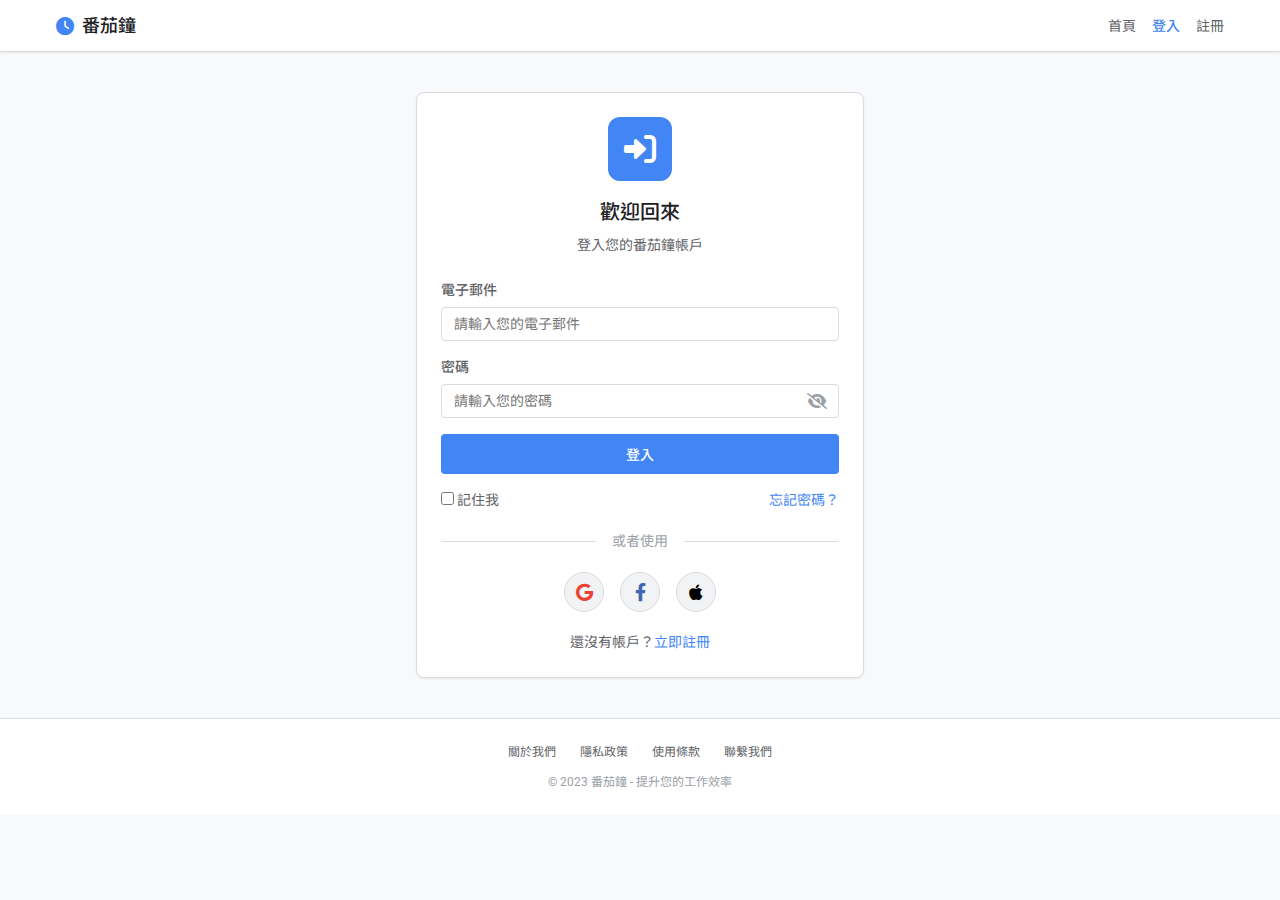
<file: index.html>
<!DOCTYPE html>
<html lang="zh-Hant">
<head>
    <meta charset="UTF-8">
    <meta name="viewport" content="width=device-width, initial-scale=1.0">
    <title>番茄鐘</title>
    <script src="app.js"></script>
    <script>
        window.location.href = 'home.html';
    </script>
</head>
<body>
    <p>正在跳轉到番茄鐘應用...</p>
</body>
</html>
</file>
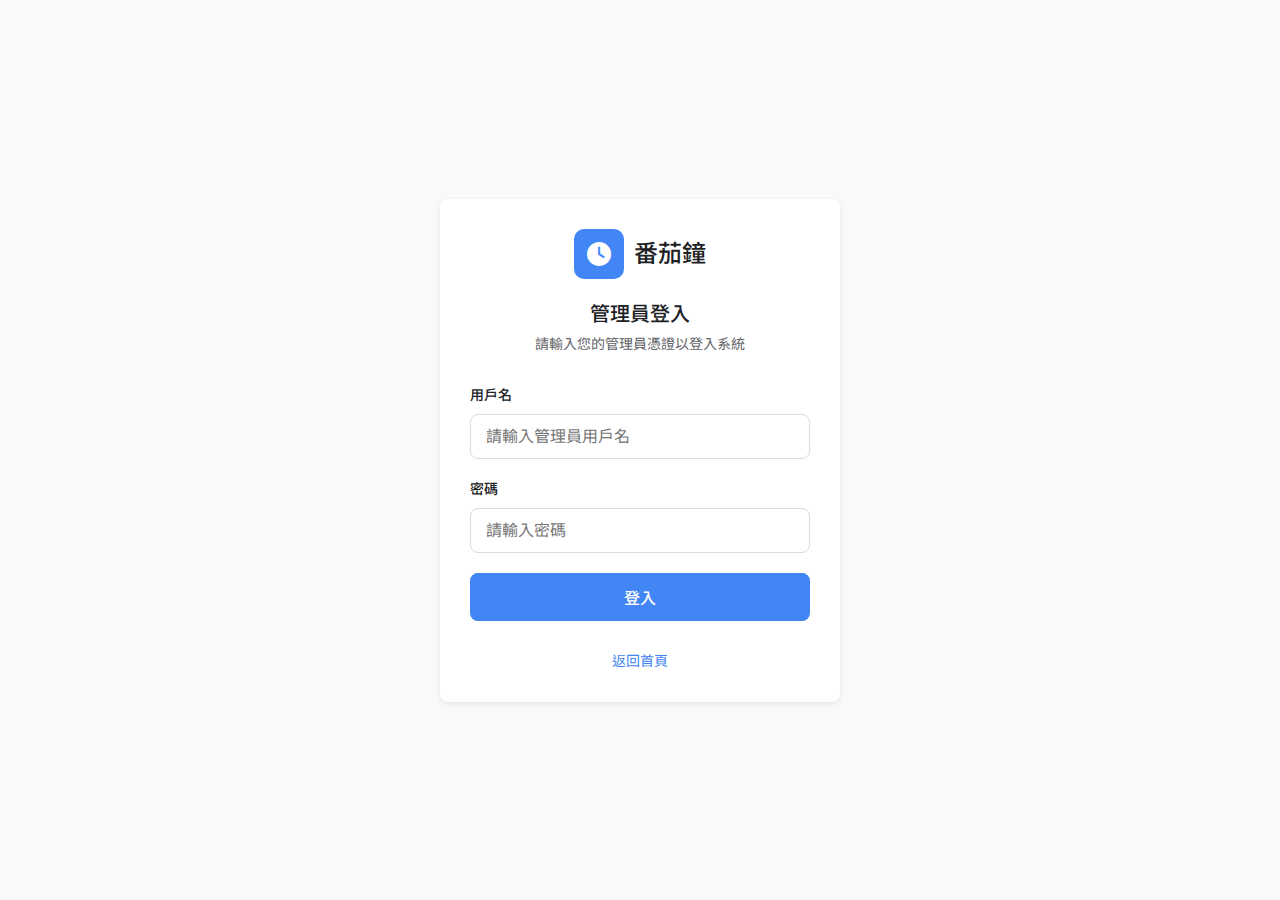
<file: admin-login.html>
<!DOCTYPE html>
<html lang="zh-Hant">
<head>
    <meta charset="UTF-8">
    <meta name="viewport" content="width=device-width, initial-scale=1.0">
    <title>番茄鐘 - 管理員登入</title>
    <link rel="stylesheet" href="styles.css">
    <link rel="stylesheet" href="https://cdnjs.cloudflare.com/ajax/libs/font-awesome/6.0.0-beta3/css/all.min.css">
    <link href="https://fonts.googleapis.com/css2?family=Roboto:wght@300;400;500;700&family=Noto+Sans+TC:wght@300;400;500;700&display=swap" rel="stylesheet">
    <script src="app.js"></script>
    <style>
        body {
            background-color: var(--background-color);
            min-height: 100vh;
            display: flex;
            align-items: center;
            justify-content: center;
        }
        
        .login-container {
            width: 100%;
            max-width: 400px;
            padding: 30px;
            background-color: white;
            border-radius: var(--radius-md);
            box-shadow: var(--shadow-md);
        }
        
        .login-header {
            text-align: center;
            margin-bottom: 30px;
        }
        
        .login-logo {
            display: flex;
            align-items: center;
            justify-content: center;
            margin-bottom: 20px;
        }
        
        .login-logo-icon {
            width: 50px;
            height: 50px;
            background-color: var(--primary-color);
            border-radius: 10px;
            display: flex;
            align-items: center;
            justify-content: center;
            margin-right: 10px;
            font-size: 24px;
            color: white;
        }
        
        .login-logo-text {
            font-size: 24px;
            font-weight: 500;
        }
        
        .login-title {
            font-size: 20px;
            font-weight: 500;
            color: var(--dark-color);
        }
        
        .login-subtitle {
            font-size: 14px;
            color: var(--gray-1);
            margin-top: 5px;
        }
        
        .form-group {
            margin-bottom: 20px;
        }
        
        .form-label {
            display: block;
            margin-bottom: 8px;
            font-size: 14px;
            font-weight: 500;
            color: var(--dark-color);
        }
        
        .form-input {
            width: 100%;
            padding: 12px 15px;
            border: 1px solid var(--gray-3);
            border-radius: var(--radius-md);
            font-size: 16px;
            transition: border-color 0.2s;
        }
        
        .form-input:focus {
            border-color: var(--primary-color);
            outline: none;
        }
        
        .form-input.error {
            border-color: var(--error-color);
        }
        
        .form-error {
            color: var(--error-color);
            font-size: 12px;
            margin-top: 5px;
            display: none;
        }
        
        .form-error.show {
            display: block;
        }
        
        .btn-login {
            width: 100%;
            padding: 12px;
            background-color: var(--primary-color);
            color: white;
            border: none;
            border-radius: var(--radius-md);
            font-size: 16px;
            font-weight: 500;
            cursor: pointer;
            transition: background-color 0.2s;
        }
        
        .btn-login:hover {
            background-color: var(--primary-dark);
        }
        
        .login-footer {
            text-align: center;
            margin-top: 30px;
            font-size: 14px;
            color: var(--gray-1);
        }
        
        .login-footer a {
            color: var(--primary-color);
            text-decoration: none;
        }
        
        .login-footer a:hover {
            text-decoration: underline;
        }
        
        /* 錯誤提示樣式 */
        .alert {
            padding: 12px;
            border-radius: var(--radius-md);
            margin-bottom: 20px;
            display: none;
        }
        
        .alert.error {
            background-color: rgba(235, 87, 87, 0.1);
            color: var(--error-color);
            border: 1px solid rgba(235, 87, 87, 0.3);
        }
        
        .alert.show {
            display: block;
        }
        
        /* 深色模式樣式 */
        body.dark-mode {
            background-color: var(--dark-background);
        }
        
        body.dark-mode .login-container {
            background-color: var(--dark-surface);
        }
        
        body.dark-mode .login-title {
            color: var(--light-color);
        }
        
        body.dark-mode .form-label {
            color: var(--light-color);
        }
        
        body.dark-mode .form-input {
            background-color: var(--dark-surface);
            border-color: var(--dark-border);
            color: var(--light-color);
        }
        
        body.dark-mode .login-footer {
            color: var(--gray-3);
        }
    </style>
</head>
<body>
    <div class="login-container">
        <div class="login-header">
            <div class="login-logo">
                <div class="login-logo-icon">
                    <i class="fas fa-clock"></i>
                </div>
                <div class="login-logo-text">番茄鐘</div>
            </div>
            <h1 class="login-title">管理員登入</h1>
            <p class="login-subtitle">請輸入您的管理員憑證以登入系統</p>
        </div>
        
        <div class="alert error" id="login-error">
            用戶名或密碼錯誤，請重試。
        </div>
        
        <form id="login-form">
            <div class="form-group">
                <label for="username" class="form-label">用戶名</label>
                <input type="text" id="username" class="form-input" placeholder="請輸入管理員用戶名" required>
                <div class="form-error" id="username-error">請輸入有效的用戶名</div>
            </div>
            
            <div class="form-group">
                <label for="password" class="form-label">密碼</label>
                <input type="password" id="password" class="form-input" placeholder="請輸入密碼" required>
                <div class="form-error" id="password-error">請輸入有效的密碼</div>
            </div>
            
            <button type="submit" class="btn-login">登入</button>
        </form>
        
        <div class="login-footer">
            <a href="index.html">返回首頁</a>
        </div>
    </div>
    
    <script>
        document.addEventListener('DOMContentLoaded', function() {
            // 檢查並應用深色模式設置
            const isDarkMode = localStorage.getItem('darkMode') === 'true';
            if (isDarkMode) {
                document.body.classList.add('dark-mode');
            }
            
            const loginForm = document.getElementById('login-form');
            const usernameInput = document.getElementById('username');
            const passwordInput = document.getElementById('password');
            const loginError = document.getElementById('login-error');
            
            // 登入表單提交
            loginForm.addEventListener('submit', function(e) {
                e.preventDefault();
                
                const username = usernameInput.value.trim();
                const password = passwordInput.value.trim();
                
                // 簡單的表單驗證
                let isValid = true;
                
                if (!username) {
                    document.getElementById('username-error').classList.add('show');
                    usernameInput.classList.add('error');
                    isValid = false;
                } else {
                    document.getElementById('username-error').classList.remove('show');
                    usernameInput.classList.remove('error');
                }
                
                if (!password) {
                    document.getElementById('password-error').classList.add('show');
                    passwordInput.classList.add('error');
                    isValid = false;
                } else {
                    document.getElementById('password-error').classList.remove('show');
                    passwordInput.classList.remove('error');
                }
                
                if (!isValid) {
                    return;
                }
                
                // 驗證管理員憑證
                if (PomodoroApp.adminLogin(username, password)) {
                    // 登入成功，重定向到管理後台
                    window.location.href = 'admin.html';
                } else {
                    // 登入失敗，顯示錯誤訊息
                    loginError.classList.add('show');
                    setTimeout(() => {
                        loginError.classList.remove('show');
                    }, 3000);
                }
            });
            
            // 輸入框獲得焦點時清除錯誤狀態
            usernameInput.addEventListener('focus', function() {
                this.classList.remove('error');
                document.getElementById('username-error').classList.remove('show');
                loginError.classList.remove('show');
            });
            
            passwordInput.addEventListener('focus', function() {
                this.classList.remove('error');
                document.getElementById('password-error').classList.remove('show');
                loginError.classList.remove('show');
            });
        });
    </script>
</body>
</html>
</file>
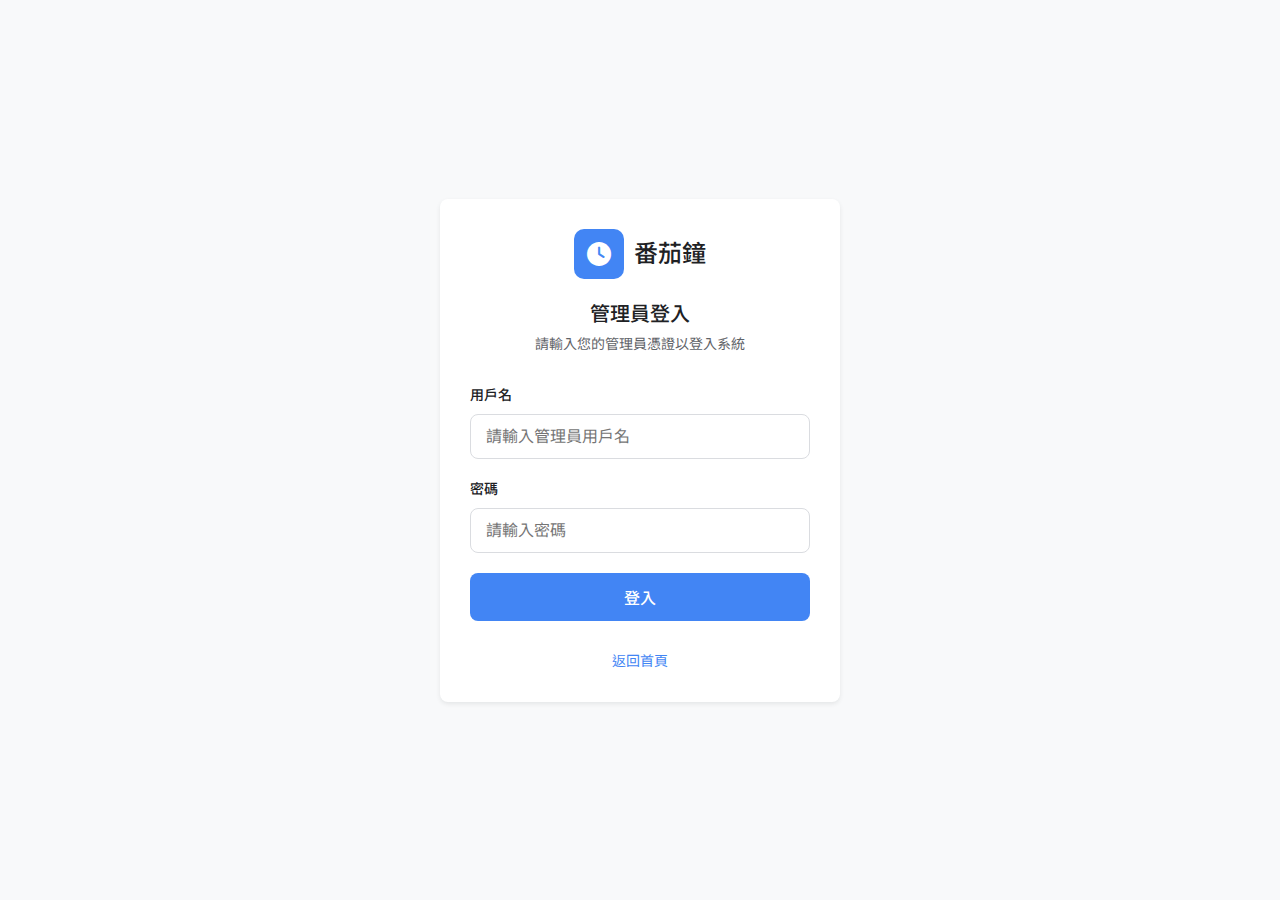
<file: admin-users.html>
<!DOCTYPE html>
<html lang="zh-Hant">
<head>
    <meta charset="UTF-8">
    <meta name="viewport" content="width=device-width, initial-scale=1.0">
    <title>番茄鐘 - 用戶管理</title>
    <link rel="stylesheet" href="styles.css">
    <link rel="stylesheet" href="https://cdnjs.cloudflare.com/ajax/libs/font-awesome/6.0.0-beta3/css/all.min.css">
    <link href="https://fonts.googleapis.com/css2?family=Roboto:wght@300;400;500;700&family=Noto+Sans+TC:wght@300;400;500;700&display=swap" rel="stylesheet">
    <script src="app.js"></script>
    <style>
        /* 後台特定樣式 */
        .admin-layout {
            display: flex;
            min-height: 100vh;
        }
        
        .admin-sidebar {
            width: 250px;
            background-color: var(--dark-color);
            color: white;
            padding: 20px 0;
            flex-shrink: 0;
        }
        
        .admin-logo {
            display: flex;
            align-items: center;
            padding: 0 20px;
            margin-bottom: 30px;
        }
        
        .admin-logo-icon {
            width: 40px;
            height: 40px;
            background-color: var(--primary-color);
            border-radius: 8px;
            display: flex;
            align-items: center;
            justify-content: center;
            margin-right: 10px;
            font-size: 20px;
        }
        
        .admin-logo-text {
            font-size: 18px;
            font-weight: 500;
        }
        
        .admin-menu {
            list-style: none;
            padding: 0;
            margin: 0;
        }
        
        .admin-menu-item {
            padding: 12px 20px;
            display: flex;
            align-items: center;
            cursor: pointer;
            transition: background-color 0.2s;
        }
        
        .admin-menu-item:hover {
            background-color: rgba(255, 255, 255, 0.1);
        }
        
        .admin-menu-item.active {
            background-color: var(--primary-color);
        }
        
        .admin-menu-icon {
            margin-right: 12px;
            width: 20px;
            text-align: center;
        }
        
        .admin-content {
            flex: 1;
            padding: 20px;
            background-color: var(--background-color);
            overflow-y: auto;
        }
        
        .admin-header {
            display: flex;
            justify-content: space-between;
            align-items: center;
            padding-bottom: 20px;
            margin-bottom: 20px;
            border-bottom: 1px solid var(--gray-3);
        }
        
        .admin-title {
            font-size: 24px;
            font-weight: 500;
        }
        
        .admin-user {
            display: flex;
            align-items: center;
        }
        
        .admin-avatar {
            width: 36px;
            height: 36px;
            border-radius: 50%;
            background-color: var(--primary-color);
            color: white;
            display: flex;
            align-items: center;
            justify-content: center;
            margin-right: 10px;
        }
        
        .admin-username {
            margin-right: 15px;
        }
        
        .admin-logout {
            color: var(--error-color);
            cursor: pointer;
        }
        
        .admin-card {
            background-color: white;
            border-radius: var(--radius-md);
            box-shadow: var(--shadow-sm);
            padding: 20px;
            margin-bottom: 20px;
        }
        
        .admin-card-header {
            display: flex;
            justify-content: space-between;
            align-items: center;
            margin-bottom: 15px;
        }
        
        .admin-card-title {
            font-size: 18px;
            font-weight: 500;
        }
        
        .admin-table {
            width: 100%;
            border-collapse: collapse;
        }
        
        .admin-table th,
        .admin-table td {
            padding: 12px 15px;
            text-align: left;
            border-bottom: 1px solid var(--gray-3);
        }
        
        .admin-table th {
            font-weight: 500;
            color: var(--gray-1);
            background-color: var(--gray-5);
        }
        
        .admin-table tr:hover {
            background-color: var(--gray-5);
        }
        
        .admin-table-actions {
            display: flex;
            gap: 10px;
        }
        
        .admin-action-btn {
            width: 30px;
            height: 30px;
            border-radius: 50%;
            display: flex;
            align-items: center;
            justify-content: center;
            background-color: var(--gray-5);
            color: var(--gray-1);
            cursor: pointer;
            transition: all 0.2s;
        }
        
        .admin-action-btn:hover {
            background-color: var(--primary-color);
            color: white;
        }
        
        .admin-action-btn.delete:hover {
            background-color: var(--error-color);
        }
        
        .admin-pagination {
            display: flex;
            justify-content: center;
            margin-top: 20px;
        }
        
        .admin-pagination-item {
            width: 36px;
            height: 36px;
            display: flex;
            align-items: center;
            justify-content: center;
            border-radius: var(--radius-sm);
            margin: 0 5px;
            cursor: pointer;
            transition: all 0.2s;
        }
        
        .admin-pagination-item:hover {
            background-color: var(--gray-4);
        }
        
        .admin-pagination-item.active {
            background-color: var(--primary-color);
            color: white;
        }
        
        .admin-search {
            display: flex;
            margin-bottom: 20px;
        }
        
        .admin-search-input {
            flex: 1;
            padding: 10px 15px;
            border: 1px solid var(--gray-3);
            border-radius: var(--radius-sm) 0 0 var(--radius-sm);
            font-size: 14px;
        }
        
        .admin-search-btn {
            padding: 10px 15px;
            background-color: var(--primary-color);
            color: white;
            border: none;
            border-radius: 0 var(--radius-sm) var(--radius-sm) 0;
            cursor: pointer;
        }
        
        .admin-filters {
            display: flex;
            gap: 15px;
            margin-bottom: 20px;
        }
        
        .admin-filter-select {
            padding: 8px 12px;
            border: 1px solid var(--gray-3);
            border-radius: var(--radius-sm);
            background-color: white;
            font-size: 14px;
        }
        
        .admin-badge {
            display: inline-block;
            padding: 4px 8px;
            border-radius: 12px;
            font-size: 12px;
            font-weight: 500;
        }
        
        .admin-badge.active {
            background-color: rgba(52, 168, 83, 0.1);
            color: var(--success-color);
        }
        
        .admin-badge.inactive {
            background-color: rgba(234, 67, 53, 0.1);
            color: var(--error-color);
        }
        
        .admin-badge.social {
            background-color: rgba(66, 133, 244, 0.1);
            color: var(--primary-color);
        }
        
        /* 深色模式 */
        body.dark-mode .admin-content {
            background-color: #121212;
        }
        
        body.dark-mode .admin-card {
            background-color: #1e1e1e;
            color: var(--gray-4);
        }
        
        body.dark-mode .admin-table th {
            background-color: #2a2a2a;
            color: var(--gray-4);
        }
        
        body.dark-mode .admin-table td {
            border-bottom-color: #2a2a2a;
        }
        
        body.dark-mode .admin-table tr:hover {
            background-color: #2a2a2a;
        }
        
        body.dark-mode .admin-action-btn {
            background-color: #2a2a2a;
            color: var(--gray-4);
        }
        
        body.dark-mode .admin-search-input,
        body.dark-mode .admin-filter-select {
            background-color: #1e1e1e;
            border-color: #2a2a2a;
            color: var(--gray-4);
        }
        
        @media (max-width: 768px) {
            .admin-layout {
                flex-direction: column;
            }
            
            .admin-sidebar {
                width: 100%;
                padding: 10px 0;
            }
            
            .admin-menu-item {
                padding: 10px 15px;
            }
            
            .admin-content {
                padding: 15px;
            }
        }
    </style>
</head>
<body>
    <div class="admin-layout">
        <!-- 側邊欄 -->
        <div class="admin-sidebar">
            <div class="admin-logo">
                <div class="admin-logo-icon">
                    <i class="fas fa-clock"></i>
                </div>
                <div class="admin-logo-text">番茄鐘管理後台</div>
            </div>
            
            <ul class="admin-menu">
                <li class="admin-menu-item" data-page="dashboard">
                    <span class="admin-menu-icon"><i class="fas fa-tachometer-alt"></i></span>
                    <span>儀表板</span>
                </li>
                <li class="admin-menu-item active" data-page="users">
                    <span class="admin-menu-icon"><i class="fas fa-users"></i></span>
                    <span>用戶管理</span>
                </li>
                <li class="admin-menu-item" data-page="tasks">
                    <span class="admin-menu-icon"><i class="fas fa-tasks"></i></span>
                    <span>任務管理</span>
                </li>
                <li class="admin-menu-item" data-page="stats">
                    <span class="admin-menu-icon"><i class="fas fa-chart-bar"></i></span>
                    <span>統計分析</span>
                </li>
                <li class="admin-menu-item" data-page="settings">
                    <span class="admin-menu-icon"><i class="fas fa-cog"></i></span>
                    <span>系統設置</span>
                </li>
                <li class="admin-menu-item" data-page="logs">
                    <span class="admin-menu-icon"><i class="fas fa-history"></i></span>
                    <span>系統日誌</span>
                </li>
            </ul>
        </div>
        
        <!-- 主要內容 -->
        <div class="admin-content">
            <div class="admin-header">
                <h1 class="admin-title">用戶管理</h1>
                <div class="admin-user">
                    <div class="admin-avatar">
                        <i class="fas fa-user"></i>
                    </div>
                    <span class="admin-username">管理員</span>
                    <span class="admin-logout"><i class="fas fa-sign-out-alt"></i> 登出</span>
                </div>
            </div>
            
            <!-- 搜索和篩選 -->
            <div class="admin-search">
                <input type="text" class="admin-search-input" placeholder="搜索用戶名、電子郵件或 ID...">
                <button class="admin-search-btn"><i class="fas fa-search"></i></button>
            </div>
            
            <div class="admin-filters">
                <select class="admin-filter-select">
                    <option value="">所有狀態</option>
                    <option value="active">活躍</option>
                    <option value="inactive">非活躍</option>
                </select>
                
                <select class="admin-filter-select">
                    <option value="">所有註冊類型</option>
                    <option value="email">電子郵件</option>
                    <option value="google">Google</option>
                    <option value="facebook">Facebook</option>
                    <option value="apple">Apple</option>
                </select>
                
                <select class="admin-filter-select">
                    <option value="">註冊日期</option>
                    <option value="today">今天</option>
                    <option value="week">本週</option>
                    <option value="month">本月</option>
                    <option value="year">今年</option>
                </select>
            </div>
            
            <!-- 用戶列表 -->
            <div class="admin-card">
                <div class="admin-card-header">
                    <h2 class="admin-card-title">用戶列表</h2>
                    <button class="btn btn-primary"><i class="fas fa-plus"></i> 新增用戶</button>
                </div>
                
                <table class="admin-table">
                    <thead>
                        <tr>
                            <th>ID</th>
                            <th>名稱</th>
                            <th>電子郵件</th>
                            <th>註冊類型</th>
                            <th>註冊時間</th>
                            <th>狀態</th>
                            <th>操作</th>
                        </tr>
                    </thead>
                    <tbody>
                        <tr>
                            <td>user_1234</td>
                            <td>張小明</td>
                            <td>zhang@example.com</td>
                            <td><span class="admin-badge social">Google</span></td>
                            <td>2023-05-15 14:30</td>
                            <td><span class="admin-badge active">活躍</span></td>
                            <td>
                                <div class="admin-table-actions">
                                    <div class="admin-action-btn">
                                        <i class="fas fa-eye"></i>
                                    </div>
                                    <div class="admin-action-btn">
                                        <i class="fas fa-edit"></i>
                                    </div>
                                    <div class="admin-action-btn delete">
                                        <i class="fas fa-trash"></i>
                                    </div>
                                </div>
                            </td>
                        </tr>
                        <tr>
                            <td>user_1235</td>
                            <td>李小華</td>
                            <td>li@example.com</td>
                            <td><span class="admin-badge">電子郵件</span></td>
                            <td>2023-05-14 09:45</td>
                            <td><span class="admin-badge active">活躍</span></td>
                            <td>
                                <div class="admin-table-actions">
                                    <div class="admin-action-btn">
                                        <i class="fas fa-eye"></i>
                                    </div>
                                    <div class="admin-action-btn">
                                        <i class="fas fa-edit"></i>
                                    </div>
                                    <div class="admin-action-btn delete">
                                        <i class="fas fa-trash"></i>
                                    </div>
                                </div>
                            </td>
                        </tr>
                        <tr>
                            <td>user_1236</td>
                            <td>王大力</td>
                            <td>wang@example.com</td>
                            <td><span class="admin-badge social">Facebook</span></td>
                            <td>2023-05-13 16:20</td>
                            <td><span class="admin-badge active">活躍</span></td>
                            <td>
                                <div class="admin-table-actions">
                                    <div class="admin-action-btn">
                                        <i class="fas fa-eye"></i>
                                    </div>
                                    <div class="admin-action-btn">
                                        <i class="fas fa-edit"></i>
                                    </div>
                                    <div class="admin-action-btn delete">
                                        <i class="fas fa-trash"></i>
                                    </div>
                                </div>
                            </td>
                        </tr>
                        <tr>
                            <td>user_1237</td>
                            <td>陳小芳</td>
                            <td>chen@example.com</td>
                            <td><span class="admin-badge">電子郵件</span></td>
                            <td>2023-05-12 11:10</td>
                            <td><span class="admin-badge inactive">非活躍</span></td>
                            <td>
                                <div class="admin-table-actions">
                                    <div class="admin-action-btn">
                                        <i class="fas fa-eye"></i>
                                    </div>
                                    <div class="admin-action-btn">
                                        <i class="fas fa-edit"></i>
                                    </div>
                                    <div class="admin-action-btn delete">
                                        <i class="fas fa-trash"></i>
                                    </div>
                                </div>
                            </td>
                        </tr>
                        <tr>
                            <td>user_1238</td>
                            <td>林小雨</td>
                            <td>lin@example.com</td>
                            <td><span class="admin-badge social">Apple</span></td>
                            <td>2023-05-11 08:55</td>
                            <td><span class="admin-badge inactive">非活躍</span></td>
                            <td>
                                <div class="admin-table-actions">
                                    <div class="admin-action-btn">
                                        <i class="fas fa-eye"></i>
                                    </div>
                                    <div class="admin-action-btn">
                                        <i class="fas fa-edit"></i>
                                    </div>
                                    <div class="admin-action-btn delete">
                                        <i class="fas fa-trash"></i>
                                    </div>
                                </div>
                            </td>
                        </tr>
                        <tr>
                            <td>user_1239</td>
                            <td>趙明明</td>
                            <td>zhao@example.com</td>
                            <td><span class="admin-badge">電子郵件</span></td>
                            <td>2023-05-10 14:22</td>
                            <td><span class="admin-badge active">活躍</span></td>
                            <td>
                                <div class="admin-table-actions">
                                    <div class="admin-action-btn">
                                        <i class="fas fa-eye"></i>
                                    </div>
                                    <div class="admin-action-btn">
                                        <i class="fas fa-edit"></i>
                                    </div>
                                    <div class="admin-action-btn delete">
                                        <i class="fas fa-trash"></i>
                                    </div>
                                </div>
                            </td>
                        </tr>
                        <tr>
                            <td>user_1240</td>
                            <td>劉小軍</td>
                            <td>liu@example.com</td>
                            <td><span class="admin-badge social">Google</span></td>
                            <td>2023-05-09 09:15</td>
                            <td><span class="admin-badge active">活躍</span></td>
                            <td>
                                <div class="admin-table-actions">
                                    <div class="admin-action-btn">
                                        <i class="fas fa-eye"></i>
                                    </div>
                                    <div class="admin-action-btn">
                                        <i class="fas fa-edit"></i>
                                    </div>
                                    <div class="admin-action-btn delete">
                                        <i class="fas fa-trash"></i>
                                    </div>
                                </div>
                            </td>
                        </tr>
                        <tr>
                            <td>user_1241</td>
                            <td>楊小花</td>
                            <td>yang@example.com</td>
                            <td><span class="admin-badge">電子郵件</span></td>
                            <td>2023-05-08 16:40</td>
                            <td><span class="admin-badge inactive">非活躍</span></td>
                            <td>
                                <div class="admin-table-actions">
                                    <div class="admin-action-btn">
                                        <i class="fas fa-eye"></i>
                                    </div>
                                    <div class="admin-action-btn">
                                        <i class="fas fa-edit"></i>
                                    </div>
                                    <div class="admin-action-btn delete">
                                        <i class="fas fa-trash"></i>
                                    </div>
                                </div>
                            </td>
                        </tr>
                    </tbody>
                </table>
                
                <div class="admin-pagination">
                    <div class="admin-pagination-item">
                        <i class="fas fa-chevron-left"></i>
                    </div>
                    <div class="admin-pagination-item active">1</div>
                    <div class="admin-pagination-item">2</div>
                    <div class="admin-pagination-item">3</div>
                    <div class="admin-pagination-item">4</div>
                    <div class="admin-pagination-item">5</div>
                    <div class="admin-pagination-item">
                        <i class="fas fa-chevron-right"></i>
                    </div>
                </div>
            </div>
        </div>
    </div>
    
    <script>
        document.addEventListener('DOMContentLoaded', function() {
            // 檢查是否是管理員
            const isAdmin = checkAdminStatus();
            if (!isAdmin) {
                window.location.href = 'admin-login.html';
                return;
            }
            
            // 檢查並應用深色模式設置
            const isDarkMode = localStorage.getItem('darkMode') === 'true';
            if (isDarkMode) {
                document.body.classList.add('dark-mode');
            }
            
            // 側邊欄菜單點擊事件
            const menuItems = document.querySelectorAll('.admin-menu-item');
            menuItems.forEach(item => {
                item.addEventListener('click', function() {
                    const page = this.getAttribute('data-page');
                    
                    // 跳轉到主管理頁面並通過參數指定要顯示的內容
                    window.location.href = `admin.html?page=${page}`;
                });
            });
            
            // 登出按鈕點擊事件
            const logoutBtn = document.querySelector('.admin-logout');
            logoutBtn.addEventListener('click', function() {
                if (confirm('確定要登出管理後台嗎？')) {
                    // 清除管理員狀態
                    localStorage.removeItem('adminLoggedIn');
                    window.location.href = 'admin-login.html';
                }
            });
            
            // 搜索按鈕點擊事件
            const searchBtn = document.querySelector('.admin-search-btn');
            searchBtn.addEventListener('click', function() {
                const searchInput = document.querySelector('.admin-search-input');
                const searchValue = searchInput.value.trim();
                
                if (searchValue) {
                    // 在實際應用中，這裡應該調用 API 進行搜索
                    console.log('搜索用戶:', searchValue);
                    alert('搜索功能尚未實現');
                }
            });
            
            // 篩選下拉框變更事件
            const filterSelects = document.querySelectorAll('.admin-filter-select');
            filterSelects.forEach(select => {
                select.addEventListener('change', function() {
                    // 在實際應用中，這裡應該調用 API 進行篩選
                    console.log('篩選條件變更:', this.value);
                    alert('篩選功能尚未實現');
                });
            });
            
            // 操作按鈕點擊事件
            const actionBtns = document.querySelectorAll('.admin-action-btn');
            actionBtns.forEach(btn => {
                btn.addEventListener('click', function() {
                    const action = this.classList.contains('delete') ? 'delete' : 
                                  this.querySelector('i').classList.contains('fa-eye') ? 'view' : 'edit';
                    
                    const row = this.closest('tr');
                    const userId = row.cells[0].textContent;
                    const userName = row.cells[1].textContent;
                    
                    switch(action) {
                        case 'view':
                            alert(`查看用戶詳情: ${userName} (${userId})`);
                            break;
                        case 'edit':
                            alert(`編輯用戶: ${userName} (${userId})`);
                            break;
                        case 'delete':
                            if (confirm(`確定要刪除用戶 ${userName} (${userId}) 嗎？`)) {
                                alert(`用戶刪除功能尚未實現`);
                            }
                            break;
                    }
                });
            });
            
            // 分頁按鈕點擊事件
            const paginationItems = document.querySelectorAll('.admin-pagination-item');
            paginationItems.forEach(item => {
                item.addEventListener('click', function() {
                    if (!this.classList.contains('active') && !this.querySelector('i')) {
                        paginationItems.forEach(i => i.classList.remove('active'));
                        this.classList.add('active');
                        
                        // 在實際應用中，這裡應該調用 API 獲取對應頁碼的數據
                        alert(`切換到第 ${this.textContent} 頁`);
                    } else if (this.querySelector('i.fa-chevron-left')) {
                        // 上一頁
                        alert('上一頁功能尚未實現');
                    } else if (this.querySelector('i.fa-chevron-right')) {
                        // 下一頁
                        alert('下一頁功能尚未實現');
                    }
                });
            });
            
            // 新增用戶按鈕點擊事件
            const addUserBtn = document.querySelector('.btn-primary');
            addUserBtn.addEventListener('click', function() {
                alert('新增用戶功能尚未實現');
            });
            
            // 檢查管理員狀態
            function checkAdminStatus() {
                // 這裡應該有更嚴格的驗證，例如檢查 JWT 令牌
                return localStorage.getItem('adminLoggedIn') === 'true';
            }
        });
    </script>
</body>
</html>
</file>
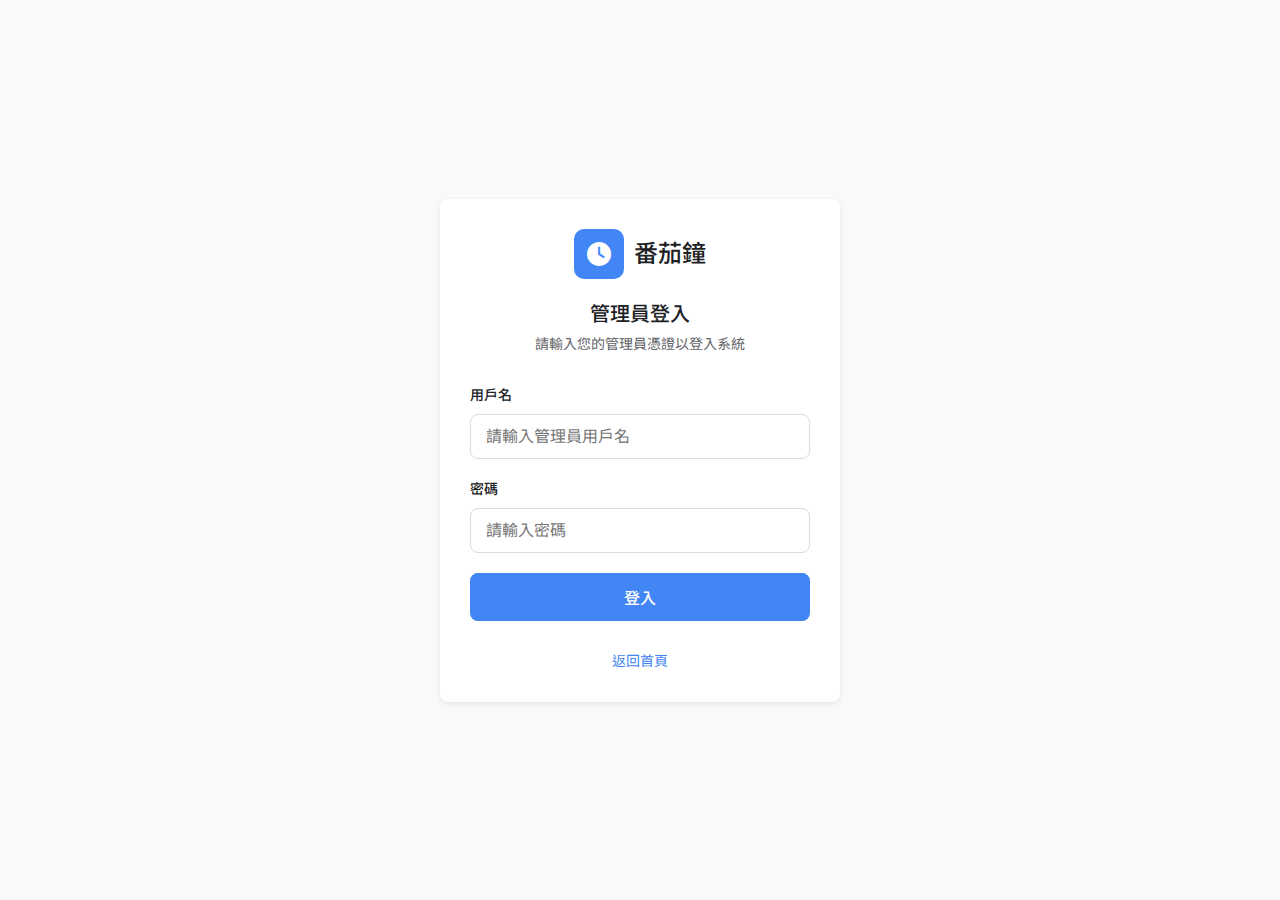
<file: admin.html>
<!DOCTYPE html>
<html lang="zh-Hant">
<head>
    <meta charset="UTF-8">
    <meta name="viewport" content="width=device-width, initial-scale=1.0">
    <title>番茄鐘 - 管理後台</title>
    <link rel="stylesheet" href="styles.css">
    <link rel="stylesheet" href="https://cdnjs.cloudflare.com/ajax/libs/font-awesome/6.0.0-beta3/css/all.min.css">
    <link href="https://fonts.googleapis.com/css2?family=Roboto:wght@300;400;500;700&family=Noto+Sans+TC:wght@300;400;500;700&display=swap" rel="stylesheet">
    <script src="app.js"></script>
    <style>
        /* 後台特定樣式 */
        .admin-layout {
            display: flex;
            min-height: 100vh;
        }
        
        .admin-sidebar {
            width: 250px;
            background-color: var(--dark-color);
            color: white;
            padding: 20px 0;
            flex-shrink: 0;
        }
        
        .admin-logo {
            display: flex;
            align-items: center;
            padding: 0 20px;
            margin-bottom: 30px;
        }
        
        .admin-logo-icon {
            width: 40px;
            height: 40px;
            background-color: var(--primary-color);
            border-radius: 8px;
            display: flex;
            align-items: center;
            justify-content: center;
            margin-right: 10px;
            font-size: 20px;
        }
        
        .admin-logo-text {
            font-size: 18px;
            font-weight: 500;
        }
        
        .admin-menu {
            list-style: none;
            padding: 0;
            margin: 0;
        }
        
        .admin-menu-item {
            padding: 12px 20px;
            display: flex;
            align-items: center;
            cursor: pointer;
            transition: background-color 0.2s;
        }
        
        .admin-menu-item:hover {
            background-color: rgba(255, 255, 255, 0.1);
        }
        
        .admin-menu-item.active {
            background-color: var(--primary-color);
        }
        
        .admin-menu-icon {
            margin-right: 12px;
            width: 20px;
            text-align: center;
        }
        
        .admin-content {
            flex: 1;
            padding: 20px;
            background-color: var(--background-color);
            overflow-y: auto;
        }
        
        .admin-header {
            display: flex;
            justify-content: space-between;
            align-items: center;
            padding-bottom: 20px;
            margin-bottom: 20px;
            border-bottom: 1px solid var(--gray-3);
        }
        
        .admin-title {
            font-size: 24px;
            font-weight: 500;
        }
        
        .admin-user {
            display: flex;
            align-items: center;
        }
        
        .admin-avatar {
            width: 36px;
            height: 36px;
            border-radius: 50%;
            background-color: var(--primary-color);
            color: white;
            display: flex;
            align-items: center;
            justify-content: center;
            margin-right: 10px;
        }
        
        .admin-username {
            margin-right: 15px;
        }
        
        .admin-logout {
            color: var(--error-color);
            cursor: pointer;
        }
        
        .admin-card {
            background-color: white;
            border-radius: var(--radius-md);
            box-shadow: var(--shadow-sm);
            padding: 20px;
            margin-bottom: 20px;
        }
        
        .admin-card-header {
            display: flex;
            justify-content: space-between;
            align-items: center;
            margin-bottom: 15px;
        }
        
        .admin-card-title {
            font-size: 18px;
            font-weight: 500;
        }
        
        .admin-stats {
            display: grid;
            grid-template-columns: repeat(auto-fill, minmax(240px, 1fr));
            gap: 20px;
            margin-bottom: 30px;
        }
        
        .admin-stat-card {
            background-color: white;
            border-radius: var(--radius-md);
            box-shadow: var(--shadow-sm);
            padding: 20px;
            display: flex;
            align-items: center;
        }
        
        .admin-stat-icon {
            width: 50px;
            height: 50px;
            border-radius: var(--radius-md);
            display: flex;
            align-items: center;
            justify-content: center;
            margin-right: 15px;
            font-size: 24px;
            color: white;
        }
        
        .admin-stat-icon.users {
            background-color: var(--primary-color);
        }
        
        .admin-stat-icon.tasks {
            background-color: var(--secondary-color);
        }
        
        .admin-stat-icon.pomodoros {
            background-color: var(--warning-color);
        }
        
        .admin-stat-icon.active {
            background-color: var(--success-color);
        }
        
        .admin-stat-content {
            flex: 1;
        }
        
        .admin-stat-value {
            font-size: 24px;
            font-weight: 700;
            margin-bottom: 5px;
        }
        
        .admin-stat-label {
            font-size: 14px;
            color: var(--gray-1);
        }
        
        .admin-table {
            width: 100%;
            border-collapse: collapse;
        }
        
        .admin-table th,
        .admin-table td {
            padding: 12px 15px;
            text-align: left;
            border-bottom: 1px solid var(--gray-3);
        }
        
        .admin-table th {
            font-weight: 500;
            color: var(--gray-1);
            background-color: var(--gray-5);
        }
        
        .admin-table tr:hover {
            background-color: var(--gray-5);
        }
        
        .admin-table-actions {
            display: flex;
            gap: 10px;
        }
        
        .admin-action-btn {
            width: 30px;
            height: 30px;
            border-radius: 50%;
            display: flex;
            align-items: center;
            justify-content: center;
            background-color: var(--gray-5);
            color: var(--gray-1);
            cursor: pointer;
            transition: all 0.2s;
        }
        
        .admin-action-btn:hover {
            background-color: var(--primary-color);
            color: white;
        }
        
        .admin-action-btn.delete:hover {
            background-color: var(--error-color);
        }
        
        .admin-pagination {
            display: flex;
            justify-content: center;
            margin-top: 20px;
        }
        
        .admin-pagination-item {
            width: 36px;
            height: 36px;
            display: flex;
            align-items: center;
            justify-content: center;
            border-radius: var(--radius-sm);
            margin: 0 5px;
            cursor: pointer;
            transition: all 0.2s;
        }
        
        .admin-pagination-item:hover {
            background-color: var(--gray-4);
        }
        
        .admin-pagination-item.active {
            background-color: var(--primary-color);
            color: white;
        }
        
        /* 深色模式 */
        body.dark-mode .admin-content {
            background-color: #121212;
        }
        
        body.dark-mode .admin-card,
        body.dark-mode .admin-stat-card {
            background-color: #1e1e1e;
            color: var(--gray-4);
        }
        
        body.dark-mode .admin-table th {
            background-color: #2a2a2a;
            color: var(--gray-4);
        }
        
        body.dark-mode .admin-table td {
            border-bottom-color: #2a2a2a;
        }
        
        body.dark-mode .admin-table tr:hover {
            background-color: #2a2a2a;
        }
        
        body.dark-mode .admin-action-btn {
            background-color: #2a2a2a;
            color: var(--gray-4);
        }
        
        /* 深色模式下的表單元素 */
        body.dark-mode .admin-search-input,
        body.dark-mode .admin-filter-select,
        body.dark-mode .settings-input,
        body.dark-mode .settings-textarea,
        body.dark-mode .settings-select {
            background-color: #2a2a2a;
            border-color: #5F6368;
            color: var(--gray-4);
        }
        
        /* 深色模式下的徽章 */
        body.dark-mode .admin-badge {
            background-color: #3C4043;
        }
        
        body.dark-mode .admin-badge.active {
            background-color: var(--success-color);
        }
        
        body.dark-mode .admin-badge.inactive {
            background-color: var(--gray-1);
        }
        
        body.dark-mode .admin-badge.social {
            background-color: var(--primary-color);
        }
        
        body.dark-mode .admin-badge.completed {
            background-color: var(--success-color);
        }
        
        body.dark-mode .admin-badge.in-progress {
            background-color: var(--warning-color);
        }
        
        body.dark-mode .admin-badge.pending {
            background-color: var(--gray-1);
        }
        
        body.dark-mode .admin-badge.info {
            background-color: var(--primary-color);
        }
        
        body.dark-mode .admin-badge.warning {
            background-color: var(--warning-color);
        }
        
        body.dark-mode .admin-badge.error {
            background-color: var(--error-color);
        }
        
        /* 深色模式下的設置項 */
        body.dark-mode .settings-section-title {
            color: var(--gray-4);
        }
        
        body.dark-mode .settings-item-label {
            color: var(--gray-4);
        }
        
        .admin-dark-mode-toggle {
            width: 36px;
            height: 36px;
            border-radius: 50%;
            background-color: var(--gray-5);
            color: var(--gray-1);
            display: flex;
            align-items: center;
            justify-content: center;
            margin-right: 15px;
            cursor: pointer;
            transition: all 0.2s;
        }
        
        .admin-dark-mode-toggle:hover {
            background-color: var(--gray-3);
        }
        
        body.dark-mode .admin-dark-mode-toggle {
            background-color: #3C4043;
            color: #E8EAED;
        }
        
        body.dark-mode .admin-dark-mode-toggle:hover {
            background-color: #5F6368;
        }
        
        /* 模態框樣式 */
        .admin-modal {
            position: fixed;
            top: 0;
            left: 0;
            right: 0;
            bottom: 0;
            background-color: rgba(0, 0, 0, 0.5);
            display: flex;
            align-items: center;
            justify-content: center;
            z-index: 1000;
        }
        
        .admin-modal-content {
            background-color: white;
            border-radius: var(--radius-md);
            box-shadow: var(--shadow-lg);
            width: 90%;
            max-width: 600px;
            max-height: 90vh;
            overflow-y: auto;
        }
        
        .admin-modal-header {
            padding: 15px 20px;
            border-bottom: 1px solid var(--gray-3);
            display: flex;
            justify-content: space-between;
            align-items: center;
        }
        
        .admin-modal-header h2 {
            font-size: 20px;
            font-weight: 500;
            margin: 0;
        }
        
        .admin-modal-close {
            font-size: 24px;
            color: var(--gray-1);
            cursor: pointer;
            line-height: 1;
        }
        
        .admin-modal-body {
            padding: 20px;
        }
        
        .admin-modal-footer {
            padding: 15px 20px;
            border-top: 1px solid var(--gray-3);
            display: flex;
            justify-content: flex-end;
            gap: 10px;
        }
        
        /* 詳情項樣式 */
        .admin-detail-item {
            display: flex;
            margin-bottom: 15px;
        }
        
        .admin-detail-label {
            width: 120px;
            font-weight: 500;
            color: var(--gray-1);
            flex-shrink: 0;
        }
        
        .admin-detail-value {
            flex: 1;
        }
        
        /* 深色模式下的模態框樣式 */
        body.dark-mode .admin-modal-content {
            background-color: #1e1e1e;
            color: var(--gray-4);
        }
        
        body.dark-mode .admin-modal-header {
            border-bottom-color: #5F6368;
        }
        
        body.dark-mode .admin-modal-footer {
            border-top-color: #5F6368;
        }
        
        body.dark-mode .admin-modal-close {
            color: var(--gray-4);
        }
        
        body.dark-mode .admin-detail-label {
            color: var(--gray-3);
        }
        
        /* 禁用的分頁按鈕樣式 */
        .admin-pagination-item.disabled {
            opacity: 0.5;
            cursor: not-allowed;
        }
        
        .admin-pagination-item.disabled:hover {
            background-color: transparent;
        }
        
        @media (max-width: 768px) {
            .admin-layout {
                flex-direction: column;
            }
            
            .admin-sidebar {
                width: 100%;
                padding: 10px 0;
            }
            
            .admin-menu-item {
                padding: 10px 15px;
            }
            
            .admin-content {
                padding: 15px;
            }
            
            .admin-stats {
                grid-template-columns: 1fr;
            }
        }
    </style>
</head>
<body>
    <div class="admin-layout">
        <!-- 側邊欄 -->
        <div class="admin-sidebar">
            <div class="admin-logo">
                <div class="admin-logo-icon">
                    <i class="fas fa-clock"></i>
                </div>
                <div class="admin-logo-text">番茄鐘管理後台</div>
            </div>
            
            <ul class="admin-menu">
                <li class="admin-menu-item active" data-page="dashboard">
                    <span class="admin-menu-icon"><i class="fas fa-tachometer-alt"></i></span>
                    <span>儀表板</span>
                </li>
                <li class="admin-menu-item" data-page="users">
                    <span class="admin-menu-icon"><i class="fas fa-users"></i></span>
                    <span>用戶管理</span>
                </li>
                <li class="admin-menu-item" data-page="tasks">
                    <span class="admin-menu-icon"><i class="fas fa-tasks"></i></span>
                    <span>任務管理</span>
                </li>
                <li class="admin-menu-item" data-page="stats">
                    <span class="admin-menu-icon"><i class="fas fa-chart-bar"></i></span>
                    <span>統計分析</span>
                </li>
                <li class="admin-menu-item" data-page="settings">
                    <span class="admin-menu-icon"><i class="fas fa-cog"></i></span>
                    <span>系統設置</span>
                </li>
                <li class="admin-menu-item" data-page="logs">
                    <span class="admin-menu-icon"><i class="fas fa-history"></i></span>
                    <span>系統日誌</span>
                </li>
            </ul>
        </div>
        
        <!-- 主要內容 -->
        <div class="admin-content">
            <div class="admin-header">
                <h1 class="admin-title">儀表板</h1>
                <div class="admin-user">
                    <div class="admin-dark-mode-toggle" id="darkModeToggle">
                        <i class="fas fa-moon"></i>
                    </div>
                    <div class="admin-avatar">
                        <i class="fas fa-user"></i>
                    </div>
                    <span class="admin-username">管理員</span>
                    <span class="admin-logout" id="adminLogout"><i class="fas fa-sign-out-alt"></i> 登出</span>
                </div>
            </div>
            
            <!-- 儀表板內容 -->
            <div id="dashboard-content">
                <!-- 統計卡片 -->
                <div class="admin-stats">
                    <div class="admin-stat-card">
                        <div class="admin-stat-icon users">
                            <i class="fas fa-users"></i>
                        </div>
                        <div class="admin-stat-content">
                            <div class="admin-stat-value">125</div>
                            <div class="admin-stat-label">總用戶數</div>
                        </div>
                    </div>
                    
                    <div class="admin-stat-card">
                        <div class="admin-stat-icon tasks">
                            <i class="fas fa-tasks"></i>
                        </div>
                        <div class="admin-stat-content">
                            <div class="admin-stat-value">348</div>
                            <div class="admin-stat-label">總任務數</div>
                        </div>
                    </div>
                    
                    <div class="admin-stat-card">
                        <div class="admin-stat-icon pomodoros">
                            <i class="fas fa-clock"></i>
                        </div>
                        <div class="admin-stat-content">
                            <div class="admin-stat-value">1,254</div>
                            <div class="admin-stat-label">完成的番茄鐘</div>
                        </div>
                    </div>
                    
                    <div class="admin-stat-card">
                        <div class="admin-stat-icon active">
                            <i class="fas fa-user-clock"></i>
                        </div>
                        <div class="admin-stat-content">
                            <div class="admin-stat-value">28</div>
                            <div class="admin-stat-label">今日活躍用戶</div>
                        </div>
                    </div>
                </div>
                
                <!-- 最近註冊用戶 -->
                <div class="admin-card">
                    <div class="admin-card-header">
                        <h2 class="admin-card-title">最近註冊用戶</h2>
                        <button class="btn btn-outline">查看全部</button>
                    </div>
                    
                    <table class="admin-table">
                        <thead>
                            <tr>
                                <th>ID</th>
                                <th>名稱</th>
                                <th>電子郵件</th>
                                <th>註冊時間</th>
                                <th>操作</th>
                            </tr>
                        </thead>
                        <tbody>
                            <tr>
                                <td>user_1234</td>
                                <td>張小明</td>
                                <td>zhang@example.com</td>
                                <td>2023-05-15 14:30</td>
                                <td>
                                    <div class="admin-table-actions">
                                        <div class="admin-action-btn">
                                            <i class="fas fa-eye"></i>
                                        </div>
                                        <div class="admin-action-btn">
                                            <i class="fas fa-edit"></i>
                                        </div>
                                        <div class="admin-action-btn delete">
                                            <i class="fas fa-trash"></i>
                                        </div>
                                    </div>
                                </td>
                            </tr>
                            <tr>
                                <td>user_1235</td>
                                <td>李小華</td>
                                <td>li@example.com</td>
                                <td>2023-05-14 09:45</td>
                                <td>
                                    <div class="admin-table-actions">
                                        <div class="admin-action-btn">
                                            <i class="fas fa-eye"></i>
                                        </div>
                                        <div class="admin-action-btn">
                                            <i class="fas fa-edit"></i>
                                        </div>
                                        <div class="admin-action-btn delete">
                                            <i class="fas fa-trash"></i>
                                        </div>
                                    </div>
                                </td>
                            </tr>
                            <tr>
                                <td>user_1236</td>
                                <td>王大力</td>
                                <td>wang@example.com</td>
                                <td>2023-05-13 16:20</td>
                                <td>
                                    <div class="admin-table-actions">
                                        <div class="admin-action-btn">
                                            <i class="fas fa-eye"></i>
                                        </div>
                                        <div class="admin-action-btn">
                                            <i class="fas fa-edit"></i>
                                        </div>
                                        <div class="admin-action-btn delete">
                                            <i class="fas fa-trash"></i>
                                        </div>
                                    </div>
                                </td>
                            </tr>
                            <tr>
                                <td>user_1237</td>
                                <td>陳小芳</td>
                                <td>chen@example.com</td>
                                <td>2023-05-12 11:10</td>
                                <td>
                                    <div class="admin-table-actions">
                                        <div class="admin-action-btn">
                                            <i class="fas fa-eye"></i>
                                        </div>
                                        <div class="admin-action-btn">
                                            <i class="fas fa-edit"></i>
                                        </div>
                                        <div class="admin-action-btn delete">
                                            <i class="fas fa-trash"></i>
                                        </div>
                                    </div>
                                </td>
                            </tr>
                            <tr>
                                <td>user_1238</td>
                                <td>林小雨</td>
                                <td>lin@example.com</td>
                                <td>2023-05-11 08:55</td>
                                <td>
                                    <div class="admin-table-actions">
                                        <div class="admin-action-btn">
                                            <i class="fas fa-eye"></i>
                                        </div>
                                        <div class="admin-action-btn">
                                            <i class="fas fa-edit"></i>
                                        </div>
                                        <div class="admin-action-btn delete">
                                            <i class="fas fa-trash"></i>
                                        </div>
                                    </div>
                                </td>
                            </tr>
                        </tbody>
                    </table>
                </div>
                
                <!-- 最近完成的任務 -->
                <div class="admin-card">
                    <div class="admin-card-header">
                        <h2 class="admin-card-title">最近完成的任務</h2>
                        <button class="btn btn-outline">查看全部</button>
                    </div>
                    
                    <table class="admin-table">
                        <thead>
                            <tr>
                                <th>ID</th>
                                <th>任務名稱</th>
                                <th>用戶</th>
                                <th>完成時間</th>
                                <th>番茄鐘數</th>
                                <th>操作</th>
                            </tr>
                        </thead>
                        <tbody>
                            <tr>
                                <td>task_2345</td>
                                <td>完成網頁設計項目</td>
                                <td>張小明</td>
                                <td>2023-05-15 16:30</td>
                                <td>4</td>
                                <td>
                                    <div class="admin-table-actions">
                                        <div class="admin-action-btn">
                                            <i class="fas fa-eye"></i>
                                        </div>
                                    </div>
                                </td>
                            </tr>
                            <tr>
                                <td>task_2346</td>
                                <td>學習JavaScript基礎</td>
                                <td>李小華</td>
                                <td>2023-05-15 15:45</td>
                                <td>3</td>
                                <td>
                                    <div class="admin-table-actions">
                                        <div class="admin-action-btn">
                                            <i class="fas fa-eye"></i>
                                        </div>
                                    </div>
                                </td>
                            </tr>
                            <tr>
                                <td>task_2347</td>
                                <td>準備期末考試</td>
                                <td>王大力</td>
                                <td>2023-05-15 14:20</td>
                                <td>5</td>
                                <td>
                                    <div class="admin-table-actions">
                                        <div class="admin-action-btn">
                                            <i class="fas fa-eye"></i>
                                        </div>
                                    </div>
                                </td>
                            </tr>
                            <tr>
                                <td>task_2348</td>
                                <td>整理工作文檔</td>
                                <td>陳小芳</td>
                                <td>2023-05-15 13:10</td>
                                <td>2</td>
                                <td>
                                    <div class="admin-table-actions">
                                        <div class="admin-action-btn">
                                            <i class="fas fa-eye"></i>
                                        </div>
                                    </div>
                                </td>
                            </tr>
                            <tr>
                                <td>task_2349</td>
                                <td>閱讀專業書籍</td>
                                <td>林小雨</td>
                                <td>2023-05-15 11:55</td>
                                <td>3</td>
                                <td>
                                    <div class="admin-table-actions">
                                        <div class="admin-action-btn">
                                            <i class="fas fa-eye"></i>
                                        </div>
                                    </div>
                                </td>
                            </tr>
                        </tbody>
                    </table>
                </div>
            </div>
            
            <!-- 用戶管理內容 -->
            <div id="users-content" style="display: none;">
                <div class="admin-card">
                    <div class="admin-card-header">
                        <h2 class="admin-card-title">用戶管理</h2>
                        <button class="btn btn-primary">新增用戶</button>
                    </div>
                    
                    <div class="admin-search">
                        <input type="text" class="admin-search-input" placeholder="搜索用戶...">
                        <button class="admin-search-btn"><i class="fas fa-search"></i></button>
                    </div>
                    
                    <div class="admin-filters">
                        <select class="admin-filter-select">
                            <option value="">註冊方式</option>
                            <option value="email">電子郵件</option>
                            <option value="google">Google</option>
                            <option value="facebook">Facebook</option>
                            <option value="apple">Apple</option>
                        </select>
                        
                        <select class="admin-filter-select">
                            <option value="">狀態</option>
                            <option value="active">活躍</option>
                            <option value="inactive">非活躍</option>
                        </select>
                        
                        <select class="admin-filter-select">
                            <option value="">註冊時間</option>
                            <option value="today">今天</option>
                            <option value="week">本週</option>
                            <option value="month">本月</option>
                            <option value="year">今年</option>
                        </select>
                    </div>
                    
                    <table class="admin-table">
                        <thead>
                            <tr>
                                <th>ID</th>
                                <th>名稱</th>
                                <th>電子郵件</th>
                                <th>註冊方式</th>
                                <th>註冊時間</th>
                                <th>狀態</th>
                                <th>操作</th>
                            </tr>
                        </thead>
                        <tbody>
                            <tr>
                                <td>user_1234</td>
                                <td>張小明</td>
                                <td>zhang@example.com</td>
                                <td><span class="admin-badge">電子郵件</span></td>
                                <td>2023-05-15 14:30</td>
                                <td><span class="admin-badge active">活躍</span></td>
                                <td>
                                    <div class="admin-table-actions">
                                        <div class="admin-action-btn">
                                            <i class="fas fa-eye"></i>
                                        </div>
                                        <div class="admin-action-btn">
                                            <i class="fas fa-edit"></i>
                                        </div>
                                        <div class="admin-action-btn delete">
                                            <i class="fas fa-trash"></i>
                                        </div>
                                    </div>
                                </td>
                            </tr>
                            <tr>
                                <td>user_1235</td>
                                <td>李小華</td>
                                <td>li@example.com</td>
                                <td><span class="admin-badge social">Google</span></td>
                                <td>2023-05-14 09:45</td>
                                <td><span class="admin-badge active">活躍</span></td>
                                <td>
                                    <div class="admin-table-actions">
                                        <div class="admin-action-btn">
                                            <i class="fas fa-eye"></i>
                                        </div>
                                        <div class="admin-action-btn">
                                            <i class="fas fa-edit"></i>
                                        </div>
                                        <div class="admin-action-btn delete">
                                            <i class="fas fa-trash"></i>
                                        </div>
                                    </div>
                                </td>
                            </tr>
                        </tbody>
                    </table>
                    
                    <div class="admin-pagination">
                        <div class="admin-pagination-item">
                            <i class="fas fa-chevron-left"></i>
                        </div>
                        <div class="admin-pagination-item active">1</div>
                        <div class="admin-pagination-item">2</div>
                        <div class="admin-pagination-item">3</div>
                        <div class="admin-pagination-item">
                            <i class="fas fa-chevron-right"></i>
                        </div>
                    </div>
                </div>
            </div>
            
            <!-- 任務管理內容 -->
            <div id="tasks-content" style="display: none;">
                <div class="admin-card">
                    <div class="admin-card-header">
                        <h2 class="admin-card-title">任務管理</h2>
                        <button class="btn btn-primary">新增任務</button>
                    </div>
                    
                    <div class="admin-search">
                        <input type="text" class="admin-search-input" placeholder="搜索任務...">
                        <button class="admin-search-btn"><i class="fas fa-search"></i></button>
                    </div>
                    
                    <div class="admin-filters">
                        <select class="admin-filter-select">
                            <option value="">狀態</option>
                            <option value="completed">已完成</option>
                            <option value="in_progress">進行中</option>
                            <option value="pending">待處理</option>
                        </select>
                        
                        <select class="admin-filter-select">
                            <option value="">用戶</option>
                            <option value="user1">張小明</option>
                            <option value="user2">李小華</option>
                            <option value="user3">王大力</option>
                        </select>
                    </div>
                    
                    <table class="admin-table">
                        <thead>
                            <tr>
                                <th>ID</th>
                                <th>任務名稱</th>
                                <th>用戶</th>
                                <th>創建時間</th>
                                <th>狀態</th>
                                <th>番茄鐘數</th>
                                <th>操作</th>
                            </tr>
                        </thead>
                        <tbody>
                            <tr>
                                <td>task_2345</td>
                                <td>完成網頁設計項目</td>
                                <td>張小明</td>
                                <td>2023-05-15 16:30</td>
                                <td><span class="admin-badge completed">已完成</span></td>
                                <td>4</td>
                                <td>
                                    <div class="admin-table-actions">
                                        <div class="admin-action-btn">
                                            <i class="fas fa-eye"></i>
                                        </div>
                                        <div class="admin-action-btn">
                                            <i class="fas fa-edit"></i>
                                        </div>
                                        <div class="admin-action-btn delete">
                                            <i class="fas fa-trash"></i>
                                        </div>
                                    </div>
                                </td>
                            </tr>
                            <tr>
                                <td>task_2346</td>
                                <td>學習JavaScript基礎</td>
                                <td>李小華</td>
                                <td>2023-05-15 15:45</td>
                                <td><span class="admin-badge in-progress">進行中</span></td>
                                <td>3</td>
                                <td>
                                    <div class="admin-table-actions">
                                        <div class="admin-action-btn">
                                            <i class="fas fa-eye"></i>
                                        </div>
                                        <div class="admin-action-btn">
                                            <i class="fas fa-edit"></i>
                                        </div>
                                        <div class="admin-action-btn delete">
                                            <i class="fas fa-trash"></i>
                                        </div>
                                    </div>
                                </td>
                            </tr>
                        </tbody>
                    </table>
                    
                    <div class="admin-pagination">
                        <div class="admin-pagination-item">
                            <i class="fas fa-chevron-left"></i>
                        </div>
                        <div class="admin-pagination-item active">1</div>
                        <div class="admin-pagination-item">2</div>
                        <div class="admin-pagination-item">3</div>
                        <div class="admin-pagination-item">
                            <i class="fas fa-chevron-right"></i>
                        </div>
                    </div>
                </div>
            </div>
            
            <!-- 統計分析內容 -->
            <div id="stats-content" style="display: none;">
                <div class="admin-card">
                    <div class="admin-card-header">
                        <h2 class="admin-card-title">統計分析</h2>
                        <div>
                            <select class="admin-filter-select">
                                <option value="week">本週</option>
                                <option value="month">本月</option>
                                <option value="year">今年</option>
                            </select>
                        </div>
                    </div>
                    
                    <div style="height: 300px; background-color: #f5f5f5; display: flex; align-items: center; justify-content: center; margin-bottom: 20px;">
                        <p>這裡將顯示統計圖表</p>
                    </div>
                    
                    <div class="admin-stats">
                        <div class="admin-stat-card">
                            <div class="admin-stat-content">
                                <div class="admin-stat-value">4.2小時</div>
                                <div class="admin-stat-label">平均專注時間</div>
                            </div>
                        </div>
                        
                        <div class="admin-stat-card">
                            <div class="admin-stat-content">
                                <div class="admin-stat-value">78%</div>
                                <div class="admin-stat-label">任務完成率</div>
                            </div>
                        </div>
                        
                        <div class="admin-stat-card">
                            <div class="admin-stat-content">
                                <div class="admin-stat-value">23分鐘</div>
                                <div class="admin-stat-label">平均休息時間</div>
                            </div>
                        </div>
                        
                        <div class="admin-stat-card">
                            <div class="admin-stat-content">
                                <div class="admin-stat-value">12.5</div>
                                <div class="admin-stat-label">每週平均番茄鐘數</div>
                            </div>
                        </div>
                    </div>
                </div>
            </div>
            
            <!-- 系統設置內容 -->
            <div id="settings-content" style="display: none;">
                <div class="admin-card">
                    <div class="admin-card-header">
                        <h2 class="admin-card-title">系統設置</h2>
                        <button class="btn btn-primary">保存設置</button>
                    </div>
                    
                    <div class="settings-section">
                        <h3 class="settings-section-title">基本設置</h3>
                        
                        <div class="settings-item">
                            <div class="settings-item-label">網站名稱</div>
                            <input type="text" class="settings-input" value="番茄鐘">
                        </div>
                        
                        <div class="settings-item">
                            <div class="settings-item-label">網站描述</div>
                            <textarea class="settings-textarea">幫助您提高工作效率的番茄鐘應用</textarea>
                        </div>
                        
                        <div class="settings-item">
                            <div class="settings-item-label">默認語言</div>
                            <select class="settings-select">
                                <option value="zh-TW">繁體中文</option>
                                <option value="en">English</option>
                                <option value="zh-CN">简体中文</option>
                            </select>
                        </div>
                    </div>
                    
                    <div class="settings-section">
                        <h3 class="settings-section-title">番茄鐘設置</h3>
                        
                        <div class="settings-item">
                            <div class="settings-item-label">默認專注時間 (分鐘)</div>
                            <input type="number" class="settings-input" value="25">
                        </div>
                        
                        <div class="settings-item">
                            <div class="settings-item-label">默認短休息時間 (分鐘)</div>
                            <input type="number" class="settings-input" value="5">
                        </div>
                        
                        <div class="settings-item">
                            <div class="settings-item-label">默認長休息時間 (分鐘)</div>
                            <input type="number" class="settings-input" value="15">
                        </div>
                        
                        <div class="settings-item">
                            <div class="settings-item-label">長休息間隔 (番茄鐘數)</div>
                            <input type="number" class="settings-input" value="4">
                        </div>
                    </div>
                </div>
            </div>
            
            <!-- 系統日誌內容 -->
            <div id="logs-content" style="display: none;">
                <div class="admin-card">
                    <div class="admin-card-header">
                        <h2 class="admin-card-title">系統日誌</h2>
                        <button class="btn btn-outline">清空日誌</button>
                    </div>
                    
                    <div class="admin-filters">
                        <select class="admin-filter-select">
                            <option value="">日誌類型</option>
                            <option value="info">信息</option>
                            <option value="warning">警告</option>
                            <option value="error">錯誤</option>
                        </select>
                        
                        <select class="admin-filter-select">
                            <option value="">時間範圍</option>
                            <option value="today">今天</option>
                            <option value="week">本週</option>
                            <option value="month">本月</option>
                        </select>
                    </div>
                    
                    <table class="admin-table">
                        <thead>
                            <tr>
                                <th>ID</th>
                                <th>類型</th>
                                <th>訊息</th>
                                <th>時間</th>
                                <th>操作</th>
                            </tr>
                        </thead>
                        <tbody>
                            <tr>
                                <td>log_001</td>
                                <td><span class="admin-badge info">信息</span></td>
                                <td>系統啟動成功</td>
                                <td>2023-05-15 08:00:00</td>
                                <td>
                                    <div class="admin-table-actions">
                                        <div class="admin-action-btn">
                                            <i class="fas fa-eye"></i>
                                        </div>
                                    </div>
                                </td>
                            </tr>
                            <tr>
                                <td>log_002</td>
                                <td><span class="admin-badge warning">警告</span></td>
                                <td>用戶登入嘗試失敗</td>
                                <td>2023-05-15 09:15:30</td>
                                <td>
                                    <div class="admin-table-actions">
                                        <div class="admin-action-btn">
                                            <i class="fas fa-eye"></i>
                                        </div>
                                    </div>
                                </td>
                            </tr>
                            <tr>
                                <td>log_003</td>
                                <td><span class="admin-badge error">錯誤</span></td>
                                <td>數據庫連接失敗</td>
                                <td>2023-05-15 10:20:15</td>
                                <td>
                                    <div class="admin-table-actions">
                                        <div class="admin-action-btn">
                                            <i class="fas fa-eye"></i>
                                        </div>
                                    </div>
                                </td>
                            </tr>
                        </tbody>
                    </table>
                </div>
            </div>
        </div>
    </div>
    
    <script>
        document.addEventListener('DOMContentLoaded', function() {
            // 檢查管理員登入狀態
            if (!PomodoroApp.isAdmin()) {
                window.location.href = 'admin-login.html';
                return;
            }
            
            // 獲取 URL 參數
            const urlParams = new URLSearchParams(window.location.search);
            const pageFromUrl = urlParams.get('page');
            
            // 深色模式切換
            const darkModeToggle = document.getElementById('darkModeToggle');
            const isDarkMode = localStorage.getItem('darkMode') === 'true';
            
            if (isDarkMode) {
                document.body.classList.add('dark-mode');
                darkModeToggle.innerHTML = '<i class="fas fa-sun"></i>';
            }
            
            darkModeToggle.addEventListener('click', function() {
                document.body.classList.toggle('dark-mode');
                const isDark = document.body.classList.contains('dark-mode');
                localStorage.setItem('darkMode', isDark);
                this.innerHTML = isDark ? '<i class="fas fa-sun"></i>' : '<i class="fas fa-moon"></i>';
            });
            
            // 登出按鈕點擊事件
            const logoutBtn = document.getElementById('adminLogout');
            logoutBtn.addEventListener('click', function() {
                if (confirm('確定要登出管理後台嗎？')) {
                    PomodoroApp.adminLogout();
                }
            });
            
            // 隱藏所有內容區域的輔助函數
            function hideAllContentSections() {
                const contentSections = [
                    'dashboard-content',
                    'users-content',
                    'tasks-content',
                    'stats-content',
                    'settings-content',
                    'logs-content'
                ];
                
                contentSections.forEach(id => {
                    const element = document.getElementById(id);
                    if (element) {
                        element.style.display = 'none';
                    }
                });
            }
            
            // 從 URL 參數中獲取要顯示的頁面
            const menuItems = document.querySelectorAll('.admin-menu-item');
            menuItems.forEach(item => {
                item.addEventListener('click', function() {
                    // 移除所有活動狀態
                    menuItems.forEach(menuItem => {
                        menuItem.classList.remove('active');
                    });
                    
                    // 添加當前項的活動狀態
                    this.classList.add('active');
                    
                    // 獲取頁面名稱
                    const page = this.dataset.page;
                    
                    // 更新頁面標題
                    document.querySelector('.admin-title').textContent = this.textContent.trim();
                    
                    // 隱藏所有內容區域
                    hideAllContentSections();
                    
                    // 顯示對應的內容區域
                    const contentId = `${page}-content`;
                    const contentSection = document.getElementById(contentId);
                    if (contentSection) {
                        contentSection.style.display = 'block';
                    }
                    
                    // 根據頁面加載數據
                    switch (page) {
                        case 'dashboard':
                            loadDashboard();
                            break;
                        case 'users':
                            loadUsers();
                            break;
                        case 'tasks':
                            loadTasks();
                            break;
                        case 'stats':
                            loadStats();
                            break;
                        case 'settings':
                            loadSettings();
                            break;
                        case 'logs':
                            loadLogs();
                            break;
                    }
                    
                    // 更新 URL 參數
                    const newUrl = new URL(window.location);
                    newUrl.searchParams.set('page', page);
                    window.history.pushState({}, '', newUrl);
                });
            });
            
            // 載入儀表板數據
            function loadDashboard() {
                // 這裡應該從後端 API 獲取儀表板數據
                console.log('載入儀表板數據');
                
                // 綁定儀表板頁面的「查看全部」按鈕事件
                setupDashboardActions();
            }
            
            // 為儀表板頁面的「查看全部」按鈕添加事件處理
            function setupDashboardActions() {
                const dashboardContent = document.getElementById('dashboard-content');
                
                // 獲取所有「查看全部」按鈕
                const viewAllButtons = dashboardContent.querySelectorAll('.btn.btn-outline');
                
                viewAllButtons.forEach((btn, index) => {
                    btn.addEventListener('click', function() {
                        // 根據按鈕位置判斷是哪個「查看全部」按鈕
                        if (index === 0) {
                            // 最近註冊用戶的「查看全部」按鈕
                            // 切換到用戶管理頁面
                            document.querySelector('.admin-menu-item[data-page="users"]').click();
                        } else if (index === 1) {
                            // 最近完成的任務的「查看全部」按鈕
                            // 切換到任務管理頁面
                            document.querySelector('.admin-menu-item[data-page="tasks"]').click();
                        }
                    });
                });
            }
            
            // 載入用戶管理頁面
            function loadUsers() {
                // 這裡應該從後端 API 獲取用戶數據
                console.log('載入用戶管理頁面');
                
                // 為用戶管理頁面的操作按鈕添加事件處理
                setupUserActions();
                
                // 設置分頁功能
                setupUserPagination();
            }
            
            // 為用戶管理頁面的操作按鈕添加事件處理
            function setupUserActions() {
                const userContent = document.getElementById('users-content');
                
                // 查看用戶按鈕
                const viewButtons = userContent.querySelectorAll('.admin-action-btn .fa-eye');
                viewButtons.forEach(btn => {
                    btn.parentElement.addEventListener('click', function() {
                        const row = this.closest('tr');
                        const userId = row.cells[0].textContent;
                        const userName = row.cells[1].textContent;
                        const email = row.cells[2].textContent;
                        const registerType = row.cells[3].textContent.trim();
                        const registerTime = row.cells[4].textContent;
                        const status = row.cells[5].textContent.trim();
                        
                        // 創建用戶詳情模態框
                        showUserDetails(userId, userName, email, registerType, registerTime, status);
                    });
                });
                
                // 編輯用戶按鈕
                const editButtons = userContent.querySelectorAll('.admin-action-btn .fa-edit');
                editButtons.forEach(btn => {
                    btn.parentElement.addEventListener('click', function() {
                        const row = this.closest('tr');
                        const userId = row.cells[0].textContent;
                        const userName = row.cells[1].textContent;
                        const email = row.cells[2].textContent;
                        
                        // 創建編輯用戶模態框
                        showEditUserForm(userId, userName, email);
                    });
                });
                
                // 刪除用戶按鈕
                const deleteButtons = userContent.querySelectorAll('.admin-action-btn.delete');
                deleteButtons.forEach(btn => {
                    btn.addEventListener('click', function() {
                        const row = this.closest('tr');
                        const userId = row.cells[0].textContent;
                        const userName = row.cells[1].textContent;
                        
                        if (confirm(`確定要刪除用戶 ${userName} (${userId}) 嗎？`)) {
                            // 在實際應用中，這裡應該調用 API 刪除用戶
                            console.log(`刪除用戶: ${userId}`);
                            
                            // 模擬刪除成功
                            row.remove();
                            alert(`用戶 ${userName} 已成功刪除`);
                        }
                    });
                });
                
                // 新增用戶按鈕
                const addUserBtn = userContent.querySelector('.btn-primary');
                if (addUserBtn) {
                    addUserBtn.addEventListener('click', function() {
                        showAddUserForm();
                    });
                }
                
                // 搜索按鈕
                const searchBtn = userContent.querySelector('.admin-search-btn');
                if (searchBtn) {
                    searchBtn.addEventListener('click', function() {
                        const searchInput = userContent.querySelector('.admin-search-input');
                        const searchValue = searchInput.value.trim();
                        
                        if (searchValue) {
                            // 在實際應用中，這裡應該調用 API 進行搜索
                            console.log('搜索用戶:', searchValue);
                            alert(`搜索: ${searchValue} (功能尚未實現，但已正確綁定事件)`);
                        }
                    });
                }
                
                // 篩選下拉框
                const filterSelects = userContent.querySelectorAll('.admin-filter-select');
                filterSelects.forEach(select => {
                    select.addEventListener('change', function() {
                        // 在實際應用中，這裡應該調用 API 進行篩選
                        console.log('篩選條件變更:', this.value);
                        alert(`篩選條件: ${this.value} (功能尚未實現，但已正確綁定事件)`);
                    });
                });
            }
            
            // 設置分頁功能
            function setupUserPagination() {
                const userContent = document.getElementById('users-content');
                const paginationItems = userContent.querySelectorAll('.admin-pagination-item');
                
                paginationItems.forEach(item => {
                    item.addEventListener('click', function() {
                        // 檢查是否已經是活躍頁
                        if (this.classList.contains('active') || (this.querySelector('i') && this.querySelector('i').classList.contains('fa-chevron-left') && this.classList.contains('disabled'))) {
                            return;
                        }
                        
                        // 更新活躍頁
                        paginationItems.forEach(i => i.classList.remove('active'));
                        
                        // 處理上一頁/下一頁按鈕
                        if (this.querySelector('i') && this.querySelector('i').classList.contains('fa-chevron-left')) {
                            // 上一頁
                            const activePage = userContent.querySelector('.admin-pagination-item.active');
                            if (activePage && activePage.previousElementSibling && !activePage.previousElementSibling.querySelector('i')) {
                                activePage.previousElementSibling.classList.add('active');
                                simulatePageChange(activePage.previousElementSibling.textContent);
                            }
                        } else if (this.querySelector('i') && this.querySelector('i').classList.contains('fa-chevron-right')) {
                            // 下一頁
                            const activePage = userContent.querySelector('.admin-pagination-item.active');
                            if (activePage && activePage.nextElementSibling && !activePage.nextElementSibling.querySelector('i')) {
                                activePage.nextElementSibling.classList.add('active');
                                simulatePageChange(activePage.nextElementSibling.textContent);
                            }
                        } else {
                            // 直接點擊頁碼
                            this.classList.add('active');
                            simulatePageChange(this.textContent);
                        }
                        
                        // 更新上一頁/下一頁按鈕狀態
                        updatePaginationState();
                    });
                });
                
                // 初始化分頁狀態
                updatePaginationState();
            }
            
            // 更新分頁按鈕狀態
            function updatePaginationState() {
                const userContent = document.getElementById('users-content');
                const prevBtn = userContent.querySelector('.admin-pagination-item i.fa-chevron-left').parentElement;
                const nextBtn = userContent.querySelector('.admin-pagination-item i.fa-chevron-right').parentElement;
                const activePage = userContent.querySelector('.admin-pagination-item.active');
                
                // 如果是第一頁，禁用上一頁按鈕
                if (activePage && !activePage.previousElementSibling.querySelector('i')) {
                    prevBtn.classList.remove('disabled');
                } else {
                    prevBtn.classList.add('disabled');
                }
                
                // 如果是最後一頁，禁用下一頁按鈕
                if (activePage && !activePage.nextElementSibling.querySelector('i')) {
                    nextBtn.classList.remove('disabled');
                } else {
                    nextBtn.classList.add('disabled');
                }
            }
            
            // 模擬頁面切換
            function simulatePageChange(page) {
                // 在實際應用中，這裡應該調用 API 獲取對應頁碼的數據
                console.log(`切換到第 ${page} 頁`);
                
                // 模擬不同頁面的數據
                const userContent = document.getElementById('users-content');
                const tableBody = userContent.querySelector('table tbody');
                
                // 清空表格
                tableBody.innerHTML = '';
                
                // 根據頁碼生成不同的數據
                const pageNum = parseInt(page);
                const startId = (pageNum - 1) * 10 + 1;
                
                for (let i = 0; i < 10; i++) {
                    const userId = `user_${startId + i}`;
                    const row = document.createElement('tr');
                    
                    // 創建單元格
                    row.innerHTML = `
                        <td>${userId}</td>
                        <td>用戶${startId + i}</td>
                        <td>user${startId + i}@example.com</td>
                        <td><span class="admin-badge">${i % 3 === 0 ? '電子郵件' : i % 3 === 1 ? '<span class="admin-badge social">Google</span>' : '<span class="admin-badge social">Facebook</span>'}</span></td>
                        <td>2023-05-${15 - i} ${10 + i}:${30 - i}</td>
                        <td><span class="admin-badge ${i % 2 === 0 ? 'active' : 'inactive'}">${i % 2 === 0 ? '活躍' : '非活躍'}</span></td>
                        <td>
                            <div class="admin-table-actions">
                                <div class="admin-action-btn">
                                    <i class="fas fa-eye"></i>
                                </div>
                                <div class="admin-action-btn">
                                    <i class="fas fa-edit"></i>
                                </div>
                                <div class="admin-action-btn delete">
                                    <i class="fas fa-trash"></i>
                                </div>
                            </div>
                        </td>
                    `;
                    
                    tableBody.appendChild(row);
                }
                
                // 重新綁定事件
                setupUserActions();
            }
            
            // 顯示用戶詳情
            function showUserDetails(userId, userName, email, registerType, registerTime, status) {
                // 創建模態框
                const modal = document.createElement('div');
                modal.className = 'admin-modal';
                modal.innerHTML = `
                    <div class="admin-modal-content">
                        <div class="admin-modal-header">
                            <h2>用戶詳情</h2>
                            <span class="admin-modal-close">&times;</span>
                        </div>
                        <div class="admin-modal-body">
                            <div class="admin-detail-item">
                                <div class="admin-detail-label">ID</div>
                                <div class="admin-detail-value">${userId}</div>
                            </div>
                            <div class="admin-detail-item">
                                <div class="admin-detail-label">名稱</div>
                                <div class="admin-detail-value">${userName}</div>
                            </div>
                            <div class="admin-detail-item">
                                <div class="admin-detail-label">電子郵件</div>
                                <div class="admin-detail-value">${email}</div>
                            </div>
                            <div class="admin-detail-item">
                                <div class="admin-detail-label">註冊方式</div>
                                <div class="admin-detail-value">${registerType}</div>
                            </div>
                            <div class="admin-detail-item">
                                <div class="admin-detail-label">註冊時間</div>
                                <div class="admin-detail-value">${registerTime}</div>
                            </div>
                            <div class="admin-detail-item">
                                <div class="admin-detail-label">狀態</div>
                                <div class="admin-detail-value">${status}</div>
                            </div>
                            <div class="admin-detail-item">
                                <div class="admin-detail-label">最後登入</div>
                                <div class="admin-detail-value">2023-05-15 14:30</div>
                            </div>
                            <div class="admin-detail-item">
                                <div class="admin-detail-label">完成任務數</div>
                                <div class="admin-detail-value">24</div>
                            </div>
                            <div class="admin-detail-item">
                                <div class="admin-detail-label">總番茄鐘數</div>
                                <div class="admin-detail-value">78</div>
                            </div>
                        </div>
                        <div class="admin-modal-footer">
                            <button class="btn btn-outline admin-modal-close-btn">關閉</button>
                        </div>
                    </div>
                `;
                
                document.body.appendChild(modal);
                
                // 綁定關閉按鈕事件
                const closeButtons = modal.querySelectorAll('.admin-modal-close, .admin-modal-close-btn');
                closeButtons.forEach(btn => {
                    btn.addEventListener('click', function() {
                        modal.remove();
                    });
                });
                
                // 點擊模態框外部關閉
                modal.addEventListener('click', function(e) {
                    if (e.target === modal) {
                        modal.remove();
                    }
                });
            }
            
            // 顯示編輯用戶表單
            function showEditUserForm(userId, userName, email) {
                // 創建模態框
                const modal = document.createElement('div');
                modal.className = 'admin-modal';
                modal.innerHTML = `
                    <div class="admin-modal-content">
                        <div class="admin-modal-header">
                            <h2>編輯用戶</h2>
                            <span class="admin-modal-close">&times;</span>
                        </div>
                        <div class="admin-modal-body">
                            <div class="form-group">
                                <label class="form-label">ID</label>
                                <input type="text" class="form-input" value="${userId}" disabled>
                            </div>
                            <div class="form-group">
                                <label class="form-label">名稱</label>
                                <input type="text" class="form-input" value="${userName}" id="edit-name">
                            </div>
                            <div class="form-group">
                                <label class="form-label">電子郵件</label>
                                <input type="email" class="form-input" value="${email}" id="edit-email">
                            </div>
                            <div class="form-group">
                                <label class="form-label">狀態</label>
                                <select class="form-input" id="edit-status">
                                    <option value="active">活躍</option>
                                    <option value="inactive">非活躍</option>
                                </select>
                            </div>
                        </div>
                        <div class="admin-modal-footer">
                            <button class="btn btn-outline admin-modal-close-btn">取消</button>
                            <button class="btn btn-primary" id="save-user-btn">保存</button>
                        </div>
                    </div>
                `;
                
                document.body.appendChild(modal);
                
                // 綁定關閉按鈕事件
                const closeButtons = modal.querySelectorAll('.admin-modal-close, .admin-modal-close-btn');
                closeButtons.forEach(btn => {
                    btn.addEventListener('click', function() {
                        modal.remove();
                    });
                });
                
                // 點擊模態框外部關閉
                modal.addEventListener('click', function(e) {
                    if (e.target === modal) {
                        modal.remove();
                    }
                });
                
                // 綁定保存按鈕事件
                const saveBtn = modal.querySelector('#save-user-btn');
                saveBtn.addEventListener('click', function() {
                    const newName = modal.querySelector('#edit-name').value.trim();
                    const newEmail = modal.querySelector('#edit-email').value.trim();
                    const newStatus = modal.querySelector('#edit-status').value;
                    
                    if (!newName || !newEmail) {
                        alert('請填寫所有必填欄位');
                        return;
                    }
                    
                    // 在實際應用中，這裡應該調用 API 更新用戶資料
                    console.log(`更新用戶: ${userId}`, {
                        name: newName,
                        email: newEmail,
                        status: newStatus
                    });
                    
                    // 模擬更新成功
                    alert(`用戶 ${userId} 資料已更新`);
                    modal.remove();
                    
                    // 更新表格中的用戶資料
                    const userContent = document.getElementById('users-content');
                    const rows = userContent.querySelectorAll('table tbody tr');
                    rows.forEach(row => {
                        if (row.cells[0].textContent === userId) {
                            row.cells[1].textContent = newName;
                            row.cells[2].textContent = newEmail;
                            row.cells[5].innerHTML = `<span class="admin-badge ${newStatus === 'active' ? 'active' : 'inactive'}">${newStatus === 'active' ? '活躍' : '非活躍'}</span>`;
                        }
                    });
                });
            }
            
            // 顯示新增用戶表單
            function showAddUserForm() {
                // 創建模態框
                const modal = document.createElement('div');
                modal.className = 'admin-modal';
                modal.innerHTML = `
                    <div class="admin-modal-content">
                        <div class="admin-modal-header">
                            <h2>新增用戶</h2>
                            <span class="admin-modal-close">&times;</span>
                        </div>
                        <div class="admin-modal-body">
                            <div class="form-group">
                                <label class="form-label">名稱</label>
                                <input type="text" class="form-input" id="add-name">
                            </div>
                            <div class="form-group">
                                <label class="form-label">電子郵件</label>
                                <input type="email" class="form-input" id="add-email">
                            </div>
                            <div class="form-group">
                                <label class="form-label">密碼</label>
                                <input type="password" class="form-input" id="add-password">
                            </div>
                            <div class="form-group">
                                <label class="form-label">確認密碼</label>
                                <input type="password" class="form-input" id="add-confirm-password">
                            </div>
                            <div class="form-group">
                                <label class="form-label">註冊方式</label>
                                <select class="form-input" id="add-register-type">
                                    <option value="email">電子郵件</option>
                                    <option value="google">Google</option>
                                    <option value="facebook">Facebook</option>
                                    <option value="apple">Apple</option>
                                </select>
                            </div>
                            <div class="form-group">
                                <label class="form-label">狀態</label>
                                <select class="form-input" id="add-status">
                                    <option value="active">活躍</option>
                                    <option value="inactive">非活躍</option>
                                </select>
                            </div>
                        </div>
                        <div class="admin-modal-footer">
                            <button class="btn btn-outline admin-modal-close-btn">取消</button>
                            <button class="btn btn-primary" id="add-user-btn">新增</button>
                        </div>
                    </div>
                `;
                
                document.body.appendChild(modal);
                
                // 綁定關閉按鈕事件
                const closeButtons = modal.querySelectorAll('.admin-modal-close, .admin-modal-close-btn');
                closeButtons.forEach(btn => {
                    btn.addEventListener('click', function() {
                        modal.remove();
                    });
                });
                
                // 點擊模態框外部關閉
                modal.addEventListener('click', function(e) {
                    if (e.target === modal) {
                        modal.remove();
                    }
                });
                
                // 綁定新增按鈕事件
                const addBtn = modal.querySelector('#add-user-btn');
                addBtn.addEventListener('click', function() {
                    const name = modal.querySelector('#add-name').value.trim();
                    const email = modal.querySelector('#add-email').value.trim();
                    const password = modal.querySelector('#add-password').value;
                    const confirmPassword = modal.querySelector('#add-confirm-password').value;
                    const registerType = modal.querySelector('#add-register-type').value;
                    const status = modal.querySelector('#add-status').value;
                    
                    if (!name || !email || !password) {
                        alert('請填寫所有必填欄位');
                        return;
                    }
                    
                    if (password !== confirmPassword) {
                        alert('兩次輸入的密碼不一致');
                        return;
                    }
                    
                    // 在實際應用中，這裡應該調用 API 新增用戶
                    console.log('新增用戶:', {
                        name,
                        email,
                        password,
                        registerType,
                        status
                    });
                    
                    // 模擬新增成功
                    const userId = `user_${Math.floor(Math.random() * 10000)}`;
                    alert(`用戶 ${name} 已成功新增，ID: ${userId}`);
                    modal.remove();
                    
                    // 新增用戶到表格
                    const userContent = document.getElementById('users-content');
                    const tableBody = userContent.querySelector('table tbody');
                    const now = new Date();
                    const dateStr = `${now.getFullYear()}-${String(now.getMonth() + 1).padStart(2, '0')}-${String(now.getDate()).padStart(2, '0')} ${String(now.getHours()).padStart(2, '0')}:${String(now.getMinutes()).padStart(2, '0')}`;
                    
                    const row = document.createElement('tr');
                    row.innerHTML = `
                        <td>${userId}</td>
                        <td>${name}</td>
                        <td>${email}</td>
                        <td><span class="admin-badge ${registerType !== 'email' ? 'social' : ''}">${registerType === 'email' ? '電子郵件' : registerType === 'google' ? 'Google' : registerType === 'facebook' ? 'Facebook' : 'Apple'}</span></td>
                        <td>${dateStr}</td>
                        <td><span class="admin-badge ${status === 'active' ? 'active' : 'inactive'}">${status === 'active' ? '活躍' : '非活躍'}</span></td>
                        <td>
                            <div class="admin-table-actions">
                                <div class="admin-action-btn">
                                    <i class="fas fa-eye"></i>
                                </div>
                                <div class="admin-action-btn">
                                    <i class="fas fa-edit"></i>
                                </div>
                                <div class="admin-action-btn delete">
                                    <i class="fas fa-trash"></i>
                                </div>
                            </div>
                        </td>
                    `;
                    
                    tableBody.insertBefore(row, tableBody.firstChild);
                    
                    // 重新綁定事件
                    setupUserActions();
                });
            }
            
            // 載入任務管理頁面
            function loadTasks() {
                // 這裡應該從後端 API 獲取任務數據
                console.log('載入任務管理頁面');
                
                // 為任務管理頁面的操作按鈕添加事件處理
                setupTaskActions();
                
                // 設置分頁功能
                setupTaskPagination();
            }
            
            // 為任務管理頁面的操作按鈕添加事件處理
            function setupTaskActions() {
                const tasksContent = document.getElementById('tasks-content');
                
                // 查看任務按鈕
                const viewButtons = tasksContent.querySelectorAll('.admin-action-btn .fa-eye');
                viewButtons.forEach(btn => {
                    btn.parentElement.addEventListener('click', function() {
                        const row = this.closest('tr');
                        const taskId = row.cells[0].textContent;
                        const taskName = row.cells[1].textContent;
                        const userName = row.cells[2].textContent;
                        const createTime = row.cells[3].textContent;
                        const status = row.cells[4].textContent.trim();
                        const pomodoros = row.cells[5].textContent;
                        
                        // 創建任務詳情模態框
                        showTaskDetails(taskId, taskName, userName, createTime, status, pomodoros);
                    });
                });
                
                // 編輯任務按鈕
                const editButtons = tasksContent.querySelectorAll('.admin-action-btn .fa-edit');
                editButtons.forEach(btn => {
                    btn.parentElement.addEventListener('click', function() {
                        const row = this.closest('tr');
                        const taskId = row.cells[0].textContent;
                        const taskName = row.cells[1].textContent;
                        const userName = row.cells[2].textContent;
                        
                        // 創建編輯任務模態框
                        showEditTaskForm(taskId, taskName, userName);
                    });
                });
                
                // 刪除任務按鈕
                const deleteButtons = tasksContent.querySelectorAll('.admin-action-btn.delete');
                deleteButtons.forEach(btn => {
                    btn.addEventListener('click', function() {
                        const row = this.closest('tr');
                        const taskId = row.cells[0].textContent;
                        const taskName = row.cells[1].textContent;
                        
                        if (confirm(`確定要刪除任務 ${taskName} (${taskId}) 嗎？`)) {
                            // 在實際應用中，這裡應該調用 API 刪除任務
                            console.log(`刪除任務: ${taskId}`);
                            
                            // 模擬刪除成功
                            row.remove();
                            alert(`任務 ${taskName} 已成功刪除`);
                        }
                    });
                });
                
                // 新增任務按鈕
                const addTaskBtn = tasksContent.querySelector('.btn-primary');
                if (addTaskBtn) {
                    addTaskBtn.addEventListener('click', function() {
                        showAddTaskForm();
                    });
                }
                
                // 搜索按鈕
                const searchBtn = tasksContent.querySelector('.admin-search-btn');
                if (searchBtn) {
                    searchBtn.addEventListener('click', function() {
                        const searchInput = tasksContent.querySelector('.admin-search-input');
                        const searchValue = searchInput.value.trim();
                        
                        if (searchValue) {
                            // 在實際應用中，這裡應該調用 API 進行搜索
                            console.log('搜索任務:', searchValue);
                            alert(`搜索: ${searchValue} (功能尚未實現，但已正確綁定事件)`);
                        }
                    });
                }
                
                // 篩選下拉框
                const filterSelects = tasksContent.querySelectorAll('.admin-filter-select');
                filterSelects.forEach(select => {
                    select.addEventListener('change', function() {
                        // 在實際應用中，這裡應該調用 API 進行篩選
                        console.log('篩選條件變更:', this.value);
                        alert(`篩選條件: ${this.value} (功能尚未實現，但已正確綁定事件)`);
                    });
                });
            }
            
            // 設置任務分頁功能
            function setupTaskPagination() {
                const tasksContent = document.getElementById('tasks-content');
                const paginationItems = tasksContent.querySelectorAll('.admin-pagination-item');
                
                paginationItems.forEach(item => {
                    item.addEventListener('click', function() {
                        // 檢查是否已經是活躍頁或禁用狀態
                        if (this.classList.contains('active') || this.classList.contains('disabled')) {
                            return;
                        }
                        
                        // 處理上一頁/下一頁按鈕
                        if (this.querySelector('i') && this.querySelector('i').classList.contains('fa-chevron-left')) {
                            // 上一頁
                            const activePage = tasksContent.querySelector('.admin-pagination-item.active');
                            if (activePage && activePage.previousElementSibling && !activePage.previousElementSibling.querySelector('i')) {
                                paginationItems.forEach(i => i.classList.remove('active'));
                                activePage.previousElementSibling.classList.add('active');
                                simulateTaskPageChange(activePage.previousElementSibling.textContent);
                            }
                        } else if (this.querySelector('i') && this.querySelector('i').classList.contains('fa-chevron-right')) {
                            // 下一頁
                            const activePage = tasksContent.querySelector('.admin-pagination-item.active');
                            if (activePage && activePage.nextElementSibling && !activePage.nextElementSibling.querySelector('i')) {
                                paginationItems.forEach(i => i.classList.remove('active'));
                                activePage.nextElementSibling.classList.add('active');
                                simulateTaskPageChange(activePage.nextElementSibling.textContent);
                            }
                        } else {
                            // 直接點擊頁碼
                            paginationItems.forEach(i => i.classList.remove('active'));
                            this.classList.add('active');
                            simulateTaskPageChange(this.textContent);
                        }
                        
                        // 更新上一頁/下一頁按鈕狀態
                        updateTaskPaginationState();
                    });
                });
                
                // 初始化分頁狀態
                updateTaskPaginationState();
            }
            
            // 更新任務分頁按鈕狀態
            function updateTaskPaginationState() {
                const tasksContent = document.getElementById('tasks-content');
                const prevBtn = tasksContent.querySelector('.admin-pagination-item i.fa-chevron-left').parentElement;
                const nextBtn = tasksContent.querySelector('.admin-pagination-item i.fa-chevron-right').parentElement;
                const activePage = tasksContent.querySelector('.admin-pagination-item.active');
                
                if (!activePage) return;
                
                // 如果是第一頁，禁用上一頁按鈕
                if (activePage.previousElementSibling && !activePage.previousElementSibling.querySelector('i')) {
                    prevBtn.classList.remove('disabled');
                } else {
                    prevBtn.classList.add('disabled');
                }
                
                // 如果是最後一頁，禁用下一頁按鈕
                if (activePage.nextElementSibling && !activePage.nextElementSibling.querySelector('i')) {
                    nextBtn.classList.remove('disabled');
                } else {
                    nextBtn.classList.add('disabled');
                }
            }
            
            // 模擬任務頁面切換
            function simulateTaskPageChange(page) {
                // 在實際應用中，這裡應該調用 API 獲取對應頁碼的數據
                console.log(`切換到任務第 ${page} 頁`);
                
                // 模擬不同頁面的數據
                const tasksContent = document.getElementById('tasks-content');
                const tableBody = tasksContent.querySelector('table tbody');
                
                // 清空表格
                tableBody.innerHTML = '';
                
                // 根據頁碼生成不同的數據
                const pageNum = parseInt(page);
                const startId = (pageNum - 1) * 10 + 1;
                
                for (let i = 0; i < 10; i++) {
                    const taskId = `task_${startId + i}`;
                    const row = document.createElement('tr');
                    
                    // 創建單元格
                    row.innerHTML = `
                        <td>${taskId}</td>
                        <td>任務${startId + i}</td>
                        <td>用戶${i % 3 + 1}</td>
                        <td>2023-05-${15 - i} ${10 + i}:${30 - i}</td>
                        <td><span class="admin-badge ${i % 3 === 0 ? 'completed' : i % 3 === 1 ? 'in-progress' : 'pending'}">${i % 3 === 0 ? '已完成' : i % 3 === 1 ? '進行中' : '待處理'}</span></td>
                        <td>${i % 5 + 1}</td>
                        <td>
                            <div class="admin-table-actions">
                                <div class="admin-action-btn">
                                    <i class="fas fa-eye"></i>
                                </div>
                                <div class="admin-action-btn">
                                    <i class="fas fa-edit"></i>
                                </div>
                                <div class="admin-action-btn delete">
                                    <i class="fas fa-trash"></i>
                                </div>
                            </div>
                        </td>
                    `;
                    
                    tableBody.appendChild(row);
                }
                
                // 重新綁定事件
                setupTaskActions();
            }
            
            // 顯示任務詳情
            function showTaskDetails(taskId, taskName, userName, createTime, status, pomodoros) {
                // 創建模態框
                const modal = document.createElement('div');
                modal.className = 'admin-modal';
                modal.innerHTML = `
                    <div class="admin-modal-content">
                        <div class="admin-modal-header">
                            <h2>任務詳情</h2>
                            <span class="admin-modal-close">&times;</span>
                        </div>
                        <div class="admin-modal-body">
                            <div class="admin-detail-item">
                                <div class="admin-detail-label">ID</div>
                                <div class="admin-detail-value">${taskId}</div>
                            </div>
                            <div class="admin-detail-item">
                                <div class="admin-detail-label">任務名稱</div>
                                <div class="admin-detail-value">${taskName}</div>
                            </div>
                            <div class="admin-detail-item">
                                <div class="admin-detail-label">用戶</div>
                                <div class="admin-detail-value">${userName}</div>
                            </div>
                            <div class="admin-detail-item">
                                <div class="admin-detail-label">創建時間</div>
                                <div class="admin-detail-value">${createTime}</div>
                            </div>
                            <div class="admin-detail-item">
                                <div class="admin-detail-label">狀態</div>
                                <div class="admin-detail-value">${status}</div>
                            </div>
                            <div class="admin-detail-item">
                                <div class="admin-detail-label">番茄鐘數</div>
                                <div class="admin-detail-value">${pomodoros}</div>
                            </div>
                            <div class="admin-detail-item">
                                <div class="admin-detail-label">預計完成時間</div>
                                <div class="admin-detail-value">2023-05-20</div>
                            </div>
                            <div class="admin-detail-item">
                                <div class="admin-detail-label">優先級</div>
                                <div class="admin-detail-value">中</div>
                            </div>
                        </div>
                        <div class="admin-modal-footer">
                            <button class="btn btn-outline admin-modal-close-btn">關閉</button>
                        </div>
                    </div>
                `;
                
                document.body.appendChild(modal);
                
                // 綁定關閉按鈕事件
                const closeButtons = modal.querySelectorAll('.admin-modal-close, .admin-modal-close-btn');
                closeButtons.forEach(btn => {
                    btn.addEventListener('click', function() {
                        modal.remove();
                    });
                });
                
                // 點擊模態框外部關閉
                modal.addEventListener('click', function(e) {
                    if (e.target === modal) {
                        modal.remove();
                    }
                });
            }
            
            // 顯示編輯任務表單
            function showEditTaskForm(taskId, taskName, userName) {
                // 創建模態框
                const modal = document.createElement('div');
                modal.className = 'admin-modal';
                modal.innerHTML = `
                    <div class="admin-modal-content">
                        <div class="admin-modal-header">
                            <h2>編輯任務</h2>
                            <span class="admin-modal-close">&times;</span>
                        </div>
                        <div class="admin-modal-body">
                            <div class="form-group">
                                <label class="form-label">ID</label>
                                <input type="text" class="form-input" value="${taskId}" disabled>
                            </div>
                            <div class="form-group">
                                <label class="form-label">任務名稱</label>
                                <input type="text" class="form-input" value="${taskName}" id="edit-task-name">
                            </div>
                            <div class="form-group">
                                <label class="form-label">用戶</label>
                                <input type="text" class="form-input" value="${userName}" disabled>
                            </div>
                            <div class="form-group">
                                <label class="form-label">狀態</label>
                                <select class="form-input" id="edit-task-status">
                                    <option value="completed">已完成</option>
                                    <option value="in_progress">進行中</option>
                                    <option value="pending">待處理</option>
                                </select>
                            </div>
                            <div class="form-group">
                                <label class="form-label">番茄鐘數</label>
                                <input type="number" class="form-input" value="4" id="edit-task-pomodoros">
                            </div>
                        </div>
                        <div class="admin-modal-footer">
                            <button class="btn btn-outline admin-modal-close-btn">取消</button>
                            <button class="btn btn-primary" id="save-task-btn">保存</button>
                        </div>
                    </div>
                `;
                
                document.body.appendChild(modal);
                
                // 綁定關閉按鈕事件
                const closeButtons = modal.querySelectorAll('.admin-modal-close, .admin-modal-close-btn');
                closeButtons.forEach(btn => {
                    btn.addEventListener('click', function() {
                        modal.remove();
                    });
                });
                
                // 點擊模態框外部關閉
                modal.addEventListener('click', function(e) {
                    if (e.target === modal) {
                        modal.remove();
                    }
                });
                
                // 綁定保存按鈕事件
                const saveBtn = modal.querySelector('#save-task-btn');
                saveBtn.addEventListener('click', function() {
                    const newName = modal.querySelector('#edit-task-name').value.trim();
                    const newStatus = modal.querySelector('#edit-task-status').value;
                    const newPomodoros = modal.querySelector('#edit-task-pomodoros').value;
                    
                    if (!newName) {
                        alert('請填寫任務名稱');
                        return;
                    }
                    
                    // 在實際應用中，這裡應該調用 API 更新任務資料
                    console.log(`更新任務: ${taskId}`, {
                        name: newName,
                        status: newStatus,
                        pomodoros: newPomodoros
                    });
                    
                    // 模擬更新成功
                    alert(`任務 ${taskId} 資料已更新`);
                    modal.remove();
                    
                    // 更新表格中的任務資料
                    const tasksContent = document.getElementById('tasks-content');
                    const rows = tasksContent.querySelectorAll('table tbody tr');
                    rows.forEach(row => {
                        if (row.cells[0].textContent === taskId) {
                            row.cells[1].textContent = newName;
                            row.cells[4].innerHTML = `<span class="admin-badge ${newStatus === 'completed' ? 'completed' : newStatus === 'in_progress' ? 'in-progress' : 'pending'}">${newStatus === 'completed' ? '已完成' : newStatus === 'in_progress' ? '進行中' : '待處理'}</span>`;
                            row.cells[5].textContent = newPomodoros;
                        }
                    });
                });
            }
            
            // 顯示新增任務表單
            function showAddTaskForm() {
                // 創建模態框
                const modal = document.createElement('div');
                modal.className = 'admin-modal';
                modal.innerHTML = `
                    <div class="admin-modal-content">
                        <div class="admin-modal-header">
                            <h2>新增任務</h2>
                            <span class="admin-modal-close">&times;</span>
                        </div>
                        <div class="admin-modal-body">
                            <div class="form-group">
                                <label class="form-label">任務名稱</label>
                                <input type="text" class="form-input" id="add-task-name">
                            </div>
                            <div class="form-group">
                                <label class="form-label">用戶</label>
                                <select class="form-input" id="add-task-user">
                                    <option value="user1">張小明</option>
                                    <option value="user2">李小華</option>
                                    <option value="user3">王大力</option>
                                </select>
                            </div>
                            <div class="form-group">
                                <label class="form-label">狀態</label>
                                <select class="form-input" id="add-task-status">
                                    <option value="pending">待處理</option>
                                    <option value="in_progress">進行中</option>
                                    <option value="completed">已完成</option>
                                </select>
                            </div>
                            <div class="form-group">
                                <label class="form-label">番茄鐘數</label>
                                <input type="number" class="form-input" value="4" id="add-task-pomodoros">
                            </div>
                            <div class="form-group">
                                <label class="form-label">優先級</label>
                                <select class="form-input" id="add-task-priority">
                                    <option value="low">低</option>
                                    <option value="medium">中</option>
                                    <option value="high">高</option>
                                </select>
                            </div>
                        </div>
                        <div class="admin-modal-footer">
                            <button class="btn btn-outline admin-modal-close-btn">取消</button>
                            <button class="btn btn-primary" id="add-task-btn">新增</button>
                        </div>
                    </div>
                `;
                
                document.body.appendChild(modal);
                
                // 綁定關閉按鈕事件
                const closeButtons = modal.querySelectorAll('.admin-modal-close, .admin-modal-close-btn');
                closeButtons.forEach(btn => {
                    btn.addEventListener('click', function() {
                        modal.remove();
                    });
                });
                
                // 點擊模態框外部關閉
                modal.addEventListener('click', function(e) {
                    if (e.target === modal) {
                        modal.remove();
                    }
                });
                
                // 綁定新增按鈕事件
                const addBtn = modal.querySelector('#add-task-btn');
                addBtn.addEventListener('click', function() {
                    const name = modal.querySelector('#add-task-name').value.trim();
                    const user = modal.querySelector('#add-task-user');
                    const userName = user.options[user.selectedIndex].text;
                    const status = modal.querySelector('#add-task-status').value;
                    const pomodoros = modal.querySelector('#add-task-pomodoros').value;
                    
                    if (!name) {
                        alert('請填寫任務名稱');
                        return;
                    }
                    
                    // 在實際應用中，這裡應該調用 API 新增任務
                    console.log('新增任務:', {
                        name,
                        user: user.value,
                        status,
                        pomodoros
                    });
                    
                    // 模擬新增成功
                    const taskId = `task_${Math.floor(Math.random() * 10000)}`;
                    alert(`任務 ${name} 已成功新增，ID: ${taskId}`);
                    modal.remove();
                    
                    // 新增任務到表格
                    const tasksContent = document.getElementById('tasks-content');
                    const tableBody = tasksContent.querySelector('table tbody');
                    const now = new Date();
                    const dateStr = `${now.getFullYear()}-${String(now.getMonth() + 1).padStart(2, '0')}-${String(now.getDate()).padStart(2, '0')} ${String(now.getHours()).padStart(2, '0')}:${String(now.getMinutes()).padStart(2, '0')}`;
                    
                    const row = document.createElement('tr');
                    row.innerHTML = `
                        <td>${taskId}</td>
                        <td>${name}</td>
                        <td>${userName}</td>
                        <td>${dateStr}</td>
                        <td><span class="admin-badge ${status === 'completed' ? 'completed' : status === 'in_progress' ? 'in-progress' : 'pending'}">${status === 'completed' ? '已完成' : status === 'in_progress' ? '進行中' : '待處理'}</span></td>
                        <td>${pomodoros}</td>
                        <td>
                            <div class="admin-table-actions">
                                <div class="admin-action-btn">
                                    <i class="fas fa-eye"></i>
                                </div>
                                <div class="admin-action-btn">
                                    <i class="fas fa-edit"></i>
                                </div>
                                <div class="admin-action-btn delete">
                                    <i class="fas fa-trash"></i>
                                </div>
                            </div>
                        </td>
                    `;
                    
                    tableBody.insertBefore(row, tableBody.firstChild);
                    
                    // 重新綁定事件
                    setupTaskActions();
                });
            }
            
            // 載入統計分析頁面
            function loadStats() {
                // 這裡應該從後端 API 獲取統計數據
                console.log('載入統計分析頁面');
                
                // 設置統計分析頁面的篩選功能
                setupStatsFilters();
            }
            
            // 設置統計分析頁面的篩選功能
            function setupStatsFilters() {
                const statsContent = document.getElementById('stats-content');
                const filterSelect = statsContent.querySelector('.admin-filter-select');
                
                if (filterSelect) {
                    filterSelect.addEventListener('change', function() {
                        // 在實際應用中，這裡應該調用 API 獲取不同時間範圍的統計數據
                        console.log('統計時間範圍變更:', this.value);
                        alert(`時間範圍: ${this.value} (功能尚未實現，但已正確綁定事件)`);
                    });
                }
            }
            
            // 載入系統設置頁面
            function loadSettings() {
                // 這裡應該從後端 API 獲取系統設置
                console.log('載入系統設置頁面');
                
                // 設置系統設置頁面的保存按鈕功能
                setupSettingsSave();
            }
            
            // 設置系統設置頁面的保存按鈕功能
            function setupSettingsSave() {
                const settingsContent = document.getElementById('settings-content');
                const saveBtn = settingsContent.querySelector('.btn-primary');
                
                if (saveBtn) {
                    saveBtn.addEventListener('click', function() {
                        // 收集所有設置項的值
                        const websiteName = settingsContent.querySelector('.settings-input[value="番茄鐘"]').value;
                        const websiteDesc = settingsContent.querySelector('.settings-textarea').value;
                        const language = settingsContent.querySelector('.settings-select').value;
                        const focusTime = settingsContent.querySelectorAll('.settings-input[type="number"]')[0].value;
                        const shortBreakTime = settingsContent.querySelectorAll('.settings-input[type="number"]')[1].value;
                        const longBreakTime = settingsContent.querySelectorAll('.settings-input[type="number"]')[2].value;
                        const longBreakInterval = settingsContent.querySelectorAll('.settings-input[type="number"]')[3].value;
                        
                        // 在實際應用中，這裡應該調用 API 保存系統設置
                        console.log('保存系統設置:', {
                            websiteName,
                            websiteDesc,
                            language,
                            focusTime,
                            shortBreakTime,
                            longBreakTime,
                            longBreakInterval
                        });
                        
                        // 模擬保存成功
                        alert('系統設置已成功保存');
                    });
                }
            }
            
            // 載入系統日誌頁面
            function loadLogs() {
                // 這裡應該從後端 API 獲取系統日誌
                console.log('載入系統日誌頁面');
                
                // 設置系統日誌頁面的功能
                setupLogsActions();
            }
            
            // 設置系統日誌頁面的功能
            function setupLogsActions() {
                const logsContent = document.getElementById('logs-content');
                
                // 清空日誌按鈕
                const clearBtn = logsContent.querySelector('.btn-outline');
                if (clearBtn) {
                    clearBtn.addEventListener('click', function() {
                        if (confirm('確定要清空所有系統日誌嗎？此操作不可恢復。')) {
                            // 在實際應用中，這裡應該調用 API 清空系統日誌
                            console.log('清空系統日誌');
                            
                            // 模擬清空成功
                            const tableBody = logsContent.querySelector('table tbody');
                            tableBody.innerHTML = '';
                            alert('系統日誌已清空');
                        }
                    });
                }
                
                // 查看日誌詳情按鈕
                const viewButtons = logsContent.querySelectorAll('.admin-action-btn .fa-eye');
                viewButtons.forEach(btn => {
                    btn.parentElement.addEventListener('click', function() {
                        const row = this.closest('tr');
                        const logId = row.cells[0].textContent;
                        const logType = row.cells[1].textContent.trim();
                        const logMessage = row.cells[2].textContent;
                        const logTime = row.cells[3].textContent;
                        
                        // 創建日誌詳情模態框
                        showLogDetails(logId, logType, logMessage, logTime);
                    });
                });
                
                // 篩選下拉框
                const filterSelects = logsContent.querySelectorAll('.admin-filter-select');
                filterSelects.forEach(select => {
                    select.addEventListener('change', function() {
                        // 在實際應用中，這裡應該調用 API 進行篩選
                        console.log('日誌篩選條件變更:', this.value);
                        alert(`篩選條件: ${this.value} (功能尚未實現，但已正確綁定事件)`);
                    });
                });
            }
            
            // 顯示日誌詳情
            function showLogDetails(logId, logType, logMessage, logTime) {
                // 創建模態框
                const modal = document.createElement('div');
                modal.className = 'admin-modal';
                modal.innerHTML = `
                    <div class="admin-modal-content">
                        <div class="admin-modal-header">
                            <h2>日誌詳情</h2>
                            <span class="admin-modal-close">&times;</span>
                        </div>
                        <div class="admin-modal-body">
                            <div class="admin-detail-item">
                                <div class="admin-detail-label">ID</div>
                                <div class="admin-detail-value">${logId}</div>
                            </div>
                            <div class="admin-detail-item">
                                <div class="admin-detail-label">類型</div>
                                <div class="admin-detail-value">${logType}</div>
                            </div>
                            <div class="admin-detail-item">
                                <div class="admin-detail-label">訊息</div>
                                <div class="admin-detail-value">${logMessage}</div>
                            </div>
                            <div class="admin-detail-item">
                                <div class="admin-detail-label">時間</div>
                                <div class="admin-detail-value">${logTime}</div>
                            </div>
                            <div class="admin-detail-item">
                                <div class="admin-detail-label">來源</div>
                                <div class="admin-detail-value">系統</div>
                            </div>
                            <div class="admin-detail-item">
                                <div class="admin-detail-label">IP 地址</div>
                                <div class="admin-detail-value">192.168.1.1</div>
                            </div>
                            <div class="admin-detail-item">
                                <div class="admin-detail-label">用戶代理</div>
                                <div class="admin-detail-value">Mozilla/5.0 (Windows NT 10.0; Win64; x64) AppleWebKit/537.36 (KHTML, like Gecko) Chrome/91.0.4472.124 Safari/537.36</div>
                            </div>
                        </div>
                        <div class="admin-modal-footer">
                            <button class="btn btn-outline admin-modal-close-btn">關閉</button>
                        </div>
                    </div>
                `;
                
                document.body.appendChild(modal);
                
                // 綁定關閉按鈕事件
                const closeButtons = modal.querySelectorAll('.admin-modal-close, .admin-modal-close-btn');
                closeButtons.forEach(btn => {
                    btn.addEventListener('click', function() {
                        modal.remove();
                    });
                });
                
                // 點擊模態框外部關閉
                modal.addEventListener('click', function(e) {
                    if (e.target === modal) {
                        modal.remove();
                    }
                });
            }
            
            // 根據 URL 參數初始化頁面
            if (pageFromUrl) {
                // 找到對應的菜單項並模擬點擊
                const targetMenuItem = document.querySelector(`.admin-menu-item[data-page="${pageFromUrl}"]`);
                if (targetMenuItem) {
                    targetMenuItem.click();
                } else {
                    // 如果找不到對應的菜單項，默認顯示儀表板
                    document.querySelector('.admin-menu-item[data-page="dashboard"]').click();
                }
            } else {
                // 默認顯示儀表板
                document.querySelector('.admin-menu-item[data-page="dashboard"]').click();
            }
        });
    </script>
</body>
</html>
</file>
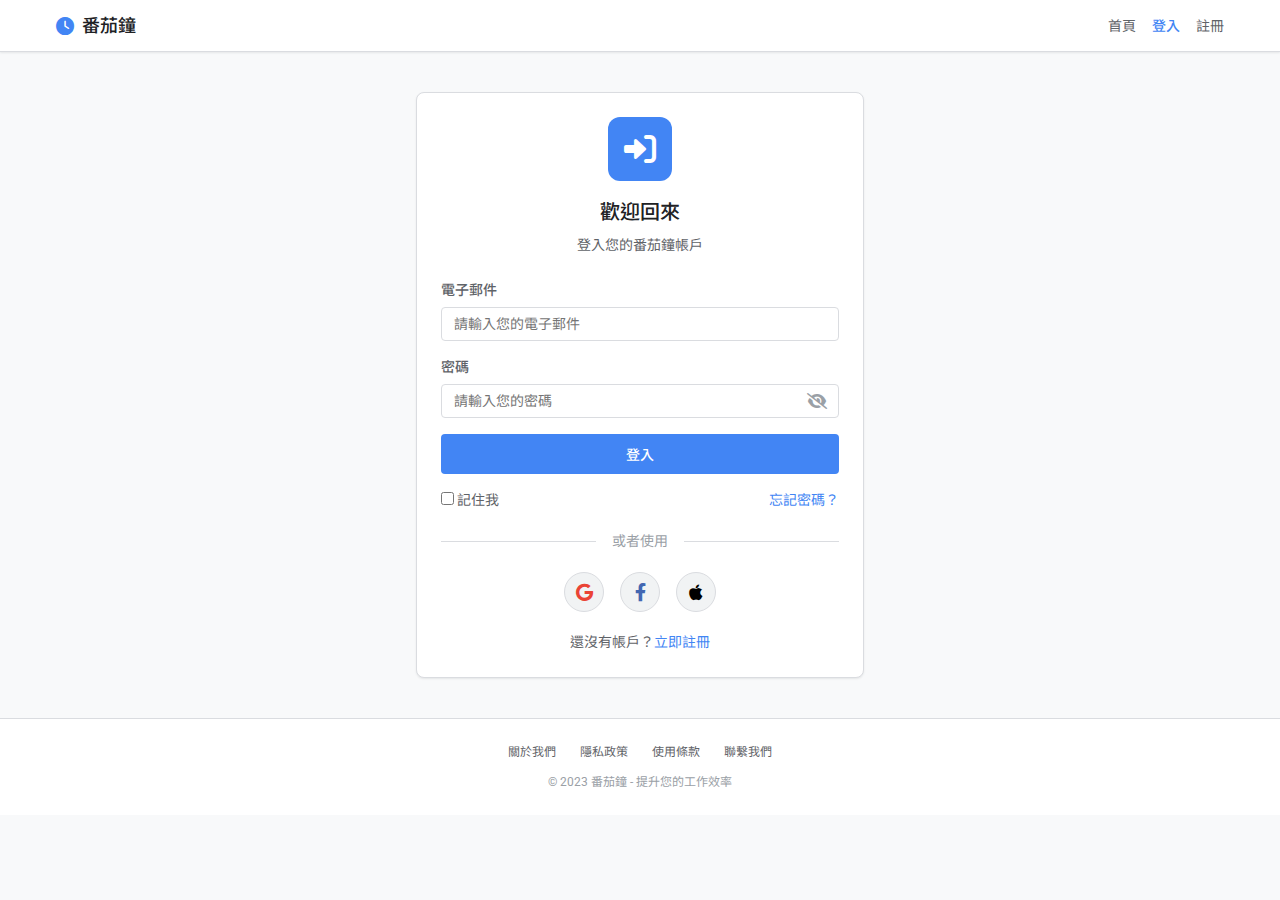
<file: login.html>
<!DOCTYPE html>
<html lang="zh-Hant">
<head>
    <meta charset="UTF-8">
    <meta name="viewport" content="width=device-width, initial-scale=1.0">
    <title>番茄鐘 - 登入</title>
    <link rel="stylesheet" href="styles.css">
    <link rel="stylesheet" href="https://cdnjs.cloudflare.com/ajax/libs/font-awesome/6.0.0-beta3/css/all.min.css">
    <link href="https://fonts.googleapis.com/css2?family=Roboto:wght@300;400;500;700&family=Noto+Sans+TC:wght@300;400;500;700&display=swap" rel="stylesheet">
    <script src="app.js"></script>
    <style>
        .login-section {
            max-width: 480px;
            margin: 40px auto;
            padding: 0 16px;
        }
        
        .login-card {
            background-color: var(--light-color);
            border-radius: var(--radius-md);
            box-shadow: var(--shadow-sm);
            padding: 24px;
            border: 1px solid var(--gray-3);
        }
        
        .login-header {
            text-align: center;
            margin-bottom: 24px;
        }
        
        .login-logo {
            width: 64px;
            height: 64px;
            background-color: var(--primary-color);
            border-radius: 12px;
            display: flex;
            align-items: center;
            justify-content: center;
            margin: 0 auto 16px;
            color: white;
            font-size: 32px;
        }
        
        .login-title {
            font-size: 20px;
            font-weight: 500;
            margin-bottom: 8px;
            color: var(--dark-color);
        }
        
        .login-subtitle {
            font-size: 14px;
            color: var(--gray-1);
        }
        
        .form-input-group {
            position: relative;
        }
        
        .form-input-icon {
            position: absolute;
            top: 50%;
            transform: translateY(-50%);
            right: 12px;
            color: var(--gray-2);
            cursor: pointer;
        }
        
        .login-btn {
            width: 100%;
            padding: 10px;
            background-color: var(--primary-color);
            color: white;
            border: none;
            border-radius: var(--radius-sm);
            font-size: 14px;
            font-weight: 500;
            cursor: pointer;
            transition: background-color 0.2s;
        }
        
        .login-btn:hover {
            background-color: var(--primary-dark);
        }
        
        .login-options {
            display: flex;
            justify-content: space-between;
            margin-top: 16px;
            font-size: 14px;
            color: var(--gray-1);
        }
        
        .login-divider {
            display: flex;
            align-items: center;
            margin: 20px 0;
            color: var(--gray-2);
            font-size: 14px;
        }
        
        .login-divider::before,
        .login-divider::after {
            content: "";
            flex: 1;
            border-top: 1px solid var(--gray-3);
        }
        
        .login-divider span {
            padding: 0 16px;
        }
        
        .social-login {
            display: flex;
            justify-content: center;
            gap: 16px;
            margin-bottom: 20px;
        }
        
        .social-btn {
            width: 40px;
            height: 40px;
            border-radius: 50%;
            background-color: var(--gray-5);
            display: flex;
            align-items: center;
            justify-content: center;
            color: var(--gray-1);
            font-size: 18px;
            cursor: pointer;
            transition: background-color 0.2s;
            border: 1px solid var(--gray-3);
        }
        
        .social-btn:hover {
            background-color: var(--gray-4);
        }
        
        #google-login {
            color: #EA4335;
        }
        
        #facebook-login {
            color: #4267B2;
        }
        
        #apple-login {
            color: #000000;
        }
        
        .social-btn.loading {
            position: relative;
            pointer-events: none;
            color: transparent;
        }
        
        .social-btn.loading::after {
            content: "";
            position: absolute;
            width: 16px;
            height: 16px;
            top: 50%;
            left: 50%;
            margin-left: -8px;
            margin-top: -8px;
            border-radius: 50%;
            border: 2px solid var(--gray-3);
            border-top-color: var(--primary-color);
            animation: spin 1s linear infinite;
        }
        
        @keyframes spin {
            to {
                transform: rotate(360deg);
            }
        }
        
        .error-message {
            color: var(--error-color);
            font-size: 12px;
            margin-top: 6px;
            display: none;
        }
        
        .error-message.show {
            display: block;
        }
        
        .register-link {
            text-align: center;
            margin-top: 20px;
            font-size: 14px;
            color: var(--gray-1);
        }
    </style>
</head>
<body>
    <!-- 導航欄 -->
    <nav class="navbar">
        <div class="container navbar-container">
            <a href="index.html" class="navbar-brand">
                <i class="fas fa-clock navbar-brand-icon"></i>
                番茄鐘
            </a>
            <ul class="navbar-nav">
                <li class="nav-item">
                    <a href="index.html" class="nav-link">首頁</a>
                </li>
                <li class="nav-item">
                    <a href="login.html" class="nav-link active">登入</a>
                </li>
                <li class="nav-item">
                    <a href="register.html" class="nav-link">註冊</a>
                </li>
            </ul>
        </div>
    </nav>

    <section class="login-section">
        <div class="login-card">
            <div class="login-header">
                <div class="login-logo">
                    <i class="fas fa-sign-in-alt"></i>
                </div>
                <h1 class="login-title">歡迎回來</h1>
                <p class="login-subtitle">登入您的番茄鐘帳戶</p>
            </div>
            
            <form id="login-form">
                <div class="form-group">
                    <label for="email" class="form-label">電子郵件</label>
                    <input type="email" id="email" class="form-input" placeholder="請輸入您的電子郵件" required>
                </div>
                
                <div class="form-group">
                    <label for="password" class="form-label">密碼</label>
                    <div class="form-input-group">
                        <input type="password" id="password" class="form-input" placeholder="請輸入您的密碼" required>
                        <i class="fas fa-eye-slash form-input-icon" id="toggle-password"></i>
                    </div>
                    <div class="error-message" id="login-error">電子郵件或密碼不正確</div>
                </div>
                
                <button type="submit" class="login-btn">登入</button>
                
                <div class="login-options">
                    <label>
                        <input type="checkbox" id="remember-me"> 記住我
                    </label>
                    <a href="#">忘記密碼？</a>
                </div>
                
                <div class="login-divider">
                    <span>或者使用</span>
                </div>
                
                <div class="social-login">
                    <div class="social-btn" id="google-login">
                        <i class="fab fa-google"></i>
                    </div>
                    <div class="social-btn" id="facebook-login">
                        <i class="fab fa-facebook-f"></i>
                    </div>
                    <div class="social-btn" id="apple-login">
                        <i class="fab fa-apple"></i>
                    </div>
                </div>
                
                <div class="register-link">
                    還沒有帳戶？<a href="register.html">立即註冊</a>
                </div>
            </form>
        </div>
    </section>
    
    <!-- 頁腳 -->
    <footer class="footer">
        <div class="container">
            <div class="footer-links">
                <a href="#" class="footer-link">關於我們</a>
                <a href="#" class="footer-link">隱私政策</a>
                <a href="#" class="footer-link">使用條款</a>
                <a href="#" class="footer-link">聯繫我們</a>
            </div>
            <div class="footer-copyright">
                &copy; 2023 番茄鐘 - 提升您的工作效率
            </div>
        </div>
    </footer>
    
    <script>
        document.addEventListener('DOMContentLoaded', function() {
            // 檢查是否已登入
            if (PomodoroApp.isLoggedIn()) {
                window.location.href = 'index.html';
            }
            
            const loginForm = document.getElementById('login-form');
            const emailInput = document.getElementById('email');
            const passwordInput = document.getElementById('password');
            const togglePasswordBtn = document.getElementById('toggle-password');
            const loginError = document.getElementById('login-error');
            const rememberMeCheckbox = document.getElementById('remember-me');
            
            // 切換密碼可見性
            togglePasswordBtn.addEventListener('click', function() {
                if (passwordInput.type === 'password') {
                    passwordInput.type = 'text';
                    togglePasswordBtn.classList.remove('fa-eye-slash');
                    togglePasswordBtn.classList.add('fa-eye');
                } else {
                    passwordInput.type = 'password';
                    togglePasswordBtn.classList.remove('fa-eye');
                    togglePasswordBtn.classList.add('fa-eye-slash');
                }
            });
            
            // 處理登入表單提交
            loginForm.addEventListener('submit', function(e) {
                e.preventDefault();
                
                const email = emailInput.value.trim();
                const password = passwordInput.value;
                const rememberMe = rememberMeCheckbox.checked;
                
                // 嘗試登入
                const success = PomodoroApp.login(email, password, rememberMe);
                
                if (success) {
                    // 登入成功，跳轉到主頁
                    window.location.href = 'index.html';
                } else {
                    // 登入失敗，顯示錯誤訊息
                    loginError.classList.add('show');
                    passwordInput.value = '';
                    passwordInput.focus();
                    
                    // 3秒後隱藏錯誤訊息
                    setTimeout(() => {
                        loginError.classList.remove('show');
                    }, 3000);
                }
            });
            
            // 社群登入按鈕
            const googleLoginBtn = document.getElementById('google-login');
            const facebookLoginBtn = document.getElementById('facebook-login');
            const appleLoginBtn = document.getElementById('apple-login');
            
            // Google 登入
            googleLoginBtn.addEventListener('click', function() {
                handleSocialLogin('google', this);
            });
            
            // Facebook 登入
            facebookLoginBtn.addEventListener('click', function() {
                handleSocialLogin('facebook', this);
            });
            
            // Apple 登入
            appleLoginBtn.addEventListener('click', function() {
                handleSocialLogin('apple', this);
            });
            
            // 處理社群登入
            function handleSocialLogin(provider, button) {
                // 添加載入動畫
                button.classList.add('loading');
                
                // 模擬社群登入 API 調用
                setTimeout(() => {
                    let userData;
                    
                    switch(provider) {
                        case 'google':
                            userData = {
                                id: 'g_' + Date.now(),
                                name: '谷歌用戶',
                                email: 'google_user@example.com',
                                avatar: '#EA4335'
                            };
                            break;
                        case 'facebook':
                            userData = {
                                id: 'fb_' + Date.now(),
                                name: '臉書用戶',
                                email: 'facebook_user@example.com',
                                avatar: '#4267B2'
                            };
                            break;
                        case 'apple':
                            userData = {
                                id: 'ap_' + Date.now(),
                                name: '蘋果用戶',
                                email: 'apple_user@example.com',
                                avatar: '#000000'
                            };
                            break;
                    }
                    
                    // 嘗試社群登入
                    const success = PomodoroApp.socialLogin(provider, userData);
                    
                    // 移除載入動畫
                    button.classList.remove('loading');
                    
                    if (success) {
                        // 登入成功，跳轉到主頁
                        window.location.href = 'index.html';
                    } else {
                        // 登入失敗，顯示錯誤訊息
                        loginError.textContent = '社群登入失敗，請稍後再試';
                        loginError.classList.add('show');
                        
                        // 3秒後隱藏錯誤訊息
                        setTimeout(() => {
                            loginError.classList.remove('show');
                        }, 3000);
                    }
                }, 1500); // 模擬網絡延遲
            }
        });
    </script>
</body>
</html>
</file>
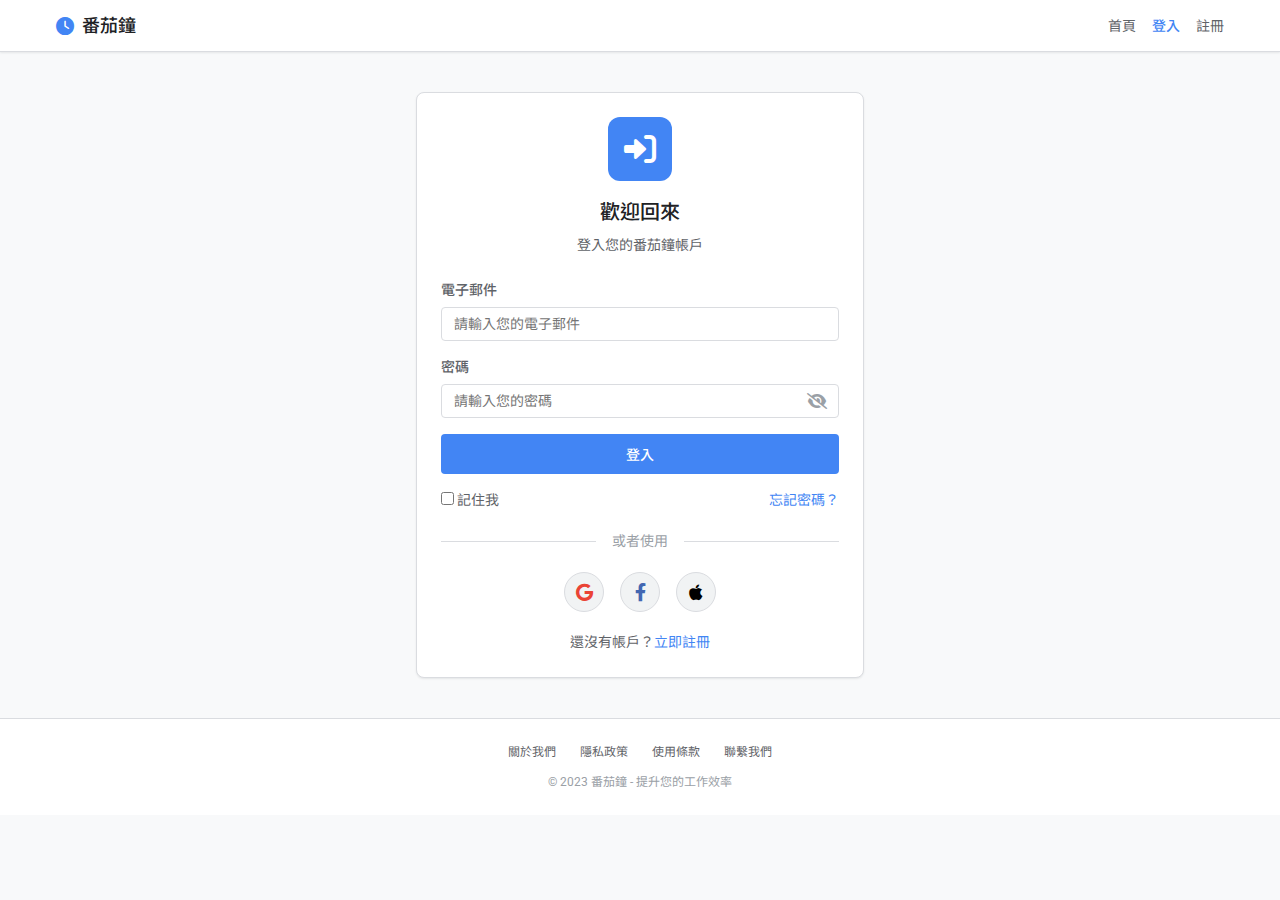
<file: settings.html>
<!DOCTYPE html>
<html lang="zh-Hant">
<head>
    <meta charset="UTF-8">
    <meta name="viewport" content="width=device-width, initial-scale=1.0">
    <title>番茄鐘 - 設置</title>
    <link rel="stylesheet" href="styles.css">
    <link rel="stylesheet" href="https://cdnjs.cloudflare.com/ajax/libs/font-awesome/6.0.0-beta3/css/all.min.css">
    <link href="https://fonts.googleapis.com/css2?family=Roboto:wght@300;400;500;700&family=Noto+Sans+TC:wght@300;400;500;700&display=swap" rel="stylesheet">
    <script src="app.js"></script>
    <style>
        /* 設置頁面特定樣式 */
        .settings-section {
            margin-bottom: 24px;
            padding: 0 24px;
        }
        
        .settings-section-title {
            font-size: 16px;
            font-weight: 500;
            color: var(--gray-1);
            margin: 16px 0 12px 0;
            padding-left: 8px;
        }
        
        .settings-list {
            background-color: var(--light-color);
            border-radius: var(--radius-md);
            overflow: hidden;
            box-shadow: var(--shadow-sm);
        }
        
        .settings-item {
            padding: 16px;
            border-bottom: 1px solid var(--gray-3);
            display: flex;
            align-items: center;
            justify-content: space-between;
            transition: background-color 0.2s;
        }
        
        .settings-item:hover {
            background-color: var(--gray-5);
        }
        
        .settings-item:last-child {
            border-bottom: none;
        }
        
        .settings-item-left {
            display: flex;
            align-items: center;
        }
        
        .settings-icon {
            width: 36px;
            height: 36px;
            border-radius: var(--radius-sm);
            background-color: var(--gray-5);
            display: flex;
            align-items: center;
            justify-content: center;
            margin-right: 16px;
            color: var(--primary-color);
        }
        
        .settings-content {
            flex: 1;
        }
        
        .settings-label {
            font-weight: 500;
            margin-bottom: 4px;
            color: var(--dark-color);
        }
        
        .settings-description {
            font-size: 13px;
            color: var(--gray-1);
        }
        
        .settings-value {
            color: var(--gray-1);
            font-size: 14px;
            display: flex;
            align-items: center;
        }
        
        .settings-value i {
            margin-left: 8px;
            font-size: 16px;
        }
        
        .settings-footer {
            text-align: center;
            padding: 24px;
            color: var(--gray-1);
            font-size: 13px;
        }
        
        .time-picker {
            display: flex;
            align-items: center;
        }
        
        .time-value {
            font-weight: 500;
            color: var(--dark-color);
            margin-right: 6px;
        }
        
        .profile-section {
            display: flex;
            align-items: center;
            padding: 24px;
            margin-bottom: 24px;
        }
        
        .profile-avatar {
            width: 64px;
            height: 64px;
            border-radius: 50%;
            background-color: var(--primary-color);
            color: white;
            font-size: 24px;
            display: flex;
            align-items: center;
            justify-content: center;
            margin-right: 16px;
        }
        
        .profile-info {
            flex: 1;
        }
        
        .profile-name {
            font-size: 18px;
            font-weight: 500;
            margin-bottom: 4px;
        }
        
        .profile-email {
            font-size: 14px;
            color: var(--gray-1);
        }
        
        @media (min-width: 768px) {
            .settings-container {
                display: grid;
                grid-template-columns: 1fr 1fr;
                gap: 24px;
                padding: 0 24px;
            }
            
            .settings-section {
                margin-bottom: 24px;
                padding: 0;
            }
            
            .profile-section {
                grid-column: span 2;
                margin-bottom: 0;
            }
        }
        
        /* 模態對話框樣式 */
        .modal-overlay {
            position: fixed;
            top: 0;
            left: 0;
            right: 0;
            bottom: 0;
            background-color: rgba(0, 0, 0, 0.5);
            display: flex;
            align-items: center;
            justify-content: center;
            z-index: 1000;
            opacity: 0;
            visibility: hidden;
            transition: opacity 0.3s, visibility 0.3s;
        }
        
        .modal-overlay.active {
            opacity: 1;
            visibility: visible;
        }
        
        .modal-container {
            background-color: white;
            border-radius: var(--radius-md);
            width: 90%;
            max-width: 400px;
            padding: 24px;
            box-shadow: var(--shadow-lg);
            transform: translateY(20px);
            transition: transform 0.3s;
        }
        
        .modal-overlay.active .modal-container {
            transform: translateY(0);
        }
        
        .modal-header {
            margin-bottom: 16px;
        }
        
        .modal-title {
            font-size: 18px;
            font-weight: 500;
        }
        
        .modal-body {
            margin-bottom: 24px;
        }
        
        .modal-footer {
            display: flex;
            justify-content: flex-end;
        }
        
        .modal-footer button {
            margin-left: 12px;
        }
        
        .time-input {
            display: flex;
            align-items: center;
            justify-content: center;
            margin: 20px 0;
        }
        
        .time-input input {
            width: 80px;
            height: 48px;
            font-size: 24px;
            text-align: center;
            border: 2px solid var(--gray-3);
            border-radius: var(--radius-sm);
            margin: 0 12px;
        }
        
        .time-input-label {
            font-size: 16px;
            color: var(--gray-1);
        }
        
        /* 音效選擇樣式 */
        .sound-list {
            display: flex;
            flex-direction: column;
            gap: 12px;
        }
        
        .sound-item {
            display: flex;
            align-items: center;
            justify-content: space-between;
            padding: 12px 16px;
            border-radius: var(--radius-sm);
            background-color: var(--gray-5);
            transition: background-color 0.2s;
            cursor: pointer;
        }
        
        .sound-item:hover {
            background-color: var(--gray-4);
        }
        
        .sound-item.selected {
            background-color: rgba(66, 133, 244, 0.1);
            border: 1px solid var(--primary-color);
        }
        
        .sound-name {
            font-weight: 500;
        }
        
        .sound-preview {
            display: flex;
            align-items: center;
        }
        
        .btn-sm {
            padding: 6px 10px;
            font-size: 12px;
        }
        
        /* 頭像選擇樣式 */
        .avatar-selection {
            display: flex;
            justify-content: space-between;
            gap: 12px;
            margin-top: 12px;
        }
        
        .avatar-option {
            width: 48px;
            height: 48px;
            border-radius: 50%;
            display: flex;
            align-items: center;
            justify-content: center;
            color: white;
            font-size: 20px;
            cursor: pointer;
            transition: transform 0.2s, box-shadow 0.2s;
            border: 2px solid transparent;
        }
        
        .avatar-option:hover {
            transform: scale(1.1);
        }
        
        .avatar-option.selected {
            border-color: var(--primary-color);
            box-shadow: 0 0 0 2px rgba(66, 133, 244, 0.3);
        }
        
        .form-group {
            margin-bottom: 20px;
        }
        
        .form-label {
            display: block;
            margin-bottom: 8px;
            font-size: 14px;
            font-weight: 500;
            color: var(--dark-color);
        }
        
        .form-input {
            width: 100%;
            padding: 12px;
            border: 1px solid var(--gray-3);
            border-radius: var(--radius-md);
            font-size: 16px;
        }
        
        .form-input:focus {
            border-color: var(--primary-color);
            outline: none;
        }
        
        .form-input:disabled {
            background-color: var(--gray-5);
            cursor: not-allowed;
        }
    </style>
</head>
<body>
    <!-- 導航欄 -->
    <nav class="navbar">
        <div class="container navbar-container">
            <a href="index.html" class="navbar-brand">
                <i class="fas fa-clock navbar-brand-icon"></i>
                番茄鐘
            </a>
            <div class="flex align-center">
                <ul class="navbar-nav">
                    <li class="nav-item">
                        <a href="home.html" class="nav-link">計時器</a>
                    </li>
                    <li class="nav-item">
                        <a href="tasks.html" class="nav-link">任務</a>
                    </li>
                    <li class="nav-item">
                        <a href="stats.html" class="nav-link">統計</a>
                    </li>
                    <li class="nav-item">
                        <a href="settings.html" class="nav-link active">設置</a>
                    </li>
                </ul>
            </div>
            <div id="user-container"></div>
        </div>
    </nav>

    <div class="container content-with-tabs">
        <!-- 導航欄 -->
        <div class="nav-bar">
            <div class="nav-title">設置</div>
            <div></div>
        </div>
        
        <!-- 個人資料部分 -->
        <div class="profile-section">
            <div class="profile-avatar" id="user-avatar">
                <i class="fas fa-user"></i>
            </div>
            <div class="profile-info">
                <div class="profile-name" id="user-name">使用者</div>
                <div class="profile-email" id="user-email">user@example.com</div>
            </div>
            <button class="nav-btn" id="edit-profile-btn">
                <i class="fas fa-chevron-right"></i>
            </button>
        </div>
        
        <div class="settings-container">
            <!-- 計時器設置 -->
            <div class="settings-section">
                <div class="settings-section-title">計時器設置</div>
                <div class="settings-list">
                    <div class="settings-item" data-setting="focus">
                        <div class="settings-item-left">
                            <div class="settings-icon">
                                <i class="fas fa-hourglass-half"></i>
                            </div>
                            <div class="settings-content">
                                <div class="settings-label">專注時長</div>
                            </div>
                        </div>
                        <div class="settings-value">
                            <div class="time-picker">
                                <div class="time-value" id="focus-time">25</div>
                                <div>分鐘</div>
                            </div>
                            <i class="fas fa-chevron-right"></i>
                        </div>
                    </div>
                    
                    <div class="settings-item" data-setting="shortBreak">
                        <div class="settings-item-left">
                            <div class="settings-icon">
                                <i class="fas fa-coffee"></i>
                            </div>
                            <div class="settings-content">
                                <div class="settings-label">短休息時長</div>
                            </div>
                        </div>
                        <div class="settings-value">
                            <div class="time-picker">
                                <div class="time-value" id="short-break-time">5</div>
                                <div>分鐘</div>
                            </div>
                            <i class="fas fa-chevron-right"></i>
                        </div>
                    </div>
                    
                    <div class="settings-item" data-setting="longBreak">
                        <div class="settings-item-left">
                            <div class="settings-icon">
                                <i class="fas fa-bed"></i>
                            </div>
                            <div class="settings-content">
                                <div class="settings-label">長休息時長</div>
                            </div>
                        </div>
                        <div class="settings-value">
                            <div class="time-picker">
                                <div class="time-value" id="long-break-time">15</div>
                                <div>分鐘</div>
                            </div>
                            <i class="fas fa-chevron-right"></i>
                        </div>
                    </div>
                    
                    <div class="settings-item" data-setting="longBreakInterval">
                        <div class="settings-item-left">
                            <div class="settings-icon">
                                <i class="fas fa-sync-alt"></i>
                            </div>
                            <div class="settings-content">
                                <div class="settings-label">長休息間隔</div>
                                <div class="settings-description">每完成多少個番茄鐘後進行長休息</div>
                            </div>
                        </div>
                        <div class="settings-value">
                            <div class="time-value" id="long-break-interval">4</div>
                            <i class="fas fa-chevron-right"></i>
                        </div>
                    </div>
                </div>
            </div>
            
            <!-- 通知設置 -->
            <div class="settings-section">
                <div class="settings-section-title">通知設置</div>
                <div class="settings-list">
                    <div class="settings-item" data-setting="alarmSound">
                        <div class="settings-item-left">
                            <div class="settings-icon">
                                <i class="fas fa-bell"></i>
                            </div>
                            <div class="settings-content">
                                <div class="settings-label">提示音效</div>
                            </div>
                        </div>
                        <label class="toggle-switch">
                            <input type="checkbox" id="alarm-sound-toggle" checked>
                            <span class="toggle-slider"></span>
                        </label>
                    </div>
                    
                    <div class="settings-item" data-setting="alarmSoundType">
                        <div class="settings-item-left">
                            <div class="settings-icon">
                                <i class="fas fa-volume-up"></i>
                            </div>
                            <div class="settings-content">
                                <div class="settings-label">選擇音效</div>
                            </div>
                        </div>
                        <div class="settings-value">
                            <div id="alarm-sound-name">經典鈴聲</div>
                            <i class="fas fa-chevron-right"></i>
                        </div>
                    </div>
                    
                    <div class="settings-item" data-setting="alarmVolume">
                        <div class="settings-item-left">
                            <div class="settings-icon">
                                <i class="fas fa-volume-down"></i>
                            </div>
                            <div class="settings-content">
                                <div class="settings-label">音效音量</div>
                            </div>
                        </div>
                        <div class="settings-value">
                            <input type="range" id="alarm-volume-slider" min="0" max="100" value="80" style="width: 100px;">
                        </div>
                    </div>
                    

                </div>
            </div>
            
            <!-- 外觀設置 -->
            <div class="settings-section">
                <div class="settings-section-title">外觀設置</div>
                <div class="settings-list">
                    <div class="settings-item">
                        <div class="settings-item-left">
                            <div class="settings-icon">
                                <i class="fas fa-moon"></i>
                            </div>
                            <div class="settings-content">
                                <div class="settings-label">深色模式</div>
                            </div>
                        </div>
                        <label class="toggle-switch">
                            <input type="checkbox" id="dark-mode-toggle">
                            <span class="toggle-slider"></span>
                        </label>
                    </div>
                    
                    <div class="settings-item" data-setting="themeColor">
                        <div class="settings-item-left">
                            <div class="settings-icon">
                                <i class="fas fa-palette"></i>
                            </div>
                            <div class="settings-content">
                                <div class="settings-label">主題顏色</div>
                            </div>
                        </div>
                        <div class="settings-value">
                            <div style="width: 20px; height: 20px; background-color: var(--primary-color); border-radius: 50%;"></div>
                            <i class="fas fa-chevron-right"></i>
                        </div>
                    </div>
                </div>
            </div>
            
            <!-- 其他設置 -->
            <div class="settings-section">
                <div class="settings-section-title">其他</div>
                <div class="settings-list">
                    <div class="settings-item" id="help-feedback-btn">
                        <div class="settings-item-left">
                            <div class="settings-icon">
                                <i class="fas fa-question-circle"></i>
                            </div>
                            <div class="settings-content">
                                <div class="settings-label">幫助與反饋</div>
                            </div>
                        </div>
                        <div class="settings-value">
                            <i class="fas fa-chevron-right"></i>
                        </div>
                    </div>
                    
                    <div class="settings-item" id="about-btn">
                        <div class="settings-item-left">
                            <div class="settings-icon">
                                <i class="fas fa-info-circle"></i>
                            </div>
                            <div class="settings-content">
                                <div class="settings-label">關於</div>
                            </div>
                        </div>
                        <div class="settings-value">
                            <i class="fas fa-chevron-right"></i>
                        </div>
                    </div>
                    
                    <div class="settings-item" id="logout-btn">
                        <div class="settings-item-left">
                            <div class="settings-icon" style="color: var(--error-color);">
                                <i class="fas fa-sign-out-alt"></i>
                            </div>
                            <div class="settings-content">
                                <div class="settings-label" style="color: var(--error-color);">登出</div>
                            </div>
                        </div>
                    </div>
                    
                    <div class="settings-item" id="delete-account-btn">
                        <div class="settings-item-left">
                            <div class="settings-icon" style="color: var(--error-color);">
                                <i class="fas fa-user-slash"></i>
                            </div>
                            <div class="settings-content">
                                <div class="settings-label" style="color: var(--error-color);">註銷帳號</div>
                                <div class="settings-description">此操作不可逆，將刪除所有資料</div>
                            </div>
                        </div>
                    </div>
                </div>
            </div>
        </div>
        
        <div class="settings-footer">
            版本 1.0.0
        </div>
        
        <!-- 底部標籤欄 -->
        <div class="tab-bar">
            <a href="home.html" class="tab-item">
                <i class="fas fa-clock tab-icon"></i>
                <span>計時器</span>
            </a>
            <a href="tasks.html" class="tab-item">
                <i class="fas fa-tasks tab-icon"></i>
                <span>任務</span>
            </a>
            <a href="stats.html" class="tab-item">
                <i class="fas fa-chart-bar tab-icon"></i>
                <span>統計</span>
            </a>
            <a href="settings.html" class="tab-item active">
                <i class="fas fa-cog tab-icon"></i>
                <span>設置</span>
            </a>
        </div>
    </div>
    
    <!-- 時間設置模態對話框 -->
    <div class="modal-overlay" id="time-setting-modal">
        <div class="modal-container">
            <div class="modal-header">
                <div class="modal-title" id="modal-title">設置時間</div>
            </div>
            <div class="modal-body">
                <div class="time-input">
                    <input type="number" id="time-input" min="1" max="60" value="25">
                    <div class="time-input-label">分鐘</div>
                </div>
            </div>
            <div class="modal-footer">
                <button class="btn btn-secondary" id="cancel-btn">取消</button>
                <button class="btn btn-primary" id="save-btn">保存</button>
            </div>
        </div>
    </div>
    
    <!-- 音效選擇模態對話框 -->
    <div class="modal-overlay" id="sound-setting-modal">
        <div class="modal-container">
            <div class="modal-header">
                <div class="modal-title">選擇音效</div>
            </div>
            <div class="modal-body">
                <div class="sound-list">
                    <div class="sound-item" data-sound="default">
                        <div class="sound-name">經典鈴聲</div>
                        <div class="sound-preview">
                            <button class="btn btn-sm btn-secondary sound-preview-btn">
                                <i class="fas fa-play"></i>
                            </button>
                        </div>
                    </div>
                    <div class="sound-item" data-sound="bell">
                        <div class="sound-name">清脆鈴聲</div>
                        <div class="sound-preview">
                            <button class="btn btn-sm btn-secondary sound-preview-btn">
                                <i class="fas fa-play"></i>
                            </button>
                        </div>
                    </div>
                    <div class="sound-item" data-sound="digital">
                        <div class="sound-name">數字音效</div>
                        <div class="sound-preview">
                            <button class="btn btn-sm btn-secondary sound-preview-btn">
                                <i class="fas fa-play"></i>
                            </button>
                        </div>
                    </div>
                    <div class="sound-item" data-sound="zen">
                        <div class="sound-name">禪鐘</div>
                        <div class="sound-preview">
                            <button class="btn btn-sm btn-secondary sound-preview-btn">
                                <i class="fas fa-play"></i>
                            </button>
                        </div>
                    </div>
                </div>
            </div>
            <div class="modal-footer">
                <button class="btn btn-secondary" id="sound-cancel-btn">取消</button>
                <button class="btn btn-primary" id="sound-save-btn">保存</button>
            </div>
        </div>
    </div>
    
    <!-- 不再需要音效預覽元素，使用 Web Audio API 生成音效 -->
    
    <!-- 個人資料編輯模態對話框 -->
    <div class="modal-overlay" id="profile-edit-modal">
        <div class="modal-container">
            <div class="modal-header">
                <div class="modal-title">編輯個人資料</div>
            </div>
            <div class="modal-body">
                <div class="form-group">
                    <label for="profile-name" class="form-label">名稱</label>
                    <input type="text" id="profile-name" class="form-input" placeholder="請輸入您的名稱">
                </div>
                <div class="form-group">
                    <label for="profile-email" class="form-label">電子郵件</label>
                    <input type="email" id="profile-email" class="form-input" placeholder="請輸入您的電子郵件" disabled>
                </div>
                <div class="form-group">
                    <label class="form-label">頭像</label>
                    <div class="avatar-selection">
                        <div class="avatar-option" data-color="#4285F4">
                            <i class="fas fa-user"></i>
                        </div>
                        <div class="avatar-option" data-color="#EA4335">
                            <i class="fas fa-user"></i>
                        </div>
                        <div class="avatar-option" data-color="#FBBC05">
                            <i class="fas fa-user"></i>
                        </div>
                        <div class="avatar-option" data-color="#34A853">
                            <i class="fas fa-user"></i>
                        </div>
                        <div class="avatar-option" data-color="#9C27B0">
                            <i class="fas fa-user"></i>
                        </div>
                    </div>
                </div>
            </div>
            <div class="modal-footer">
                <button class="btn btn-secondary" id="profile-cancel-btn">取消</button>
                <button class="btn btn-primary" id="profile-save-btn">保存</button>
            </div>
        </div>
    </div>
    
    <!-- 主題顏色選擇模態對話框 -->
    <div class="modal-overlay" id="theme-color-modal">
        <div class="modal-container">
            <div class="modal-header">
                <div class="modal-title">選擇主題顏色</div>
            </div>
            <div class="modal-body">
                <div class="color-selection" style="display: flex; flex-wrap: wrap; gap: 12px; justify-content: center;">
                    <div class="color-option" data-color="#4285F4" style="width: 40px; height: 40px; border-radius: 50%; background-color: #4285F4; cursor: pointer; border: 2px solid transparent;"></div>
                    <div class="color-option" data-color="#EA4335" style="width: 40px; height: 40px; border-radius: 50%; background-color: #EA4335; cursor: pointer; border: 2px solid transparent;"></div>
                    <div class="color-option" data-color="#FBBC05" style="width: 40px; height: 40px; border-radius: 50%; background-color: #FBBC05; cursor: pointer; border: 2px solid transparent;"></div>
                    <div class="color-option" data-color="#34A853" style="width: 40px; height: 40px; border-radius: 50%; background-color: #34A853; cursor: pointer; border: 2px solid transparent;"></div>
                    <div class="color-option" data-color="#9C27B0" style="width: 40px; height: 40px; border-radius: 50%; background-color: #9C27B0; cursor: pointer; border: 2px solid transparent;"></div>
                    <div class="color-option" data-color="#FF5722" style="width: 40px; height: 40px; border-radius: 50%; background-color: #FF5722; cursor: pointer; border: 2px solid transparent;"></div>
                    <div class="color-option" data-color="#3F51B5" style="width: 40px; height: 40px; border-radius: 50%; background-color: #3F51B5; cursor: pointer; border: 2px solid transparent;"></div>
                    <div class="color-option" data-color="#009688" style="width: 40px; height: 40px; border-radius: 50%; background-color: #009688; cursor: pointer; border: 2px solid transparent;"></div>
                </div>
            </div>
            <div class="modal-footer">
                <button class="btn btn-secondary" id="theme-cancel-btn">取消</button>
                <button class="btn btn-primary" id="theme-save-btn">保存</button>
            </div>
        </div>
    </div>
    
    <!-- 幫助與反饋模態對話框 -->
    <div class="modal-overlay" id="help-feedback-modal">
        <div class="modal-container">
            <div class="modal-header">
                <div class="modal-title">幫助與反饋</div>
            </div>
            <div class="modal-body">
                <div style="margin-bottom: 20px;">
                    <h3 style="font-size: 16px; margin-bottom: 8px;">使用指南</h3>
                    <p>番茄鐘是一個基於番茄工作法的時間管理工具，幫助您提高工作效率。</p>
                    <ul style="padding-left: 20px; margin-top: 8px;">
                        <li>設置專注時間（通常為25分鐘）</li>
                        <li>專注工作直到計時結束</li>
                        <li>短暫休息（通常為5分鐘）</li>
                        <li>每完成4個番茄鐘後，進行一次較長的休息（15-30分鐘）</li>
                    </ul>
                </div>
                
                <div style="margin-bottom: 20px;">
                    <h3 style="font-size: 16px; margin-bottom: 8px;">常見問題</h3>
                    <p><strong>Q: 如何創建任務？</strong><br>A: 在「任務」頁面點擊「新增任務」按鈕。</p>
                    <p><strong>Q: 如何查看我的統計數據？</strong><br>A: 在「統計」頁面可以查看您的專注時間統計。</p>
                    <p><strong>Q: 如何更改提示音效？</strong><br>A: 在「設置」頁面的「通知設置」中可以選擇不同的提示音效。</p>
                </div>
                
                <div>
                    <h3 style="font-size: 16px; margin-bottom: 8px;">提供反饋</h3>
                    <p>我們非常重視您的意見和建議！請通過以下方式聯繫我們：</p>
                    <p style="margin-top: 8px;">電子郵件：<a href="mailto:feedback@pomodoro-app.com" style="color: var(--primary-color);">feedback@pomodoro-app.com</a></p>
                </div>
            </div>
            <div class="modal-footer">
                <button class="btn btn-primary" id="help-close-btn">關閉</button>
            </div>
        </div>
    </div>
    
    <!-- 關於模態對話框 -->
    <div class="modal-overlay" id="about-modal">
        <div class="modal-container">
            <div class="modal-header">
                <div class="modal-title">關於番茄鐘</div>
            </div>
            <div class="modal-body">
                <div style="text-align: center; margin-bottom: 20px;">
                    <i class="fas fa-clock" style="font-size: 48px; color: var(--primary-color); margin-bottom: 16px;"></i>
                    <h2 style="font-size: 20px; margin-bottom: 8px;">番茄鐘</h2>
                    <p>版本 1.0.0</p>
                </div>
                
                <p style="margin-bottom: 12px;">番茄鐘是一個簡單而強大的時間管理工具，基於番茄工作法（Pomodoro Technique）設計。</p>
                
                <p style="margin-bottom: 12px;">番茄工作法是一種時間管理方法，使用計時器將工作分解為通常為25分鐘的小段時間，中間穿插著短暫的休息時間。這種方法旨在提高專注力和工作效率。</p>
                
                <p style="margin-bottom: 12px;">© 2023 番茄鐘團隊。保留所有權利。</p>
                
                <div style="margin-top: 20px;">
                    <h3 style="font-size: 16px; margin-bottom: 8px;">開發團隊</h3>
                    <ul style="padding-left: 20px;">
                        <li>設計：UI/UX 團隊</li>
                        <li>前端開發：Web 開發團隊</li>
                        <li>後端開發：系統架構團隊</li>
                    </ul>
                </div>
            </div>
            <div class="modal-footer">
                <button class="btn btn-primary" id="about-close-btn">關閉</button>
            </div>
        </div>
    </div>
    
    <script>
        document.addEventListener('DOMContentLoaded', function() {
            // 檢查是否已登入
            if (!PomodoroApp.isLoggedIn()) {
                window.location.href = 'login.html';
                return;
            }
            
            // 獲取DOM元素
            const timeSettingModal = document.getElementById('time-setting-modal');
            const soundSettingModal = document.getElementById('sound-setting-modal');
            const profileEditModal = document.getElementById('profile-edit-modal');
            const deleteAccountModal = document.getElementById('delete-account-modal');
            const themeColorModal = document.getElementById('theme-color-modal');
            const helpFeedbackModal = document.getElementById('help-feedback-modal');
            const aboutModal = document.getElementById('about-modal');
            const modalTitle = document.getElementById('modal-title');
            const timeInput = document.getElementById('time-input');
            const cancelBtn = document.getElementById('cancel-btn');
            const saveBtn = document.getElementById('save-btn');
            const soundCancelBtn = document.getElementById('sound-cancel-btn');
            const soundSaveBtn = document.getElementById('sound-save-btn');
            const profileCancelBtn = document.getElementById('profile-cancel-btn');
            const profileSaveBtn = document.getElementById('profile-save-btn');
            const deleteCancelBtn = document.getElementById('delete-cancel-btn');
            const deleteConfirmBtn = document.getElementById('delete-confirm-btn');
            const themeColorCancelBtn = document.getElementById('theme-cancel-btn');
            const themeColorSaveBtn = document.getElementById('theme-save-btn');
            const helpCloseBtn = document.getElementById('help-close-btn');
            const aboutCloseBtn = document.getElementById('about-close-btn');
            const confirmEmailInput = document.getElementById('confirm-email');
            const focusTimeDisplay = document.getElementById('focus-time');
            const shortBreakTimeDisplay = document.getElementById('short-break-time');
            const longBreakTimeDisplay = document.getElementById('long-break-time');
            const longBreakIntervalDisplay = document.getElementById('long-break-interval');
            const alarmSoundToggle = document.getElementById('alarm-sound-toggle');
            const alarmSoundName = document.getElementById('alarm-sound-name');
            const alarmVolumeSlider = document.getElementById('alarm-volume-slider');
            const soundItems = document.querySelectorAll('.sound-item');
            const soundPreviewBtns = document.querySelectorAll('.sound-preview-btn');
            const userAvatar = document.getElementById('user-avatar');
            const userName = document.getElementById('user-name');
            const userEmail = document.getElementById('user-email');
            const editProfileBtn = document.getElementById('edit-profile-btn');
            const logoutBtn = document.getElementById('logout-btn');
            const deleteAccountBtn = document.getElementById('delete-account-btn');
            const profileNameInput = document.getElementById('profile-name');
            const profileEmailInput = document.getElementById('profile-email');
            const avatarOptions = document.querySelectorAll('.avatar-option');
            const colorOptions = document.querySelectorAll('.color-option');
            
            // 音效名稱映射
            const soundNameMap = {
                'default': '經典鈴聲',
                'bell': '清脆鈴聲',
                'digital': '數字音效',
                'zen': '禪鐘',
                'none': '無音效'
            };
            
            // 當前編輯的設置項
            let currentSetting = '';
            let selectedSound = 'default';
            let selectedAvatarColor = '';
            let selectedThemeColor = '';
            
            // 初始化使用者資料顯示
            function initUserProfile() {
                const user = PomodoroApp.getCurrentUser();
                if (user) {
                    userName.textContent = user.name;
                    userEmail.textContent = user.email;
                    
                    // 設置頭像顏色
                    if (user.avatar) {
                        userAvatar.style.backgroundColor = user.avatar;
                    }
                    
                    // 添加使用者資訊和登出按鈕到導航欄
                    const userContainer = document.getElementById('user-container');
                    if (userContainer) {
                        const userInfo = document.createElement('div');
                        userInfo.className = 'user-info';
                        
                        // 使用者頭像
                        const userAvatarNav = document.createElement('div');
                        userAvatarNav.className = 'user-avatar';
                        userAvatarNav.style.backgroundColor = user.avatar || '#4285F4';
                        userAvatarNav.innerHTML = '<i class="fas fa-user"></i>';
                        
                        // 使用者名稱
                        const userNameNav = document.createElement('div');
                        userNameNav.className = 'user-name';
                        userNameNav.textContent = user.name;
                        
                        // 登出按鈕
                        const logoutBtnNav = document.createElement('button');
                        logoutBtnNav.className = 'logout-btn';
                        logoutBtnNav.innerHTML = '<i class="fas fa-sign-out-alt"></i>';
                        logoutBtnNav.title = '登出';
                        logoutBtnNav.addEventListener('click', function() {
                            if (confirm('確定要登出嗎？')) {
                                PomodoroApp.logout();
                            }
                        });
                        
                        userInfo.appendChild(userAvatarNav);
                        userInfo.appendChild(userNameNav);
                        userInfo.appendChild(logoutBtnNav);
                        userContainer.appendChild(userInfo);
                    }
                }
            }
            
            // 初始化設置顯示
            function initSettings() {
                // 從 PomodoroApp 獲取設置
                const settings = PomodoroApp.data.timerSettings;
                
                // 更新顯示
                focusTimeDisplay.textContent = Math.floor(settings.focus / 60);
                shortBreakTimeDisplay.textContent = Math.floor(settings.shortBreak / 60);
                longBreakTimeDisplay.textContent = Math.floor(settings.longBreak / 60);
                longBreakIntervalDisplay.textContent = settings.longBreakInterval;
                
                // 音效設置
                alarmSoundToggle.checked = settings.alarmSound !== 'none';
                alarmSoundName.textContent = soundNameMap[settings.alarmSound] || '經典鈴聲';
                alarmVolumeSlider.value = settings.alarmVolume * 100;
                selectedSound = settings.alarmSound;
 
                // 主題顏色設置
                const currentThemeColor = localStorage.getItem('themeColor') || '#4285F4';
                selectedThemeColor = currentThemeColor;
                colorOptions.forEach(option => {
                    if (option.dataset.color === currentThemeColor) {
                        option.style.border = '2px solid #000';
                    } else {
                        option.style.border = '2px solid transparent';
                    }
                });
                document.querySelector('.settings-item[data-setting="themeColor"] .settings-value div').style.backgroundColor = currentThemeColor;
            }
            
            // 打開時間設置模態對話框
            function openTimeModal(setting, title, value) {
                currentSetting = setting;
                modalTitle.textContent = title;
                timeInput.value = value;
                timeSettingModal.classList.add('active');
            }
            
            // 關閉時間設置模態對話框
            function closeTimeModal() {
                timeSettingModal.classList.remove('active');
            }
            
            // 打開音效設置模態對話框
            function openSoundModal() {
                // 標記當前選中的音效
                soundItems.forEach(item => {
                    if (item.dataset.sound === selectedSound) {
                        item.classList.add('selected');
                    } else {
                        item.classList.remove('selected');
                    }
                });
                
                soundSettingModal.classList.add('active');
            }
            
            // 關閉音效設置模態對話框
            function closeSoundModal() {
                soundSettingModal.classList.remove('active');
            }
            
            // 打開個人資料編輯模態對話框
            function openProfileEditModal() {
                const user = PomodoroApp.getCurrentUser();
                if (user) {
                    profileNameInput.value = user.name;
                    profileEmailInput.value = user.email;
                    
                    // 設置當前選中的頭像顏色
                    selectedAvatarColor = user.avatar || '#4285F4';
                    avatarOptions.forEach(option => {
                        if (option.dataset.color === selectedAvatarColor) {
                            option.classList.add('selected');
                        } else {
                            option.classList.remove('selected');
                        }
                    });
                }
                
                profileEditModal.classList.add('active');
            }
            
            // 關閉個人資料編輯模態對話框
            function closeProfileEditModal() {
                profileEditModal.classList.remove('active');
            }
            
            // 打開主題顏色選擇模態對話框
            function openThemeColorModal() {
                // 從本地存儲獲取當前主題顏色
                const currentThemeColor = localStorage.getItem('themeColor') || '#4285F4';
                selectedThemeColor = currentThemeColor;
                
                // 標記當前選中的顏色
                colorOptions.forEach(option => {
                    if (option.dataset.color === currentThemeColor) {
                        option.style.border = '2px solid #000';
                    } else {
                        option.style.border = '2px solid transparent';
                    }
                });
                
                themeColorModal.classList.add('active');
            }
            
            // 關閉主題顏色選擇模態對話框
            function closeThemeColorModal() {
                themeColorModal.classList.remove('active');
            }
            
            // 打開幫助與反饋模態對話框
            function openHelpFeedbackModal() {
                helpFeedbackModal.classList.add('active');
            }
            
            // 關閉幫助與反饋模態對話框
            function closeHelpFeedbackModal() {
                helpFeedbackModal.classList.remove('active');
            }
            
            // 打開關於模態對話框
            function openAboutModal() {
                aboutModal.classList.add('active');
            }
            
            // 關閉關於模態對話框
            function closeAboutModal() {
                aboutModal.classList.remove('active');
            }
            
            // 保存時間設置
            function saveTimeSetting() {
                const value = parseInt(timeInput.value);
                if (isNaN(value) || value <= 0) {
                    return;
                }
                
                let newSettings = {};
                
                switch (currentSetting) {
                    case 'focus':
                        newSettings.focus = value * 60;
                        focusTimeDisplay.textContent = value;
                        break;
                    case 'shortBreak':
                        newSettings.shortBreak = value * 60;
                        shortBreakTimeDisplay.textContent = value;
                        break;
                    case 'longBreak':
                        newSettings.longBreak = value * 60;
                        longBreakTimeDisplay.textContent = value;
                        break;
                    case 'longBreakInterval':
                        newSettings.longBreakInterval = value;
                        longBreakIntervalDisplay.textContent = value;
                        break;
                }
                
                // 更新 PomodoroApp 設置
                PomodoroApp.updateSettings(newSettings);
                
                closeTimeModal();
            }
            
            // 保存音效設置
            function saveSoundSetting() {
                // 更新 PomodoroApp 設置
                PomodoroApp.updateSettings({
                    alarmSound: selectedSound
                });
                
                // 更新顯示
                alarmSoundName.textContent = soundNameMap[selectedSound] || '經典鈴聲';
                
                closeSoundModal();
            }
            
            // 保存個人資料設置
            function saveProfileSetting() {
                const name = profileNameInput.value.trim();
                if (!name) {
                    return;
                }
                
                // 更新使用者資料
                PomodoroApp.updateUserProfile({
                    name: name,
                    avatar: selectedAvatarColor
                });
                
                // 更新顯示
                userName.textContent = name;
                userAvatar.style.backgroundColor = selectedAvatarColor;
                
                closeProfileEditModal();
            }
            
            // 保存主題顏色設置
            function saveThemeColorSetting() {
                if (!selectedThemeColor) {
                    return;
                }
                
                // 保存到本地存儲
                localStorage.setItem('themeColor', selectedThemeColor);
                
                // 使用 PomodoroApp 的函數來應用主題顏色
                PomodoroApp.applyThemeColor();
                
                // 更新顯示
                document.querySelector('.settings-item[data-setting="themeColor"] .settings-value div').style.backgroundColor = selectedThemeColor;
                
                closeThemeColorModal();
            }
            
            // 設置項點擊事件
            document.querySelectorAll('.settings-item[data-setting]').forEach(item => {
                item.addEventListener('click', function() {
                    const setting = this.dataset.setting;
                    
                    if (setting === 'alarmSoundType') {
                        openSoundModal();
                        return;
                    }
                    
                    if (setting === 'themeColor') {
                        openThemeColorModal();
                        return;
                    }
                    
                    let title = '';
                    let value = 0;
                    
                    switch (setting) {
                        case 'focus':
                            title = '設置專注時長';
                            value = parseInt(focusTimeDisplay.textContent);
                            break;
                        case 'shortBreak':
                            title = '設置短休息時長';
                            value = parseInt(shortBreakTimeDisplay.textContent);
                            break;
                        case 'longBreak':
                            title = '設置長休息時長';
                            value = parseInt(longBreakTimeDisplay.textContent);
                            break;
                        case 'longBreakInterval':
                            title = '設置長休息間隔';
                            value = parseInt(longBreakIntervalDisplay.textContent);
                            break;
                    }
                    
                    if (title) {
                        openTimeModal(setting, title, value);
                    }
                });
            });
            
            // 音效開關事件
            alarmSoundToggle.addEventListener('change', function() {
                PomodoroApp.updateSettings({
                    alarmSound: this.checked ? (selectedSound || 'default') : 'none'
                });
            });
            
            // 音量滑塊事件
            alarmVolumeSlider.addEventListener('input', function() {
                const volume = parseInt(this.value) / 100;
                PomodoroApp.updateSettings({
                    alarmVolume: volume
                });
            });
            
            // 音效項點擊事件
            soundItems.forEach(item => {
                item.addEventListener('click', function() {
                    soundItems.forEach(i => i.classList.remove('selected'));
                    this.classList.add('selected');
                    selectedSound = this.dataset.sound;
                });
            });
            
            // 音效預覽按鈕點擊事件
            soundPreviewBtns.forEach((btn, index) => {
                btn.addEventListener('click', function(e) {
                    e.stopPropagation(); // 防止觸發父元素的點擊事件
                    const sound = soundItems[index].dataset.sound;
                    const volume = alarmVolumeSlider.value / 100;
                    
                    // 使用 Web Audio API 生成音效
                    try {
                        const audioContext = new (window.AudioContext || window.webkitAudioContext)();
                        const gainNode = audioContext.createGain();
                        gainNode.gain.value = volume;
                        gainNode.connect(audioContext.destination);
                        
                        switch (sound) {
                            case 'bell':
                                playBellSound(audioContext, gainNode);
                                break;
                            case 'digital':
                                playDigitalSound(audioContext, gainNode);
                                break;
                            case 'zen':
                                playZenSound(audioContext, gainNode);
                                break;
                            default:
                                playDefaultSound(audioContext, gainNode);
                        }
                    } catch (err) {
                        console.error('音效預覽失敗:', err);
                    }
                });
            });
            
            // 默認音效（簡單的嗶嗶聲）
            function playDefaultSound(audioContext, gainNode) {
                const oscillator = audioContext.createOscillator();
                oscillator.type = 'sine';
                oscillator.frequency.setValueAtTime(880, audioContext.currentTime); // A5
                oscillator.connect(gainNode);
                oscillator.start();
                oscillator.stop(audioContext.currentTime + 0.5);
                
                setTimeout(() => {
                    const oscillator2 = audioContext.createOscillator();
                    oscillator2.type = 'sine';
                    oscillator2.frequency.setValueAtTime(1320, audioContext.currentTime); // E6
                    oscillator2.connect(gainNode);
                    oscillator2.start();
                    oscillator2.stop(audioContext.currentTime + 0.5);
                }, 600);
            }
            
            // 鈴聲音效
            function playBellSound(audioContext, gainNode) {
                const oscillator = audioContext.createOscillator();
                const dynamicsCompressor = audioContext.createDynamicsCompressor();
                
                oscillator.type = 'sine';
                oscillator.frequency.setValueAtTime(830, audioContext.currentTime);
                
                // 添加衰減效果模擬鈴聲
                const now = audioContext.currentTime;
                gainNode.gain.setValueAtTime(0.1, now);
                gainNode.gain.exponentialRampToValueAtTime(1, now + 0.01);
                gainNode.gain.exponentialRampToValueAtTime(0.3, now + 0.5);
                gainNode.gain.exponentialRampToValueAtTime(0.1, now + 1);
                gainNode.gain.exponentialRampToValueAtTime(0.01, now + 1.5);
                
                oscillator.connect(dynamicsCompressor);
                dynamicsCompressor.connect(gainNode);
                
                oscillator.start();
                oscillator.stop(audioContext.currentTime + 1.5);
            }
            
            // 數字音效
            function playDigitalSound(audioContext, gainNode) {
                const frequencies = [1046.5, 1318.5, 1568, 2093]; // C6, E6, G6, C7
                
                frequencies.forEach((freq, i) => {
                    setTimeout(() => {
                        const oscillator = audioContext.createOscillator();
                        oscillator.type = 'square';
                        oscillator.frequency.setValueAtTime(freq, audioContext.currentTime);
                        oscillator.connect(gainNode);
                        oscillator.start();
                        oscillator.stop(audioContext.currentTime + 0.1);
                    }, i * 150);
                });
            }
            
            // 禪鐘音效
            function playZenSound(audioContext, gainNode) {
                const oscillator = audioContext.createOscillator();
                
                oscillator.type = 'sine';
                oscillator.frequency.setValueAtTime(220, audioContext.currentTime); // A3
                
                // 添加長衰減效果
                const now = audioContext.currentTime;
                gainNode.gain.setValueAtTime(0.01, now);
                gainNode.gain.exponentialRampToValueAtTime(0.8, now + 0.1);
                gainNode.gain.exponentialRampToValueAtTime(0.6, now + 0.6);
                gainNode.gain.exponentialRampToValueAtTime(0.4, now + 1.2);
                gainNode.gain.exponentialRampToValueAtTime(0.2, now + 1.8);
                gainNode.gain.exponentialRampToValueAtTime(0.1, now + 2.4);
                gainNode.gain.exponentialRampToValueAtTime(0.01, now + 3.0);
                
                oscillator.connect(gainNode);
                oscillator.start();
                oscillator.stop(audioContext.currentTime + 3.0);
            }
            
            // 編輯個人資料按鈕點擊事件
            editProfileBtn.addEventListener('click', function() {
                openProfileEditModal();
            });
            
            // 頭像選項點擊事件
            avatarOptions.forEach(option => {
                option.addEventListener('click', function() {
                    avatarOptions.forEach(o => o.classList.remove('selected'));
                    this.classList.add('selected');
                    selectedAvatarColor = this.dataset.color;
                });
                
                // 設置頭像顏色
                const color = option.dataset.color;
                option.style.backgroundColor = color;
            });
            
            // 主題顏色選項點擊事件
            colorOptions.forEach(option => {
                option.addEventListener('click', function() {
                    colorOptions.forEach(o => o.style.border = '2px solid transparent');
                    this.style.border = '2px solid #000';
                    selectedThemeColor = this.dataset.color;
                });
            });
            
            // 登出按鈕點擊事件
            logoutBtn.addEventListener('click', function() {
                if (confirm('確定要登出嗎？')) {
                    PomodoroApp.logout();
                }
            });
            
            // 打開註銷帳號模態對話框
            function openDeleteAccountModal() {
                confirmEmailInput.value = '';
                deleteAccountModal.classList.add('active');
            }
            
            // 關閉註銷帳號模態對話框
            function closeDeleteAccountModal() {
                deleteAccountModal.classList.remove('active');
            }
            
            // 註銷帳號按鈕點擊事件
            deleteAccountBtn.addEventListener('click', function() {
                openDeleteAccountModal();
            });
            
            // 註銷帳號確認按鈕點擊事件
            deleteConfirmBtn.addEventListener('click', function() {
                const user = PomodoroApp.getCurrentUser();
                if (user && confirmEmailInput.value === user.email) {
                    if (PomodoroApp.deleteAccount()) {
                        alert('帳號已成功註銷');
                    } else {
                        alert('註銷帳號失敗，請稍後再試');
                    }
                } else {
                    alert('電子郵件地址不正確，無法註銷帳號');
                }
            });
            
            // 取消按鈕點擊事件
            cancelBtn.addEventListener('click', closeTimeModal);
            soundCancelBtn.addEventListener('click', closeSoundModal);
            profileCancelBtn.addEventListener('click', closeProfileEditModal);
            deleteCancelBtn.addEventListener('click', closeDeleteAccountModal);
            themeColorCancelBtn.addEventListener('click', closeThemeColorModal);
            
            // 保存按鈕點擊事件
            saveBtn.addEventListener('click', saveTimeSetting);
            soundSaveBtn.addEventListener('click', saveSoundSetting);
            profileSaveBtn.addEventListener('click', saveProfileSetting);
            
            // 主題顏色保存按鈕點擊事件
            themeColorSaveBtn.addEventListener('click', saveThemeColorSetting);
            
            // 幫助與反饋按鈕點擊事件
            document.getElementById('help-feedback-btn').addEventListener('click', openHelpFeedbackModal);
            helpCloseBtn.addEventListener('click', closeHelpFeedbackModal);
            
            // 關於按鈕點擊事件
            document.getElementById('about-btn').addEventListener('click', openAboutModal);
            aboutCloseBtn.addEventListener('click', closeAboutModal);
            
            // 點擊模態對話框外部關閉
            timeSettingModal.addEventListener('click', function(e) {
                if (e.target === timeSettingModal) {
                    closeTimeModal();
                }
            });
            
            soundSettingModal.addEventListener('click', function(e) {
                if (e.target === soundSettingModal) {
                    closeSoundModal();
                }
            });
            
            profileEditModal.addEventListener('click', function(e) {
                if (e.target === profileEditModal) {
                    closeProfileEditModal();
                }
            });
            
            deleteAccountModal.addEventListener('click', function(e) {
                if (e.target === deleteAccountModal) {
                    closeDeleteAccountModal();
                }
            });
            
            themeColorModal.addEventListener('click', function(e) {
                if (e.target === themeColorModal) {
                    closeThemeColorModal();
                }
            });
            
            helpFeedbackModal.addEventListener('click', function(e) {
                if (e.target === helpFeedbackModal) {
                    closeHelpFeedbackModal();
                }
            });
            
            aboutModal.addEventListener('click', function(e) {
                if (e.target === aboutModal) {
                    closeAboutModal();
                }
            });
            
            // 深色模式切換
            const darkModeToggle = document.getElementById('dark-mode-toggle');
            
            // 檢查本地存儲中的深色模式設置
            const isDarkMode = localStorage.getItem('darkMode') === 'true';
            
            // 初始化深色模式
            if (isDarkMode) {
                document.body.classList.add('dark-mode');
                darkModeToggle.checked = true;
            }
            
            // 監聽深色模式切換
            darkModeToggle.addEventListener('change', function() {
                if (this.checked) {
                    document.body.classList.add('dark-mode');
                    localStorage.setItem('darkMode', 'true');
                } else {
                    document.body.classList.remove('dark-mode');
                    localStorage.setItem('darkMode', 'false');
                }
            });
            
            // 初始化設置
            initSettings();
            initUserProfile();
        });
    </script>
    
    <!-- 註銷帳號確認模態對話框 -->
    <div class="modal-overlay" id="delete-account-modal">
        <div class="modal-container">
            <div class="modal-header">
                <div class="modal-title">確認註銷帳號</div>
            </div>
            <div class="modal-body">
                <p style="margin-bottom: 16px; color: var(--error-color);">
                    <i class="fas fa-exclamation-triangle" style="margin-right: 8px;"></i>
                    警告：此操作不可逆！
                </p>
                <p style="margin-bottom: 16px;">
                    註銷帳號將永久刪除您的帳號和所有相關資料，包括：
                </p>
                <ul style="margin-bottom: 16px; padding-left: 20px;">
                    <li>所有任務記錄</li>
                    <li>所有專注時間統計</li>
                    <li>所有個人設置</li>
                </ul>
                <p>
                    請輸入您的電子郵件地址以確認註銷：
                </p>
                <div class="form-group">
                    <input type="email" id="confirm-email" class="form-input" placeholder="輸入您的電子郵件">
                </div>
            </div>
            <div class="modal-footer">
                <button class="btn btn-secondary" id="delete-cancel-btn">取消</button>
                <button class="btn" id="delete-confirm-btn" style="background-color: var(--error-color); color: white;">確認註銷</button>
            </div>
        </div>
    </div>
</body>
</html>
</file>
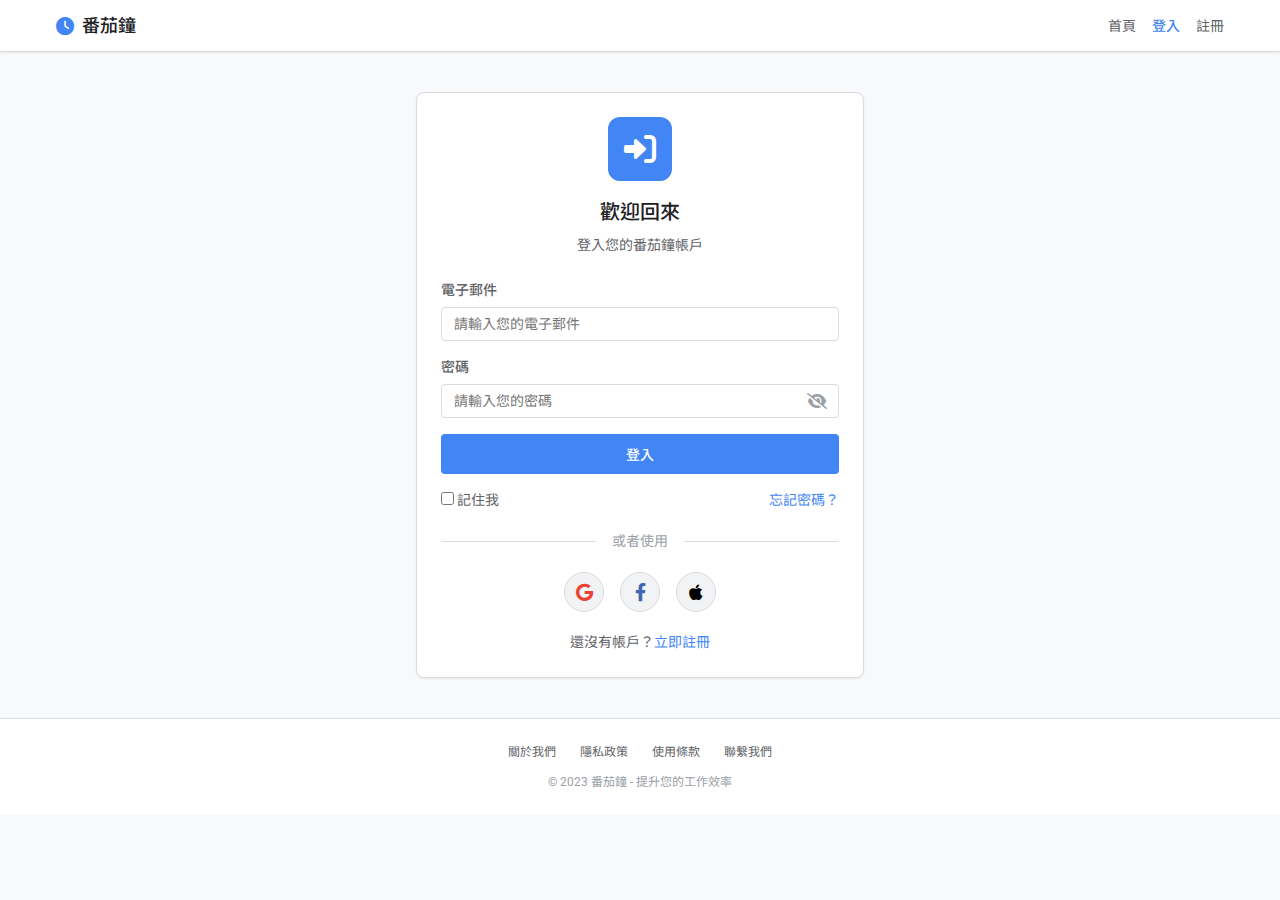
<file: tasks.html>
<!DOCTYPE html>
<html lang="zh-Hant">
<head>
    <meta charset="UTF-8">
    <meta name="viewport" content="width=device-width, initial-scale=1.0">
    <title>番茄鐘 - 任務管理</title>
    <link rel="stylesheet" href="styles.css">
    <link rel="stylesheet" href="https://cdnjs.cloudflare.com/ajax/libs/font-awesome/6.0.0-beta3/css/all.min.css">
    <link href="https://fonts.googleapis.com/css2?family=Roboto:wght@300;400;500;700&family=Noto+Sans+TC:wght@300;400;500;700&display=swap" rel="stylesheet">
    <script src="app.js"></script>
    <style>
        .tasks-container {
            max-width: 800px;
            margin: 0 auto;
            padding: 40px 20px;
        }
        
        .tasks-header {
            display: flex;
            justify-content: space-between;
            align-items: center;
            margin-bottom: 24px;
        }
        
        .tasks-title {
            font-size: 24px;
            font-weight: 500;
            color: var(--dark-color);
        }
        
        .tasks-filter {
            display: flex;
            align-items: center;
            gap: 12px;
            margin-bottom: 24px;
        }
        
        .filter-item {
            padding: 6px 12px;
            border-radius: var(--radius-sm);
            font-size: 14px;
            color: var(--gray-1);
            cursor: pointer;
            transition: background-color 0.2s;
        }
        
        .filter-item:hover {
            background-color: var(--gray-5);
        }
        
        .filter-item.active {
            background-color: var(--primary-color);
            color: white;
        }
        
        .task-list {
            margin-bottom: 30px;
        }
        
        .task-item {
            background-color: var(--light-color);
            border-radius: var(--radius-md);
            box-shadow: var(--shadow-sm);
            padding: 16px;
            margin-bottom: 12px;
            border: 1px solid var(--gray-3);
            display: flex;
            align-items: center;
            transition: transform 0.2s, box-shadow 0.2s;
        }
        
        .task-item:hover {
            box-shadow: var(--shadow-md);
        }
        
        .task-checkbox {
            margin-right: 16px;
            position: relative;
        }
        
        .task-checkbox input {
            position: absolute;
            opacity: 0;
            cursor: pointer;
            height: 0;
            width: 0;
        }
        
        .checkmark {
            position: relative;
            display: block;
            height: 20px;
            width: 20px;
            border-radius: 4px;
            border: 2px solid var(--gray-3);
            transition: all 0.2s;
        }
        
        .task-checkbox input:checked ~ .checkmark {
            background-color: var(--primary-color);
            border-color: var(--primary-color);
        }
        
        .checkmark:after {
            content: "";
            position: absolute;
            display: none;
            left: 6px;
            top: 2px;
            width: 5px;
            height: 10px;
            border: solid white;
            border-width: 0 2px 2px 0;
            transform: rotate(45deg);
        }
        
        .task-checkbox input:checked ~ .checkmark:after {
            display: block;
        }
        
        .task-content {
            flex: 1;
        }
        
        .task-name {
            font-size: 16px;
            font-weight: 500;
            color: var(--dark-color);
            margin-bottom: 6px;
        }
        
        .task-item.completed .task-name {
            text-decoration: line-through;
            color: var(--gray-2);
        }
        
        .task-meta {
            display: flex;
            align-items: center;
            gap: 16px;
            font-size: 14px;
            color: var(--gray-1);
        }
        
        .task-meta-item {
            display: flex;
            align-items: center;
        }
        
        .task-meta-item i {
            margin-right: 6px;
            font-size: 12px;
        }
        
        .task-actions {
            display: flex;
            gap: 8px;
        }
        
        .task-action-btn {
            width: 32px;
            height: 32px;
            border-radius: 50%;
            display: flex;
            align-items: center;
            justify-content: center;
            background-color: var(--gray-5);
            color: var(--gray-1);
            border: none;
            cursor: pointer;
            transition: background-color 0.2s;
        }
        
        .task-action-btn:hover {
            background-color: var(--gray-4);
            color: var(--dark-color);
        }
        
        .task-category-badge {
            display: inline-block;
            padding: 4px 8px;
            border-radius: 12px;
            font-size: 12px;
            background-color: var(--gray-5);
        }
        
        .task-category-badge.work {
            background-color: rgba(66, 133, 244, 0.1);
            color: var(--primary-color);
        }
        
        .task-category-badge.study {
            background-color: rgba(52, 168, 83, 0.1);
            color: var(--secondary-color);
        }
        
        .task-category-badge.personal {
            background-color: rgba(251, 188, 5, 0.1);
            color: var(--warning-color);
        }
        
        /* 深色模式切換按鈕 */
        .dark-mode-toggle-btn {
            width: 36px;
            height: 36px;
            border-radius: 50%;
            background-color: var(--gray-5);
            color: var(--gray-1);
            display: flex;
            align-items: center;
            justify-content: center;
            margin-left: 15px;
            cursor: pointer;
            transition: all 0.2s;
        }
        
        .dark-mode-toggle-btn:hover {
            background-color: var(--gray-3);
        }
        
        body.dark-mode .dark-mode-toggle-btn {
            background-color: #3C4043;
            color: #E8EAED;
        }
        
        body.dark-mode .dark-mode-toggle-btn:hover {
            background-color: #5F6368;
        }
        
        /* 深色模式下的任務項樣式 */
        body.dark-mode .task-item {
            background-color: #1e1e1e;
            border-color: #5F6368;
        }
        
        body.dark-mode .task-name {
            color: #E8EAED;
        }
        
        body.dark-mode .task-meta {
            color: #9AA0A6;
        }
        
        body.dark-mode .task-action-btn {
            background-color: #3C4043;
            color: #9AA0A6;
        }
        
        body.dark-mode .task-action-btn:hover {
            background-color: #5F6368;
            color: #E8EAED;
        }
        
        body.dark-mode .checkmark {
            border-color: #5F6368;
        }
        
        body.dark-mode .filter-item {
            color: #9AA0A6;
        }
        
        body.dark-mode .filter-item:hover {
            background-color: #3C4043;
        }
        
        body.dark-mode .filter-item.active {
            background-color: var(--primary-color);
            color: #E8EAED;
        }
        
        body.dark-mode .tasks-title {
            color: #E8EAED;
        }
        
        .add-task-btn {
            position: fixed;
            bottom: 90px;
            right: 30px;
            width: 60px;
            height: 60px;
            border-radius: 50%;
            background-color: var(--primary-color);
            color: white;
            border: none;
            font-size: 24px;
            cursor: pointer;
            box-shadow: var(--shadow-md);
            display: flex;
            align-items: center;
            justify-content: center;
            transition: background-color 0.2s, transform 0.2s;
            z-index: 99;
        }
        
        .add-task-btn:hover {
            background-color: var(--primary-dark);
            transform: scale(1.05);
        }
        
        .modal {
            display: none;
            position: fixed;
            top: 0;
            left: 0;
            width: 100%;
            height: 100%;
            background-color: rgba(0, 0, 0, 0.5);
            z-index: 1000;
            align-items: center;
            justify-content: center;
        }
        
        .modal.show {
            display: flex;
        }
        
        .modal-content {
            background-color: var(--light-color);
            border-radius: var(--radius-md);
            box-shadow: var(--shadow-lg);
            width: 100%;
            max-width: 500px;
            padding: 24px;
            position: relative;
        }
        
        .modal-header {
            display: flex;
            justify-content: space-between;
            align-items: center;
            margin-bottom: 20px;
        }
        
        .modal-title {
            font-size: 18px;
            font-weight: 500;
            color: var(--dark-color);
        }
        
        .modal-close {
            background: none;
            border: none;
            font-size: 20px;
            color: var(--gray-2);
            cursor: pointer;
        }
        
        .modal-body {
            margin-bottom: 24px;
        }
        
        .modal-footer {
            display: flex;
            justify-content: flex-end;
            gap: 12px;
        }
        
        .empty-state {
            text-align: center;
            padding: 40px 0;
            color: var(--gray-2);
        }
        
        .empty-state i {
            font-size: 48px;
            margin-bottom: 16px;
            color: var(--gray-3);
        }
        
        .empty-state-title {
            font-size: 18px;
            font-weight: 500;
            margin-bottom: 8px;
            color: var(--gray-1);
        }
        
        .empty-state-text {
            font-size: 14px;
            margin-bottom: 20px;
        }
    </style>
</head>
<body>
    <!-- 導航欄 -->
    <nav class="navbar">
        <div class="container navbar-container">
            <a href="index.html" class="navbar-brand">
                <i class="fas fa-clock navbar-brand-icon"></i>
                番茄鐘
            </a>
            <div class="flex align-center">
                <ul class="navbar-nav">
                    <li class="nav-item">
                        <a href="home.html" class="nav-link">計時器</a>
                    </li>
                    <li class="nav-item">
                        <a href="tasks.html" class="nav-link active">任務</a>
                    </li>
                    <li class="nav-item">
                        <a href="stats.html" class="nav-link">統計</a>
                    </li>
                    <li class="nav-item">
                        <a href="settings.html" class="nav-link">設置</a>
                    </li>
                </ul>
                <button class="dark-mode-toggle-btn" id="dark-mode-toggle">
                    <i class="fas fa-moon"></i>
                </button>
            </div>
            <div id="user-container"></div>
        </div>
    </nav>

    <div class="container content-with-tabs">
        <div class="tasks-container">
            <div class="tasks-header">
                <h1 class="tasks-title">任務管理</h1>
            </div>
            
            <div class="tasks-filter">
                <div class="filter-item active" data-filter="all">全部</div>
                <div class="filter-item" data-filter="today">今天</div>
                <div class="filter-item" data-filter="important">重要</div>
                <div class="filter-item" data-filter="completed">已完成</div>
            </div>
            
            <div class="task-list" id="task-list">
                <!-- 任務列表將通過 JavaScript 動態生成 -->
            </div>
            
            <button class="add-task-btn" id="add-task-btn">
                <i class="fas fa-plus"></i>
            </button>
        </div>
        
        <!-- 底部標籤欄 -->
        <div class="tab-bar">
            <a href="home.html" class="tab-item">
                <i class="fas fa-clock tab-icon"></i>
                <span>計時器</span>
            </a>
            <a href="tasks.html" class="tab-item active">
                <i class="fas fa-tasks tab-icon"></i>
                <span>任務</span>
            </a>
            <a href="stats.html" class="tab-item">
                <i class="fas fa-chart-bar tab-icon"></i>
                <span>統計</span>
            </a>
            <a href="settings.html" class="tab-item">
                <i class="fas fa-cog tab-icon"></i>
                <span>設置</span>
            </a>
        </div>
    </div>
    
    <!-- 添加/編輯任務模態框 -->
    <div class="modal" id="task-modal">
        <div class="modal-content">
            <div class="modal-header">
                <h2 class="modal-title" id="modal-title">添加任務</h2>
                <button class="modal-close" id="modal-close">&times;</button>
            </div>
            <div class="modal-body">
                <form id="task-form">
                    <div class="form-group">
                        <label for="task-name" class="form-label">任務名稱</label>
                        <input type="text" id="task-name" class="form-input" placeholder="輸入任務名稱" required>
                    </div>
                    
                    <div class="form-group">
                        <label for="task-category" class="form-label">類別</label>
                        <select id="task-category" class="form-input">
                            <option value="work">工作</option>
                            <option value="study">學習</option>
                            <option value="personal">個人</option>
                        </select>
                    </div>
                    
                    <div class="form-group">
                        <label for="task-pomodoros" class="form-label">預計番茄鐘數</label>
                        <input type="number" id="task-pomodoros" class="form-input" min="1" max="10" value="1">
                    </div>
                    
                    <div class="form-group">
                        <label for="task-date" class="form-label">日期</label>
                        <input type="date" id="task-date" class="form-input">
                    </div>
                    
                    <div class="form-group">
                        <label for="task-priority" class="form-label">優先級</label>
                        <select id="task-priority" class="form-input">
                            <option value="normal">普通</option>
                            <option value="important">重要</option>
                        </select>
                    </div>
                    
                    <input type="hidden" id="task-id">
                </form>
            </div>
            <div class="modal-footer">
                <button class="btn btn-outline" id="cancel-btn">取消</button>
                <button class="btn btn-primary" id="save-task-btn">保存</button>
            </div>
        </div>
    </div>
    
    <!-- 頁腳 -->
    <footer class="footer">
        <div class="container">
            <div class="footer-links">
                <a href="#" class="footer-link">關於我們</a>
                <a href="#" class="footer-link">隱私政策</a>
                <a href="#" class="footer-link">使用條款</a>
                <a href="#" class="footer-link">聯繫我們</a>
            </div>
            <div class="footer-copyright">
                &copy; 2023 番茄鐘 - 提升您的工作效率
            </div>
        </div>
    </footer>
    
    <script>
        document.addEventListener('DOMContentLoaded', function() {
            // 檢查是否已登入
            if (!PomodoroApp.isLoggedIn()) {
                window.location.href = 'login.html';
                return;
            }
            
            // 檢查並應用深色模式設置
            const isDarkMode = localStorage.getItem('darkMode') === 'true';
            if (isDarkMode) {
                document.body.classList.add('dark-mode');
                const icon = document.querySelector('#dark-mode-toggle i');
                icon.classList.remove('fa-moon');
                icon.classList.add('fa-sun');
            }
            
            // 添加使用者資訊和登出按鈕
            const userContainer = document.getElementById('user-container');
            const currentUser = PomodoroApp.getCurrentUser();
            
            if (currentUser) {
                const userInfo = document.createElement('div');
                userInfo.className = 'user-info';
                
                // 使用者頭像
                const userAvatar = document.createElement('div');
                userAvatar.className = 'user-avatar';
                userAvatar.style.backgroundColor = currentUser.avatar || '#4285F4';
                userAvatar.innerHTML = '<i class="fas fa-user"></i>';
                
                // 使用者名稱
                const userName = document.createElement('div');
                userName.className = 'user-name';
                userName.textContent = currentUser.name;
                
                // 登出按鈕
                const logoutBtn = document.createElement('button');
                logoutBtn.className = 'logout-btn ml-2';
                logoutBtn.innerHTML = '<i class="fas fa-sign-out-alt"></i>';
                logoutBtn.title = '登出';
                logoutBtn.addEventListener('click', function() {
                    if (confirm('確定要登出嗎？')) {
                        PomodoroApp.logout();
                    }
                });
                
                userInfo.appendChild(userAvatar);
                userInfo.appendChild(userName);
                userInfo.appendChild(logoutBtn);
                userContainer.appendChild(userInfo);
            }
            
            // 獲取元素
            const taskList = document.getElementById('task-list');
            const addTaskBtn = document.getElementById('add-task-btn');
            const taskModal = document.getElementById('task-modal');
            const modalTitle = document.getElementById('modal-title');
            const modalClose = document.getElementById('modal-close');
            const cancelBtn = document.getElementById('cancel-btn');
            const saveTaskBtn = document.getElementById('save-task-btn');
            const taskForm = document.getElementById('task-form');
            const taskNameInput = document.getElementById('task-name');
            const taskCategorySelect = document.getElementById('task-category');
            const taskPomodorosInput = document.getElementById('task-pomodoros');
            const taskDateInput = document.getElementById('task-date');
            const taskPrioritySelect = document.getElementById('task-priority');
            const taskIdInput = document.getElementById('task-id');
            const filterItems = document.querySelectorAll('.filter-item');
            const darkModeToggleBtn = document.getElementById('dark-mode-toggle');
            
            let currentFilter = 'all';
            
            // 設置今天的日期為默認值
            taskDateInput.valueAsDate = new Date();
            
            // 初始化任務列表
            function initTaskList() {
                // 獲取任務列表
                let tasks = [];
                
                switch (currentFilter) {
                    case 'all':
                        tasks = PomodoroApp.getTasks();
                        break;
                    case 'today':
                        tasks = PomodoroApp.getTasks({ category: 'today' });
                        break;
                    case 'important':
                        tasks = PomodoroApp.getTasks({ category: 'important' });
                        break;
                    case 'completed':
                        tasks = PomodoroApp.getTasks({ completed: true });
                        break;
                }
                
                // 清空任務列表
                taskList.innerHTML = '';
                
                // 如果沒有任務，顯示空狀態
                if (tasks.length === 0) {
                    const emptyState = document.createElement('div');
                    emptyState.className = 'empty-state';
                    emptyState.innerHTML = `
                        <i class="fas fa-tasks"></i>
                        <h3 class="empty-state-title">暫無任務</h3>
                        <p class="empty-state-text">點擊下方按鈕添加新任務</p>
                        <button class="btn btn-primary" id="empty-add-btn">
                            <i class="fas fa-plus mr-1"></i> 添加任務
                        </button>
                    `;
                    taskList.appendChild(emptyState);
                    
                    // 添加事件監聽器
                    document.getElementById('empty-add-btn').addEventListener('click', openAddTaskModal);
                    return;
                }
                
                // 添加任務項
                tasks.forEach(task => {
                    const taskItem = document.createElement('div');
                    taskItem.className = `task-item ${task.completed ? 'completed' : ''}`;
                    taskItem.dataset.id = task.id;
                    
                    // 格式化日期
                    const taskDate = task.date ? new Date(task.date) : new Date();
                    const formattedDate = `${taskDate.getMonth() + 1}/${taskDate.getDate()}`;
                    
                    // 類別顯示名稱
                    const categoryNames = {
                        'work': '工作',
                        'study': '學習',
                        'personal': '個人'
                    };
                    
                    taskItem.innerHTML = `
                        <label class="task-checkbox">
                            <input type="checkbox" ${task.completed ? 'checked' : ''}>
                            <span class="checkmark"></span>
                        </label>
                        <div class="task-content">
                            <div class="task-name">${task.name}</div>
                            <div class="task-meta">
                                <div class="task-meta-item">
                                    <i class="fas fa-clock"></i>
                                    <span>${task.completedPomodoros}/${task.pomodoros}</span>
                                </div>
                                <div class="task-meta-item">
                                    <i class="fas fa-calendar"></i>
                                    <span>${formattedDate}</span>
                                </div>
                                <div class="task-category-badge ${task.category}">
                                    ${categoryNames[task.category] || task.category}
                                </div>
                            </div>
                        </div>
                        <div class="task-actions">
                            <button class="task-action-btn edit-btn" title="編輯">
                                <i class="fas fa-pencil-alt"></i>
                            </button>
                            <button class="task-action-btn delete-btn" title="刪除">
                                <i class="fas fa-trash"></i>
                            </button>
                        </div>
                    `;
                    
                    taskList.appendChild(taskItem);
                    
                    // 添加事件監聽器
                    const checkbox = taskItem.querySelector('input[type="checkbox"]');
                    const editBtn = taskItem.querySelector('.edit-btn');
                    const deleteBtn = taskItem.querySelector('.delete-btn');
                    
                    checkbox.addEventListener('change', function() {
                        toggleTaskCompletion(task.id, this.checked);
                    });
                    
                    editBtn.addEventListener('click', function() {
                        openEditTaskModal(task.id);
                    });
                    
                    deleteBtn.addEventListener('click', function() {
                        deleteTask(task.id);
                    });
                });
            }
            
            // 切換任務完成狀態
            function toggleTaskCompletion(taskId, completed) {
                const task = PomodoroApp.data.tasks.find(t => t.id === taskId);
                if (task) {
                    task.completed = completed;
                    
                    // 如果標記為完成，則設置已完成番茄鐘數等於總番茄鐘數
                    if (completed) {
                        task.completedPomodoros = task.pomodoros;
                    }
                    
                    // 觸發任務更新事件
                    const event = new CustomEvent('taskUpdated', {
                        detail: {
                            type: 'update',
                            task: task
                        }
                    });
                    document.dispatchEvent(event);
                    
                    // 重新初始化任務列表
                    initTaskList();
                }
            }
            
            // 打開添加任務模態框
            function openAddTaskModal() {
                // 重置表單
                taskForm.reset();
                taskIdInput.value = '';
                taskDateInput.valueAsDate = new Date();
                
                // 設置模態框標題
                modalTitle.textContent = '添加任務';
                
                // 顯示模態框
                taskModal.classList.add('show');
            }
            
            // 打開編輯任務模態框
            function openEditTaskModal(taskId) {
                const task = PomodoroApp.data.tasks.find(t => t.id === taskId);
                if (task) {
                    // 填充表單
                    taskNameInput.value = task.name;
                    taskCategorySelect.value = task.category;
                    taskPomodorosInput.value = task.pomodoros;
                    taskDateInput.value = task.date || '';
                    taskPrioritySelect.value = task.priority || 'normal';
                    taskIdInput.value = task.id;
                    
                    // 設置模態框標題
                    modalTitle.textContent = '編輯任務';
                    
                    // 顯示模態框
                    taskModal.classList.add('show');
                }
            }
            
            // 關閉模態框
            function closeModal() {
                taskModal.classList.remove('show');
            }
            
            // 保存任務
            function saveTask() {
                // 獲取表單數據
                const name = taskNameInput.value.trim();
                const category = taskCategorySelect.value;
                const pomodoros = parseInt(taskPomodorosInput.value);
                const date = taskDateInput.value;
                const priority = taskPrioritySelect.value;
                const taskId = taskIdInput.value;
                
                if (!name) {
                    alert('請輸入任務名稱');
                    return;
                }
                
                if (isNaN(pomodoros) || pomodoros < 1) {
                    alert('請輸入有效的番茄鐘數');
                    return;
                }
                
                // 創建任務對象
                const task = {
                    name: name,
                    category: category,
                    pomodoros: pomodoros,
                    completedPomodoros: 0,
                    date: date,
                    priority: priority,
                    completed: false
                };
                
                // 如果是編輯任務
                if (taskId) {
                    task.id = taskId;
                    
                    // 保留已完成的番茄鐘數
                    const existingTask = PomodoroApp.data.tasks.find(t => t.id === taskId);
                    if (existingTask) {
                        task.completedPomodoros = existingTask.completedPomodoros;
                        task.completed = existingTask.completed;
                    }
                    
                    // 觸發任務更新事件
                    const event = new CustomEvent('taskUpdated', {
                        detail: {
                            type: 'update',
                            task: task
                        }
                    });
                    document.dispatchEvent(event);
                } else {
                    // 生成唯一ID
                    task.id = 'task_' + Date.now();
                    
                    // 觸發任務添加事件
                    const event = new CustomEvent('taskUpdated', {
                        detail: {
                            type: 'add',
                            task: task
                        }
                    });
                    document.dispatchEvent(event);
                }
                
                // 關閉模態框
                closeModal();
                
                // 重新初始化任務列表
                initTaskList();
            }
            
            // 刪除任務
            function deleteTask(taskId) {
                if (confirm('確定要刪除此任務嗎？')) {
                    // 觸發任務刪除事件
                    const event = new CustomEvent('taskUpdated', {
                        detail: {
                            type: 'delete',
                            taskId: taskId
                        }
                    });
                    document.dispatchEvent(event);
                    
                    // 重新初始化任務列表
                    initTaskList();
                }
            }
            
            // 深色模式切換
            function toggleDarkMode() {
                document.body.classList.toggle('dark-mode');
                const isDark = document.body.classList.contains('dark-mode');
                localStorage.setItem('darkMode', isDark);
                
                const icon = darkModeToggleBtn.querySelector('i');
                if (isDark) {
                    icon.classList.remove('fa-moon');
                    icon.classList.add('fa-sun');
                    darkModeToggleBtn.title = '切換至淺色模式';
                } else {
                    icon.classList.remove('fa-sun');
                    icon.classList.add('fa-moon');
                    darkModeToggleBtn.title = '切換至深色模式';
                }
            }
            
            // 事件監聽器
            addTaskBtn.addEventListener('click', openAddTaskModal);
            modalClose.addEventListener('click', closeModal);
            cancelBtn.addEventListener('click', closeModal);
            saveTaskBtn.addEventListener('click', saveTask);
            darkModeToggleBtn.addEventListener('click', toggleDarkMode);
            
            // 過濾器點擊事件
            filterItems.forEach(item => {
                item.addEventListener('click', function() {
                    // 移除所有過濾器的活動狀態
                    filterItems.forEach(i => i.classList.remove('active'));
                    
                    // 添加當前過濾器的活動狀態
                    this.classList.add('active');
                    
                    // 設置當前過濾器
                    currentFilter = this.dataset.filter;
                    
                    // 重新初始化任務列表
                    initTaskList();
                });
            });
            
            // 初始化任務列表
            initTaskList();
        });
    </script>
</body>
</html>
</file>
<file: styles.css>
:root {
    /* 顏色 */
    --primary-color: #4285F4;
    --primary-dark: #3367d6;
    --primary-light: #8ab4f8;
    --secondary-color: #34A853;
    --success-color: #34A853;
    --warning-color: #FBBC05;
    --error-color: #EA4335;
    --dark-color: #202124;
    --light-color: #FFFFFF;
    --background-color: #F8F9FA;
    
    /* 灰階 */
    --gray-1: #5F6368;
    --gray-2: #9AA0A6;
    --gray-3: #DADCE0;
    --gray-4: #E8EAED;
    --gray-5: #F1F3F4;
    
    /* 圓角 */
    --radius-sm: 4px;
    --radius-md: 8px;
    --radius-lg: 12px;
    
    /* 陰影 */
    --shadow-sm: 0 1px 2px rgba(60, 64, 67, 0.1);
    --shadow-md: 0 2px 4px rgba(60, 64, 67, 0.1);
    --shadow-lg: 0 4px 8px rgba(60, 64, 67, 0.1);
}

* {
    box-sizing: border-box;
    margin: 0;
    padding: 0;
}

body {
    font-family: 'Roboto', 'Noto Sans TC', sans-serif;
    color: var(--dark-color);
    line-height: 1.5;
    background-color: var(--background-color);
}

a {
    color: var(--primary-color);
    text-decoration: none;
    transition: color 0.2s;
}

a:hover {
    color: var(--primary-dark);
    text-decoration: underline;
}

button {
    cursor: pointer;
    font-family: inherit;
}

input, button, textarea, select {
    font-family: inherit;
}

/* 網頁版按鈕樣式 */
.btn {
    display: inline-block;
    padding: 8px 16px;
    border-radius: var(--radius-sm);
    border: none;
    font-weight: 500;
    font-size: 14px;
    cursor: pointer;
    transition: background-color 0.2s, box-shadow 0.2s;
}

.btn:hover {
    box-shadow: var(--shadow-sm);
}

.btn-primary {
    background-color: var(--primary-color);
    color: white;
}

.btn-primary:hover {
    background-color: var(--primary-dark);
}

.btn-secondary {
    background-color: var(--secondary-color);
    color: white;
}

.btn-secondary:hover {
    background-color: #2d9448;
}

.btn-outline {
    background-color: transparent;
    border: 1px solid var(--gray-3);
    color: var(--gray-1);
}

.btn-outline:hover {
    background-color: var(--gray-5);
    border-color: var(--gray-2);
}

/* 網頁版容器樣式 */
.container {
    width: 100%;
    max-width: 1200px;
    margin: 0 auto;
    padding: 0 16px;
}

/* 網頁版卡片樣式 */
.card {
    background-color: var(--light-color);
    border-radius: var(--radius-md);
    box-shadow: var(--shadow-sm);
    padding: 16px;
    margin-bottom: 16px;
    border: 1px solid var(--gray-3);
}

.card-header {
    padding-bottom: 12px;
    margin-bottom: 12px;
    border-bottom: 1px solid var(--gray-4);
    display: flex;
    justify-content: space-between;
    align-items: center;
}

.card-title {
    font-size: 16px;
    font-weight: 500;
    color: var(--dark-color);
}

.card-body {
    color: var(--gray-1);
}

/* 網頁版表單樣式 */
.form-group {
    margin-bottom: 16px;
}

.form-label {
    display: block;
    margin-bottom: 6px;
    font-size: 14px;
    font-weight: 500;
    color: var(--gray-1);
}

.form-input {
    width: 100%;
    padding: 8px 12px;
    border: 1px solid var(--gray-3);
    border-radius: var(--radius-sm);
    font-size: 14px;
    transition: border-color 0.2s;
}

.form-input:focus {
    outline: none;
    border-color: var(--primary-color);
    box-shadow: 0 0 0 2px rgba(66, 133, 244, 0.2);
}

/* 網頁版導航欄 */
.navbar {
    background-color: var(--light-color);
    box-shadow: var(--shadow-sm);
    padding: 12px 0;
    border-bottom: 1px solid var(--gray-3);
    margin-bottom: 24px;
}

.navbar-container {
    display: flex;
    justify-content: space-between;
    align-items: center;
    flex-wrap: nowrap;
}

.navbar-brand {
    display: flex;
    align-items: center;
    color: var(--dark-color);
    font-weight: 500;
    font-size: 18px;
    text-decoration: none;
}

.navbar-brand:hover {
    text-decoration: none;
    color: var(--dark-color);
}

.navbar-brand-icon {
    margin-right: 8px;
    color: var(--primary-color);
}

.navbar-nav {
    display: flex;
    list-style: none;
    margin: 0;
    padding: 0;
}

.nav-item {
    margin-left: 16px;
}

.nav-link {
    color: var(--gray-1);
    text-decoration: none;
    font-size: 14px;
    transition: color 0.2s;
}

.nav-link:hover {
    color: var(--primary-color);
    text-decoration: none;
}

.nav-link.active {
    color: var(--primary-color);
    font-weight: 500;
}

/* 工具類 */
.text-center {
    text-align: center;
}

.text-right {
    text-align: right;
}

.text-left {
    text-align: left;
}

.mt-1 { margin-top: 8px; }
.mt-2 { margin-top: 16px; }
.mt-3 { margin-top: 24px; }
.mt-4 { margin-top: 32px; }

.mb-1 { margin-bottom: 8px; }
.mb-2 { margin-bottom: 16px; }
.mb-3 { margin-bottom: 24px; }
.mb-4 { margin-bottom: 32px; }

.ml-1 { margin-left: 8px; }
.ml-2 { margin-left: 16px; }
.ml-3 { margin-left: 24px; }
.ml-4 { margin-left: 32px; }

.mr-1 { margin-right: 8px; }
.mr-2 { margin-right: 16px; }
.mr-3 { margin-right: 24px; }
.mr-4 { margin-right: 32px; }

.p-1 { padding: 8px; }
.p-2 { padding: 16px; }
.p-3 { padding: 24px; }
.p-4 { padding: 32px; }

.flex {
    display: flex;
}

.flex-column {
    flex-direction: column;
}

.justify-center {
    justify-content: center;
}

.justify-between {
    justify-content: space-between;
}

.justify-end {
    justify-content: flex-end;
}

.align-center {
    align-items: center;
}

.align-start {
    align-items: flex-start;
}

.align-end {
    align-items: flex-end;
}

.gap-1 {
    gap: 8px;
}

.gap-2 {
    gap: 16px;
}

.gap-3 {
    gap: 24px;
}

.gap-4 {
    gap: 32px;
}

.w-100 {
    width: 100%;
}

.h-100 {
    height: 100%;
}

.hidden {
    display: none;
}

.visible {
    display: block;
}

/* 網頁版頁腳 */
.footer {
    padding: 24px 0;
    background-color: var(--light-color);
    border-top: 1px solid var(--gray-3);
    margin-top: 40px;
    color: var(--gray-2);
    font-size: 12px;
}

.footer-links {
    display: flex;
    justify-content: center;
    margin-bottom: 12px;
}

.footer-link {
    margin: 0 12px;
    color: var(--gray-1);
    text-decoration: none;
}

.footer-link:hover {
    color: var(--primary-color);
    text-decoration: underline;
}

.footer-copyright {
    text-align: center;
}

/* 響應式設計 */
@media (max-width: 768px) {
    .container {
        padding: 0 12px;
    }
}

@media (max-width: 480px) {
    .navbar-nav {
        display: none;
    }
} 

/* 深色模式樣式 */
body.dark-mode {
    background-color: #202124;
    color: #E8EAED;
}

body.dark-mode .navbar,
body.dark-mode .footer,
body.dark-mode .card,
body.dark-mode .settings-list,
body.dark-mode .task-section,
body.dark-mode .modal-container {
    background-color: #303134;
    border-color: #5F6368;
}

body.dark-mode .navbar-brand,
body.dark-mode .card-title,
body.dark-mode .settings-label,
body.dark-mode .form-label,
body.dark-mode .timer-time,
body.dark-mode .modal-title {
    color: #E8EAED;
}

body.dark-mode .nav-link,
body.dark-mode .footer-link,
body.dark-mode .settings-description,
body.dark-mode .timer-label,
body.dark-mode .task-title {
    color: #9AA0A6;
}

body.dark-mode .settings-item {
    border-color: #5F6368;
}

body.dark-mode .settings-item:hover {
    background-color: #3C4043;
}

body.dark-mode .btn-outline {
    border-color: #5F6368;
    color: #9AA0A6;
}

body.dark-mode .btn-outline:hover {
    background-color: #3C4043;
}

body.dark-mode .form-input {
    background-color: #303134;
    border-color: #5F6368;
    color: #E8EAED;
}

body.dark-mode .timer-mode {
    color: #9AA0A6;
}

body.dark-mode .timer-mode.active {
    background-color: #303134;
    color: var(--primary-color);
}

body.dark-mode .timer-modes {
    background-color: #3C4043;
}

body.dark-mode .toggle-slider {
    background-color: #5F6368;
}

body.dark-mode .toggle-switch input:checked + .toggle-slider {
    background-color: var(--primary-color);
} 

/* 底部標籤欄 */
.tab-bar {
    position: fixed;
    bottom: 0;
    left: 0;
    right: 0;
    background-color: var(--light-color);
    display: flex;
    justify-content: space-around;
    align-items: center;
    padding: 10px 0;
    border-top: 1px solid var(--gray-3);
    box-shadow: var(--shadow-sm);
    z-index: 100;
}

.tab-item {
    display: flex;
    flex-direction: column;
    align-items: center;
    color: var(--gray-1);
    text-decoration: none;
    font-size: 12px;
    padding: 5px 0;
    width: 25%;
    transition: color 0.2s;
}

.tab-item:hover {
    color: var(--primary-color);
    text-decoration: none;
}

.tab-item.active {
    color: var(--primary-color);
}

.tab-icon {
    font-size: 20px;
    margin-bottom: 4px;
}

/* 確保內容不被底部標籤欄遮擋 */
.content-with-tabs {
    padding-bottom: 70px;
}

/* 深色模式下的底部標籤欄 */
body.dark-mode .tab-bar {
    background-color: #303134;
    border-color: #5F6368;
} 

/* 使用者資訊樣式 */
.user-info {
    display: flex;
    align-items: center;
    margin-left: 16px;
}

.user-avatar {
    width: 32px;
    height: 32px;
    border-radius: 50%;
    display: flex;
    align-items: center;
    justify-content: center;
    color: white;
    font-size: 14px;
    margin-right: 8px;
    flex-shrink: 0;
}

.user-name {
    font-size: 14px;
    font-weight: 500;
    color: var(--dark-color);
    margin-right: 8px;
    white-space: nowrap;
    overflow: hidden;
    text-overflow: ellipsis;
    max-width: 120px;
}

.logout-btn {
    background: none;
    border: none;
    color: var(--gray-1);
    font-size: 16px;
    cursor: pointer;
    padding: 4px;
    border-radius: 50%;
    display: flex;
    align-items: center;
    justify-content: center;
    transition: background-color 0.2s;
}

.logout-btn:hover {
    background-color: var(--gray-5);
    color: var(--primary-color);
}

/* 深色模式下的使用者資訊 */
body.dark-mode .user-name {
    color: var(--gray-4);
}

body.dark-mode .logout-btn {
    color: var(--gray-3);
}

body.dark-mode .logout-btn:hover {
    background-color: #3C4043;
}
</file>
